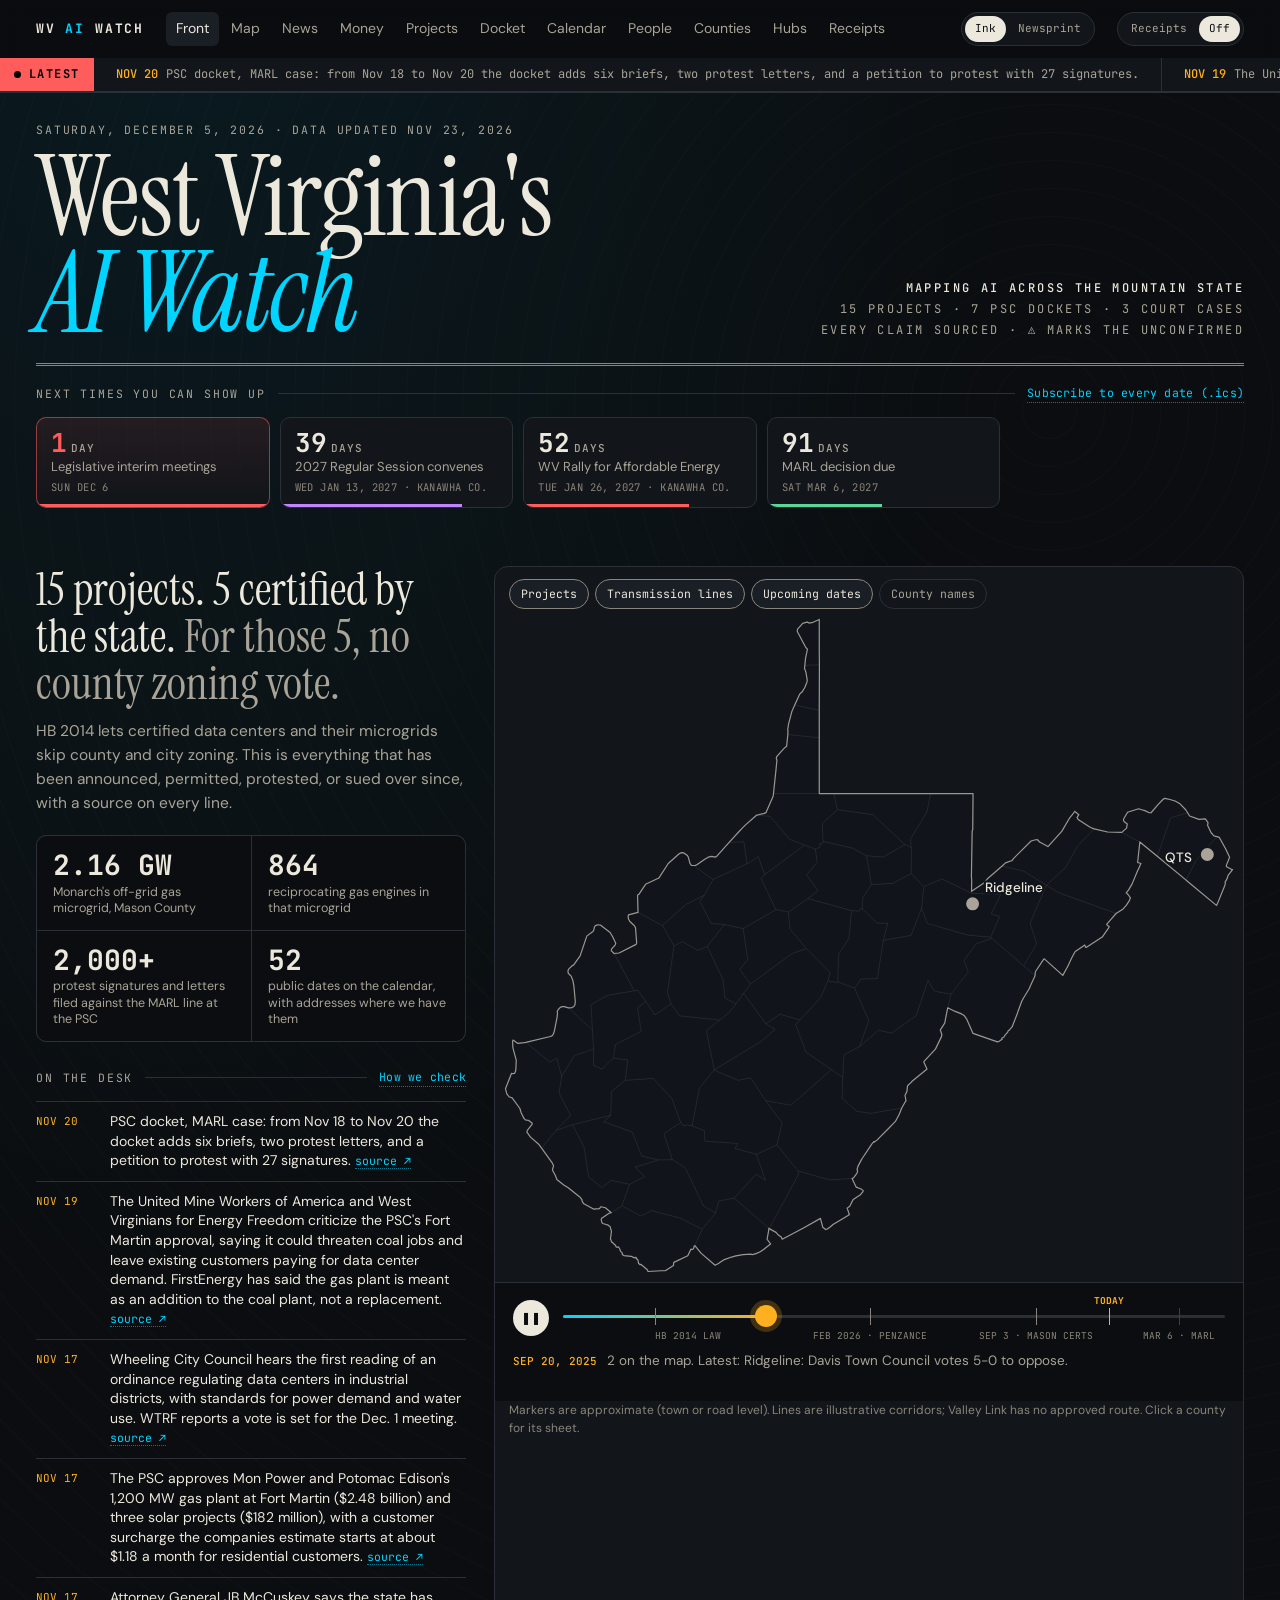
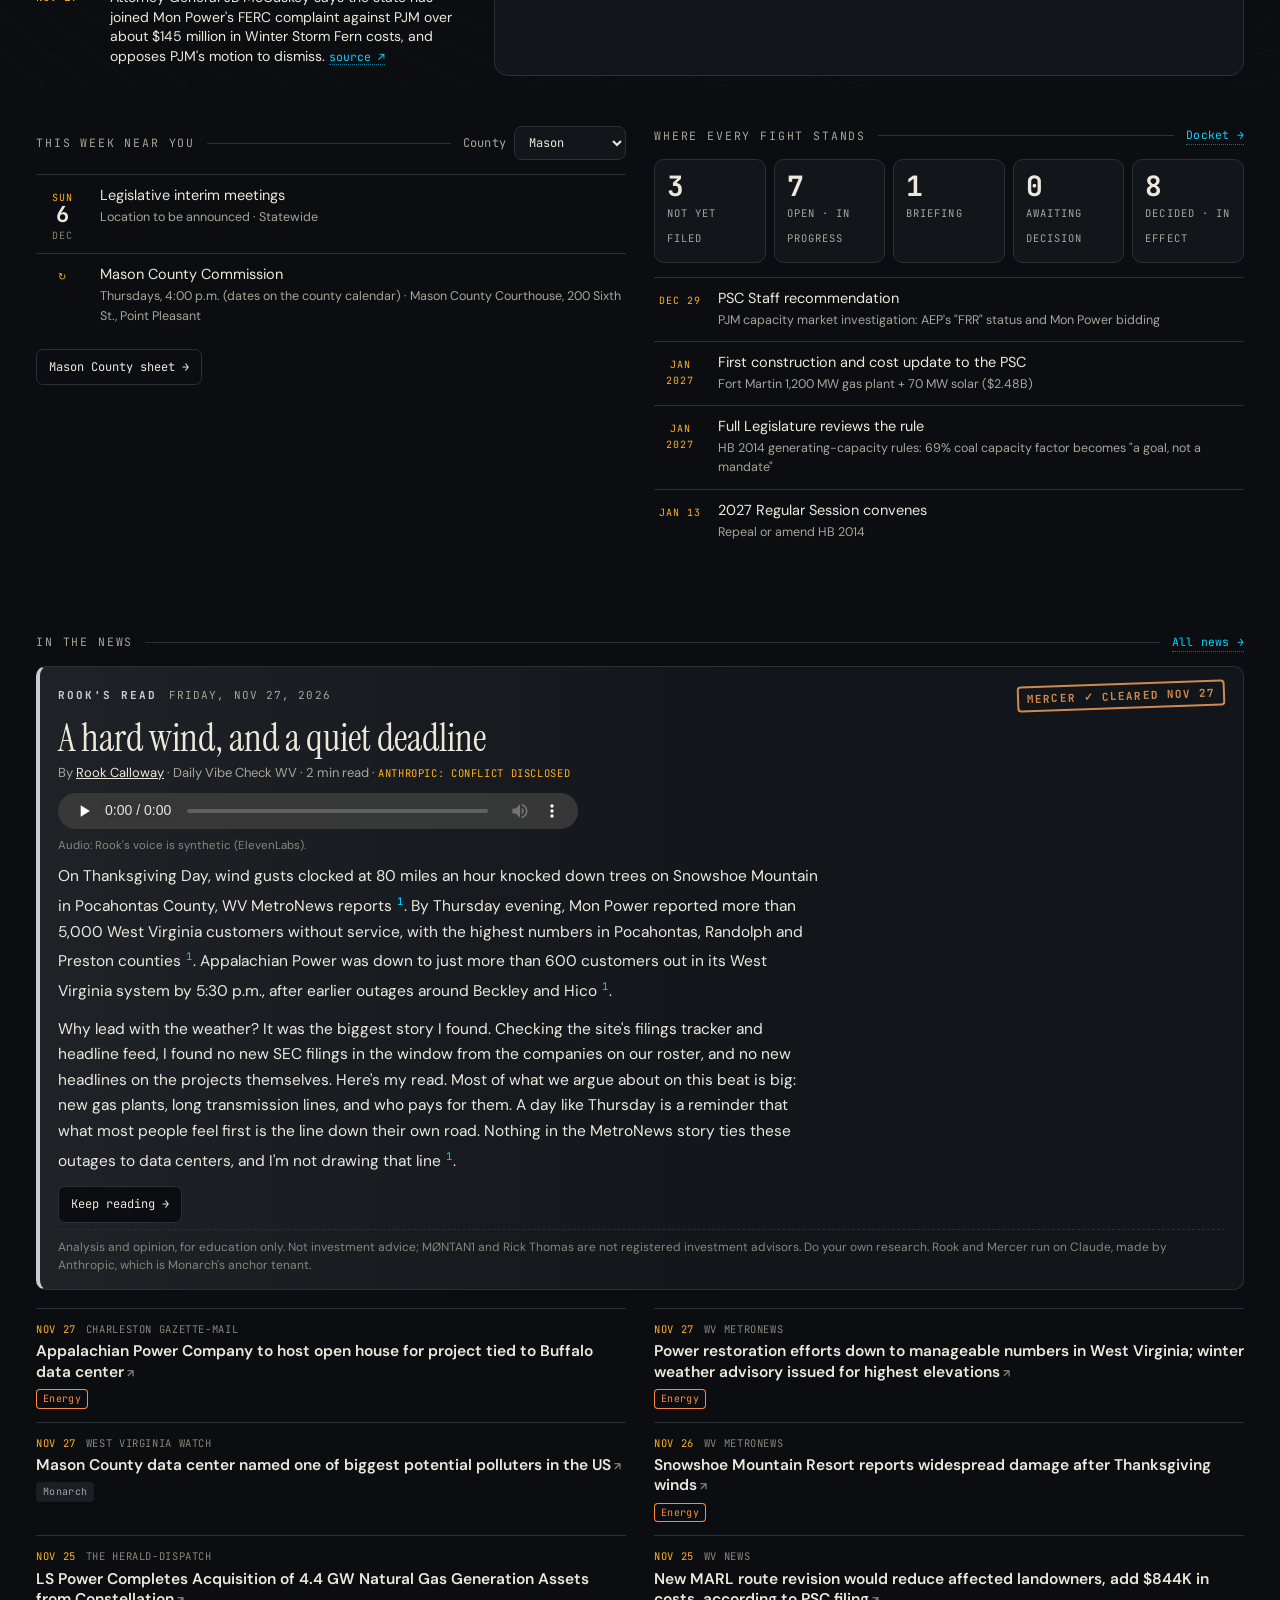
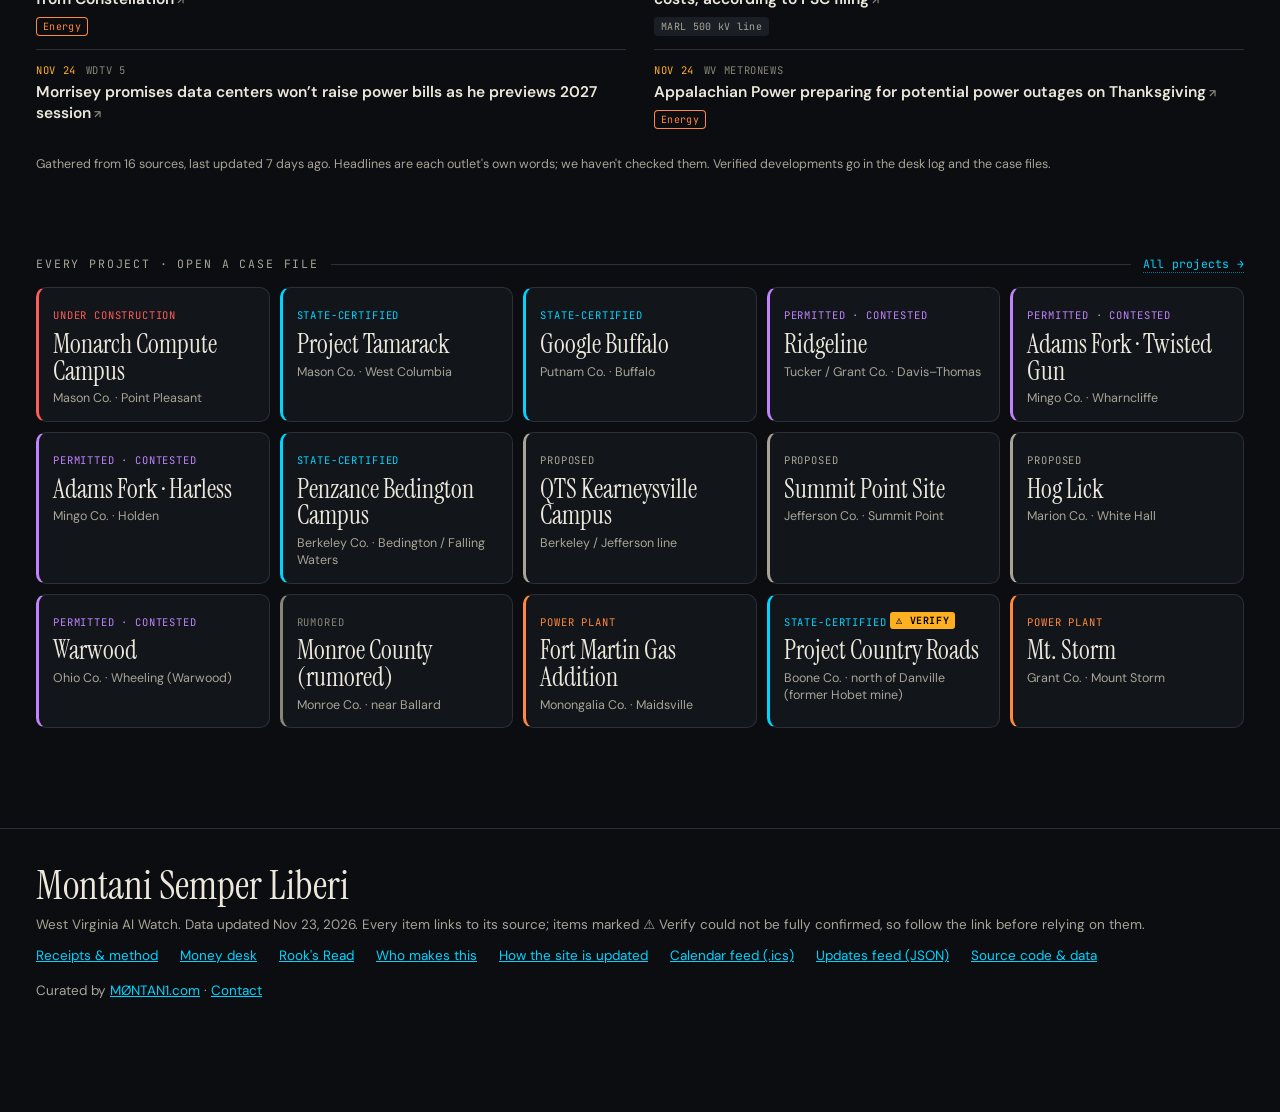
<file: index.html>
<!DOCTYPE html>
<html lang="en" data-theme="ink" data-v="20261103m">
<head>
<meta charset="UTF-8">
<meta name="viewport" content="width=device-width, initial-scale=1.0, viewport-fit=cover">
<title>West Virginia AI Watch: Data Centers, PSC Filings, Lawsuits, and Hearings Mapped</title>
<meta name="description" content="West Virginia AI Watch tracks every data center and AI power project in the state: Nscale Monarch, Google Buffalo, Starwood Tamarack, Fundamental Data Ridgeline, TransGas Adams Fork, Penzance and more. Case files, PSC and court dockets, a public-meetings calendar, county sheets to print, and a source on every claim.">
<meta name="keywords" content="West Virginia AI Watch, WV data centers map, HB 2014, PSC West Virginia data center, Monarch Compute Campus, Nscale, Fundamental Data Ridgeline, Tucker United, Google Buffalo WV, Project Tamarack, Adams Fork TransGas, Valley Link, MARL, Fort Martin, West Virginia public hearings, county commission meetings">
<meta name="author" content="MØNTAN1.com">
<meta name="robots" content="index, follow, max-image-preview:large">
<meta name="theme-color" content="#0B0D10">
<link rel="canonical" href="https://wvaihub.com/">

<link rel="icon" type="image/svg+xml" href="/assets/favicon.svg">
<link rel="icon" type="image/png" sizes="32x32" href="/assets/favicon-32x32.png">
<link rel="icon" type="image/png" sizes="16x16" href="/assets/favicon-16x16.png">
<link rel="apple-touch-icon" sizes="180x180" href="/assets/apple-touch-icon.png">
<link rel="manifest" href="/assets/site.webmanifest">
<link rel="alternate" type="text/calendar" title="WV AI Watch calendar" href="/calendar.ics">
<link rel="alternate" type="application/feed+json" title="WV AI Watch updates" href="/feed.json">

<meta property="og:type" content="website">
<meta property="og:site_name" content="WV AI Watch">
<meta property="og:locale" content="en_US">
<meta property="og:url" content="https://wvaihub.com/">
<meta property="og:title" content="West Virginia AI Watch: Mapping AI Across the Mountain State">
<meta property="og:description" content="13 data center and AI power projects, with case files, PSC and court dockets, every public hearing and meeting, printable county sheets, and a source on every claim.">
<meta property="og:image" content="https://wvaihub.com/assets/og-image.png">
<meta property="og:image:type" content="image/png">
<meta property="og:image:width" content="1200">
<meta property="og:image:height" content="630">
<meta property="og:image:alt" content="West Virginia's AI Watch: state outline map, 13 projects watched, 4 state-certified.">
<meta name="twitter:card" content="summary_large_image">
<meta name="twitter:title" content="West Virginia AI Watch">
<meta name="twitter:description" content="Mapping AI across the Mountain State: data centers, PSC filings, lawsuits, hearings, and the people involved.">
<meta name="twitter:image" content="https://wvaihub.com/assets/og-image.png">

<link rel="preconnect" href="https://fonts.googleapis.com">
<link rel="preconnect" href="https://fonts.gstatic.com" crossorigin>
<link href="https://fonts.googleapis.com/css2?family=DM+Sans:ital,opsz,wght@0,9..40,300..700;1,9..40,400&family=Instrument+Serif:ital@0;1&family=JetBrains+Mono:wght@400;500;700&display=swap" rel="stylesheet">
<link rel="stylesheet" href="assets/css/watch.css?v=20261103m">
<script>
  // Apply the saved theme before first paint (no flash).
  try { if (localStorage.getItem('wvaiwatch.theme') === 'news') document.documentElement.dataset.theme = 'news'; } catch (e) {}
</script>
<script type="application/ld+json">
{
  "@context": "https://schema.org",
  "@graph": [
    { "@type": "WebSite", "@id": "https://wvaihub.com/#website", "url": "https://wvaihub.com/", "name": "WV AI Watch",
      "description": "Tracking West Virginia's data center and AI power projects: case files, regulatory dockets, public meetings, and sources.",
      "inLanguage": "en-US", "publisher": { "@id": "https://wvaihub.com/#publisher" } },
    { "@type": "Organization", "@id": "https://wvaihub.com/#publisher", "name": "MØNTAN1",
      "alternateName": ["MØNTAN1.com", "MØNTAN1 Consulting", "Mountain State Freedom Tech", "MSFT-WV", "HODL in the Holler"],
      "url": "https://montaniai.com", "contactPoint": { "@type": "ContactPoint", "contactType": "general", "url": "https://wvaihub.com/#/contact" },
      "sameAs": ["https://montanibitcoin.com", "https://www.meetup.com/msft-wv/"],
      "areaServed": { "@type": "AdministrativeArea", "name": "West Virginia" },
      "logo": { "@type": "ImageObject", "url": "https://wvaihub.com/assets/icon-512.png", "width": 512, "height": 512 } },
    { "@type": "Dataset", "@id": "https://wvaihub.com/#data", "name": "WV AI Watch data",
      "description": "Projects, docket items, public events, standing meetings, people, and sourced connections for West Virginia data center and AI power projects.",
      "url": "https://wvaihub.com/", "creator": { "@id": "https://wvaihub.com/#publisher" }, "dateModified": "2026-11-03",
      "spatialCoverage": { "@type": "Place", "name": "West Virginia" },
      "distribution": [ { "@type": "DataDownload", "encodingFormat": "application/json", "contentUrl": "https://wvaihub.com/data/projects.json" },
                        { "@type": "DataDownload", "encodingFormat": "application/json", "contentUrl": "https://wvaihub.com/data/companies.json" },
                        { "@type": "DataDownload", "encodingFormat": "text/calendar", "contentUrl": "https://wvaihub.com/calendar.ics" } ] }
  ]
}
</script>
</head>
<body>
<a class="skip" href="#app">Skip to content</a>

<header class="hdr">
  <div class="wrap hdr-in">
    <a class="logo" href="#/">WV <b>AI</b> WATCH</a>
    <nav class="nav" id="nav" aria-label="Main"></nav>
    <span class="sp"></span>
    <div class="toggle" role="group" aria-label="Theme"><button type="button" data-theme-set="ink" aria-pressed="true">Ink</button><button type="button" data-theme-set="news" aria-pressed="false">Newsprint</button></div>
    <div class="toggle" role="group" aria-label="Receipts mode" title="Show sources and verification status inline"><button type="button" data-rx-set="1" aria-pressed="false">Receipts</button><button type="button" data-rx-set="0" aria-pressed="true">Off</button></div>
    <button type="button" class="menu-btn" id="menuBtn" aria-label="Menu" aria-expanded="false" aria-controls="drawer"><span></span></button>
  </div>
  <div class="rx-banner"><div class="wrap">RECEIPTS MODE · sources and verification status are shown inline. <a href="#/receipts">How we check →</a></div></div>
  <div class="ticker" id="ticker" aria-label="Latest updates"></div>
</header>

<div class="drawer" id="drawer">
  <nav id="drawerLinks" aria-label="Main (mobile)"></nav>
  <div class="toggles">
    <div class="toggle" role="group" aria-label="Theme"><button type="button" data-theme-set="ink">Ink</button><button type="button" data-theme-set="news">Newsprint</button></div>
    <div class="toggle" role="group" aria-label="Receipts mode"><button type="button" data-rx-set="1">Receipts</button><button type="button" data-rx-set="0">Off</button></div>
  </div>
</div>

<main id="app" tabindex="-1">
  <div class="wrap loading">
    <h1 style="font-family:var(--serif);font-weight:400;font-size:56px;line-height:1">West Virginia's AI Watch</h1>
    <p>Mapping AI across the Mountain State. Loading the desk…</p>
    <noscript>
      <p style="margin-top:16px">This site needs JavaScript for the map, case files, and calendar. Everything is also available as plain files:
        <a href="data/projects.json">projects</a>, <a href="data/docket.json">docket</a>, <a href="data/events.json">events</a>,
        <a href="calendar.ics">calendar (.ics)</a>, and the sourced dossier in
        <a href="https://github.com/m0ntan1/WV-AI-HUB/tree/main/research">/research</a>.</p>
    </noscript>
  </div>
</main>

<footer class="ftr">
  <div class="wrap">
    <p class="big">Montani Semper Liberi</p>
    <p>West Virginia AI Watch. Data updated <span id="updated">Nov 3, 2026</span>. Every item links to its source; items marked ⚠ Verify could not be fully confirmed, so follow the link before relying on them.</p>
    <div class="row">
      <a href="#/receipts">Receipts &amp; method</a>
      <a href="#/money">Money desk</a>
      <a href="#/rook">Rook's Read</a>
      <a href="#/desk">Who makes this</a>
      <a href="https://github.com/m0ntan1/WV-AI-HUB/blob/main/docs/update-plan.md" target="_blank" rel="noopener">How the site is updated</a>
      <a href="calendar.ics">Calendar feed (.ics)</a>
      <a href="feed.json">Updates feed (JSON)</a>
      <a href="https://github.com/m0ntan1/WV-AI-HUB" target="_blank" rel="noopener">Source code &amp; data</a>
    </div>
    <p style="margin-top:14px">Curated by <a href="https://montaniai.com" target="_blank" rel="noopener" class="brand-mark">M<span class="slash">Ø</span>NTAN1.com</a> · <a href="#/contact">Contact</a></p>
  </div>
</footer>

<!-- Hidden copy of the contact form so Netlify Forms registers it at deploy time.
     Field names must match assets/js/views/contact.js exactly. -->
<form name="contact" netlify netlify-honeypot="bot-field" hidden>
  <input type="hidden" name="form-name" value="contact">
  <input type="hidden" name="subject">
  <input name="bot-field">
  <input type="radio" name="topic" value="question"><input type="radio" name="topic" value="tip"><input type="radio" name="topic" value="correction">
  <textarea name="message"></textarea>
  <input type="email" name="email">
</form>

<nav class="tabbar" aria-label="Quick">
  <a href="#/" data-nav=""><svg viewBox="0 0 24 24" fill="none" stroke="currentColor" stroke-width="1.8"><path d="M4 10l8-6 8 6v10H4z"/></svg>Front</a>
  <a href="#/map" data-nav="map"><svg viewBox="0 0 24 24" fill="none" stroke="currentColor" stroke-width="1.8"><path d="M3 6l6-2 6 2 6-2v14l-6 2-6-2-6 2z M9 4v14 M15 6v14"/></svg>Map</a>
  <a href="#/calendar" data-nav="calendar"><svg viewBox="0 0 24 24" fill="none" stroke="currentColor" stroke-width="1.8"><rect x="4" y="5" width="16" height="15" rx="2"/><path d="M4 10h16 M9 3v4 M15 3v4"/></svg>Dates</a>
  <a href="#/docket" data-nav="docket"><svg viewBox="0 0 24 24" fill="none" stroke="currentColor" stroke-width="1.8"><path d="M5 4h10l4 4v12H5z M8 11h8 M8 15h8"/></svg>Docket</a>
  <a href="#/counties" data-nav="counties"><svg viewBox="0 0 24 24" fill="none" stroke="currentColor" stroke-width="1.8"><path d="M12 21s-7-6.2-7-11a7 7 0 0114 0c0 4.8-7 11-7 11z"/><circle cx="12" cy="10" r="2.5"/></svg>Counties</a>
</nav>

<script type="module" src="assets/js/main.js?v=20261103m"></script>
</body>
</html>
</file>
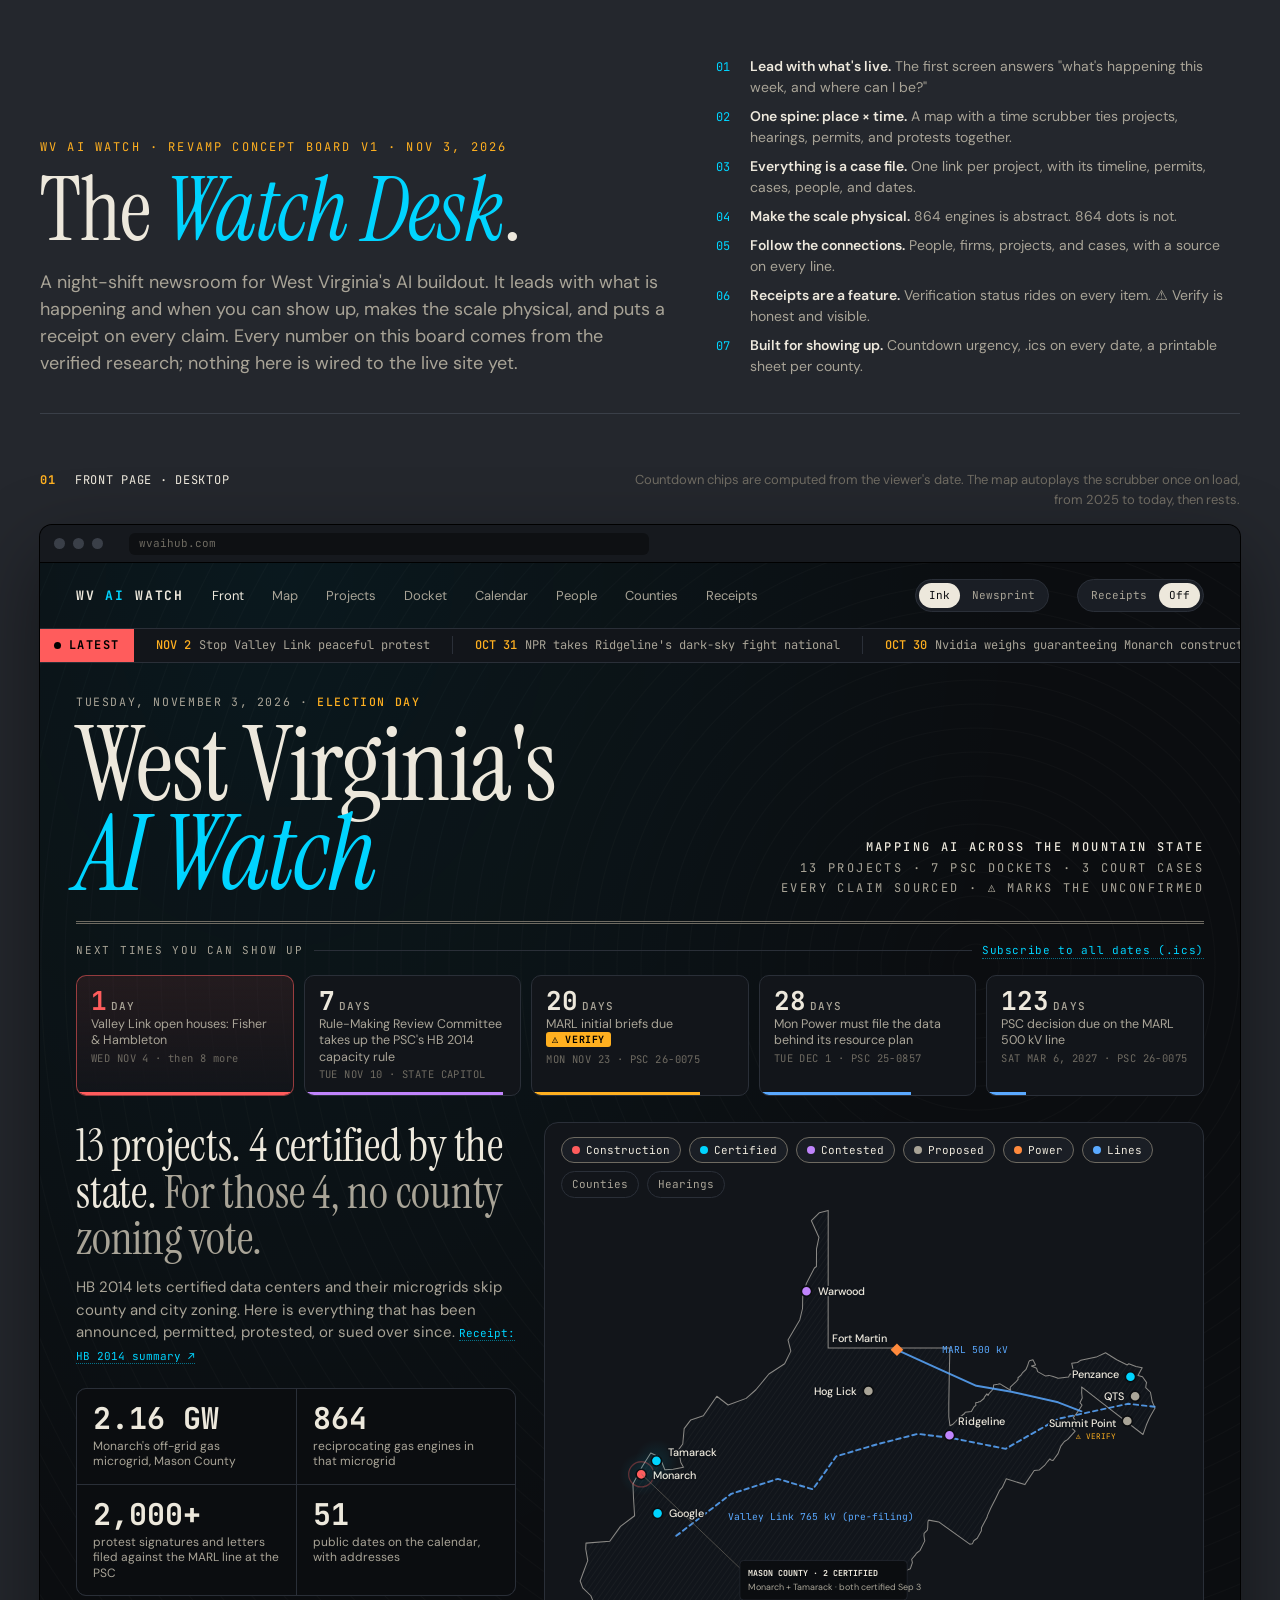
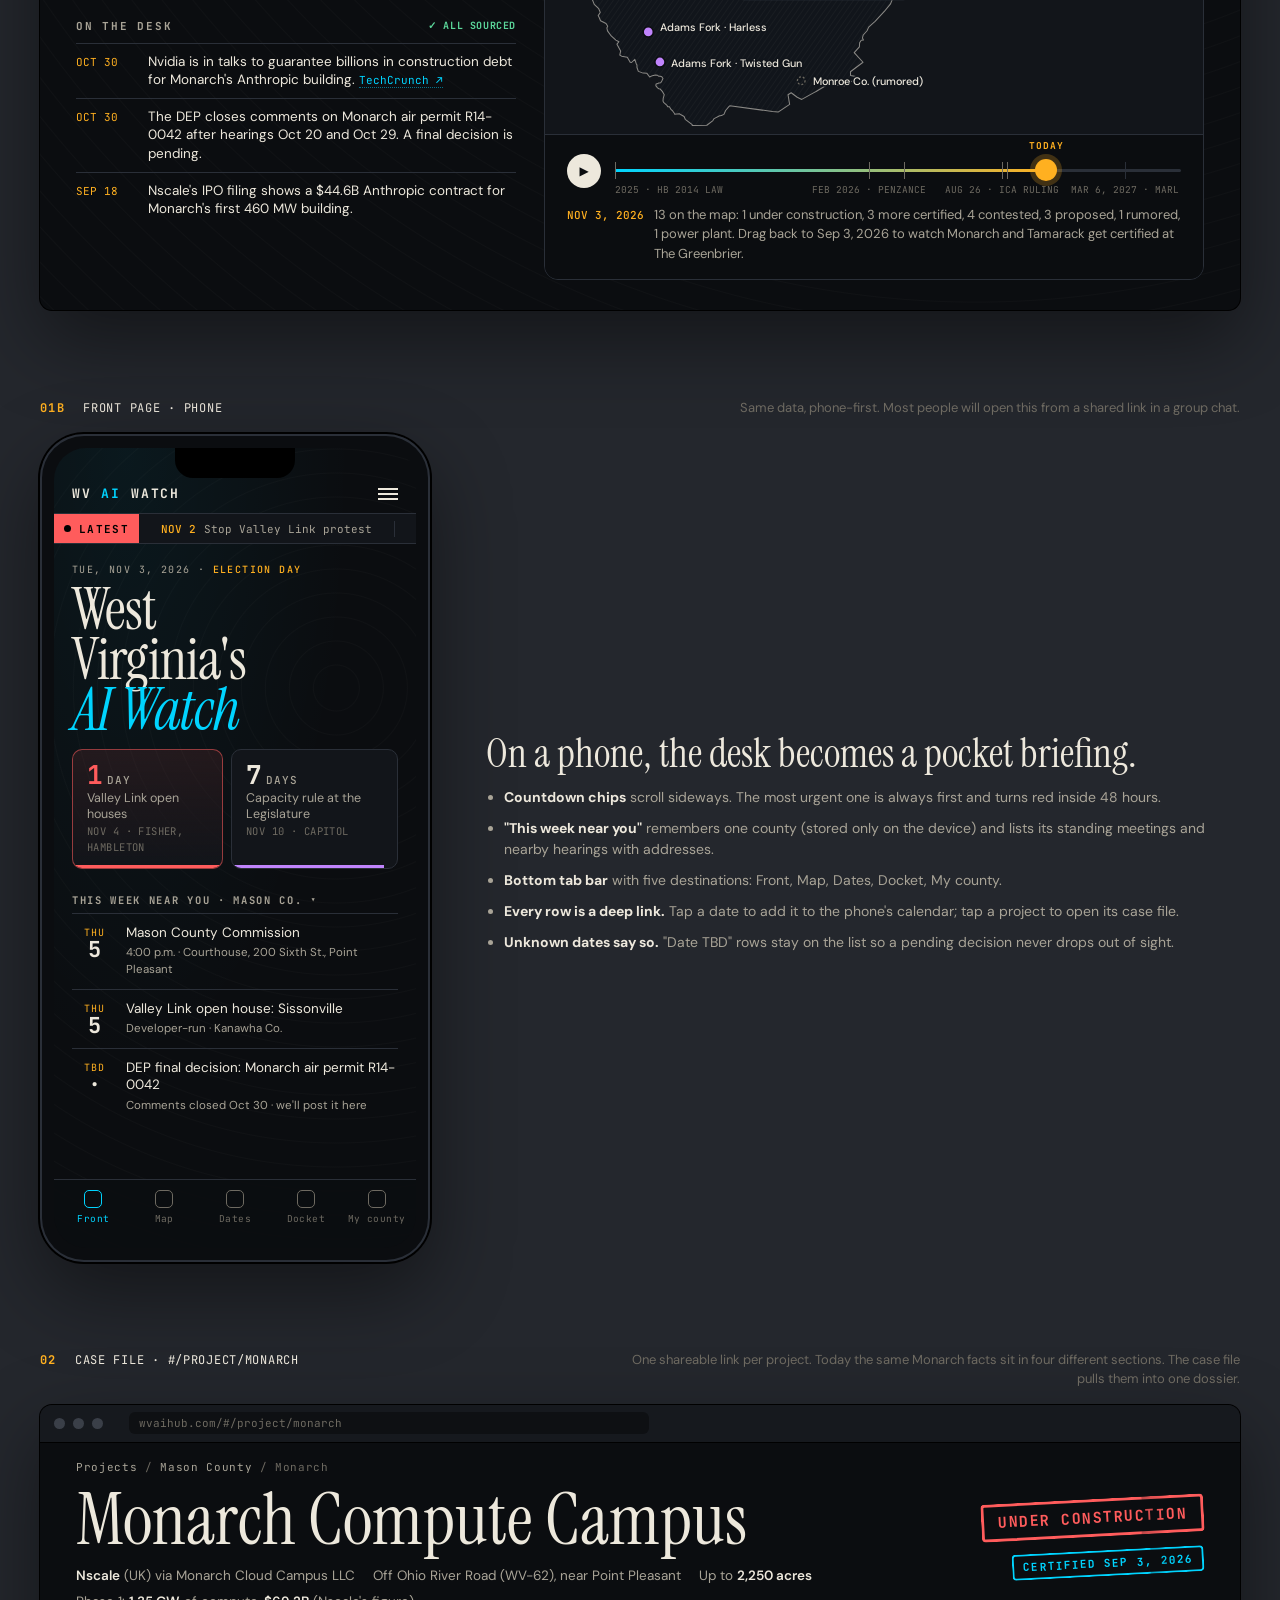
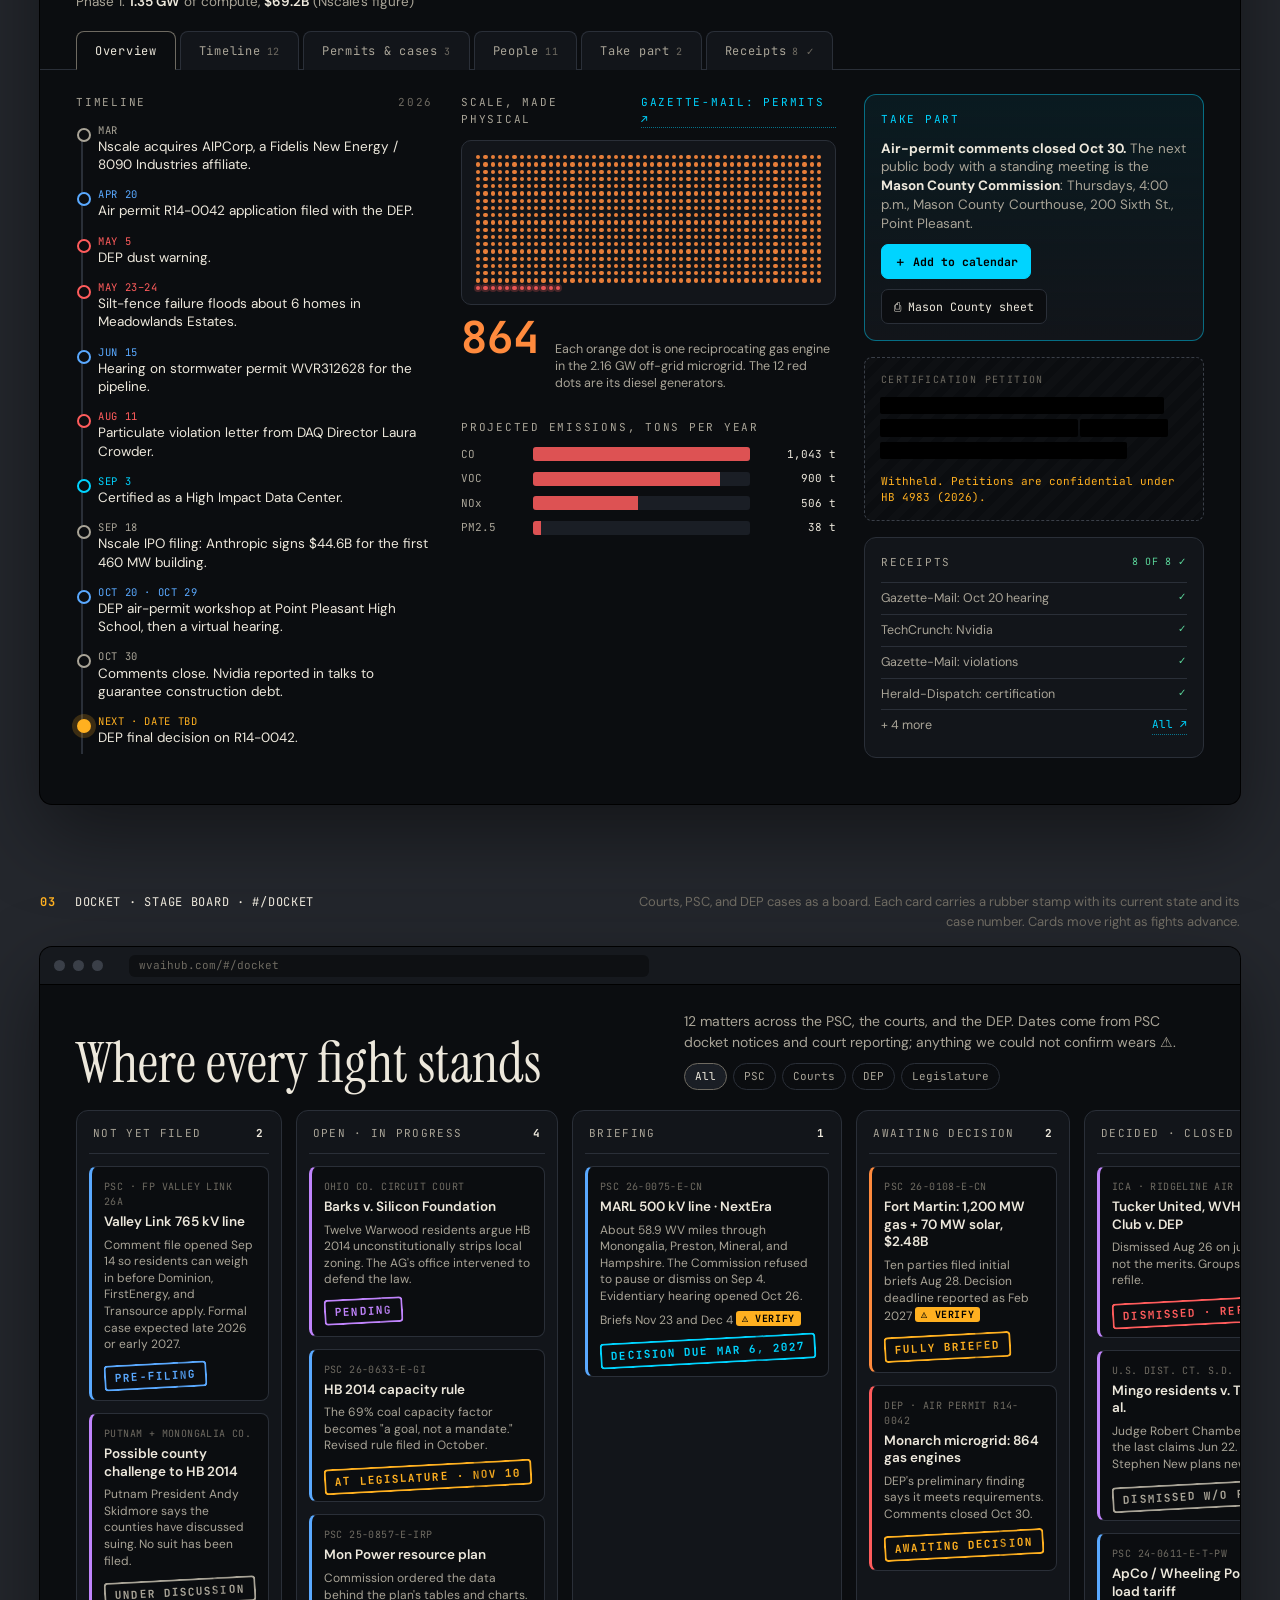
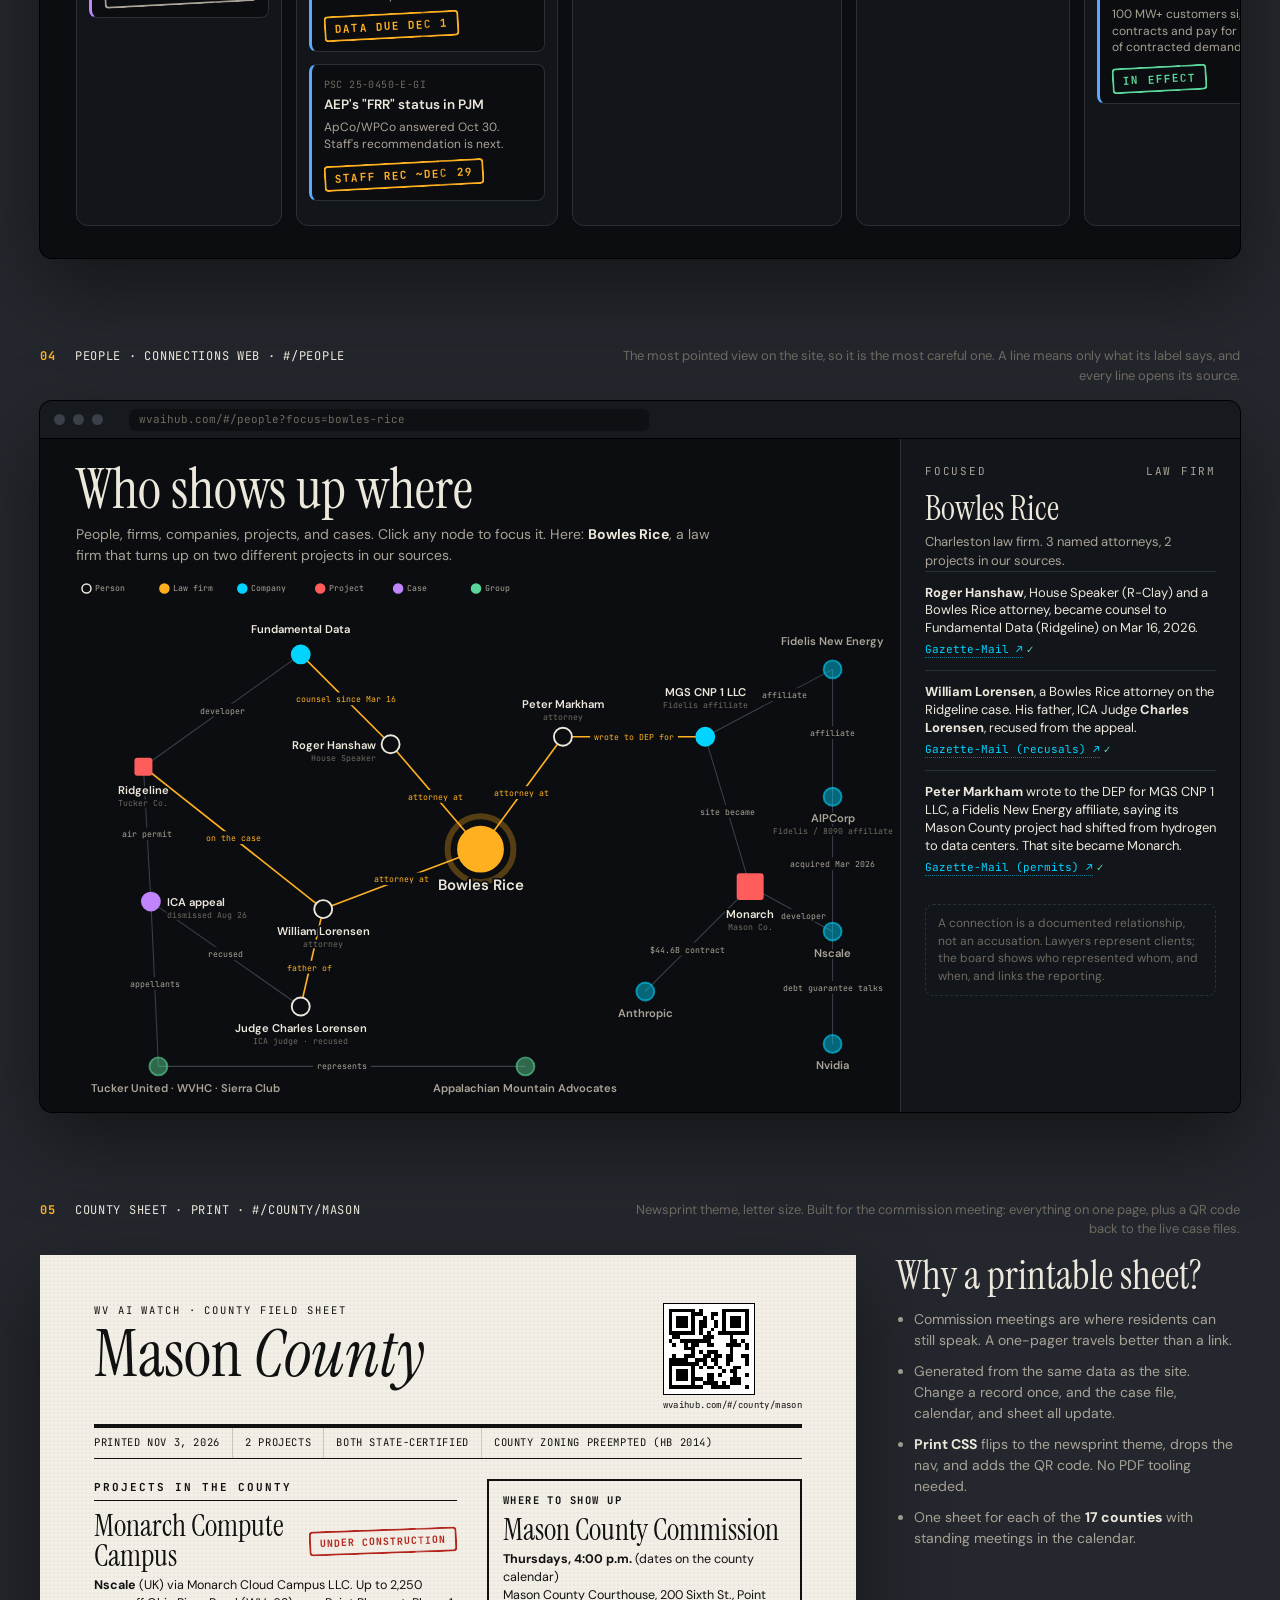
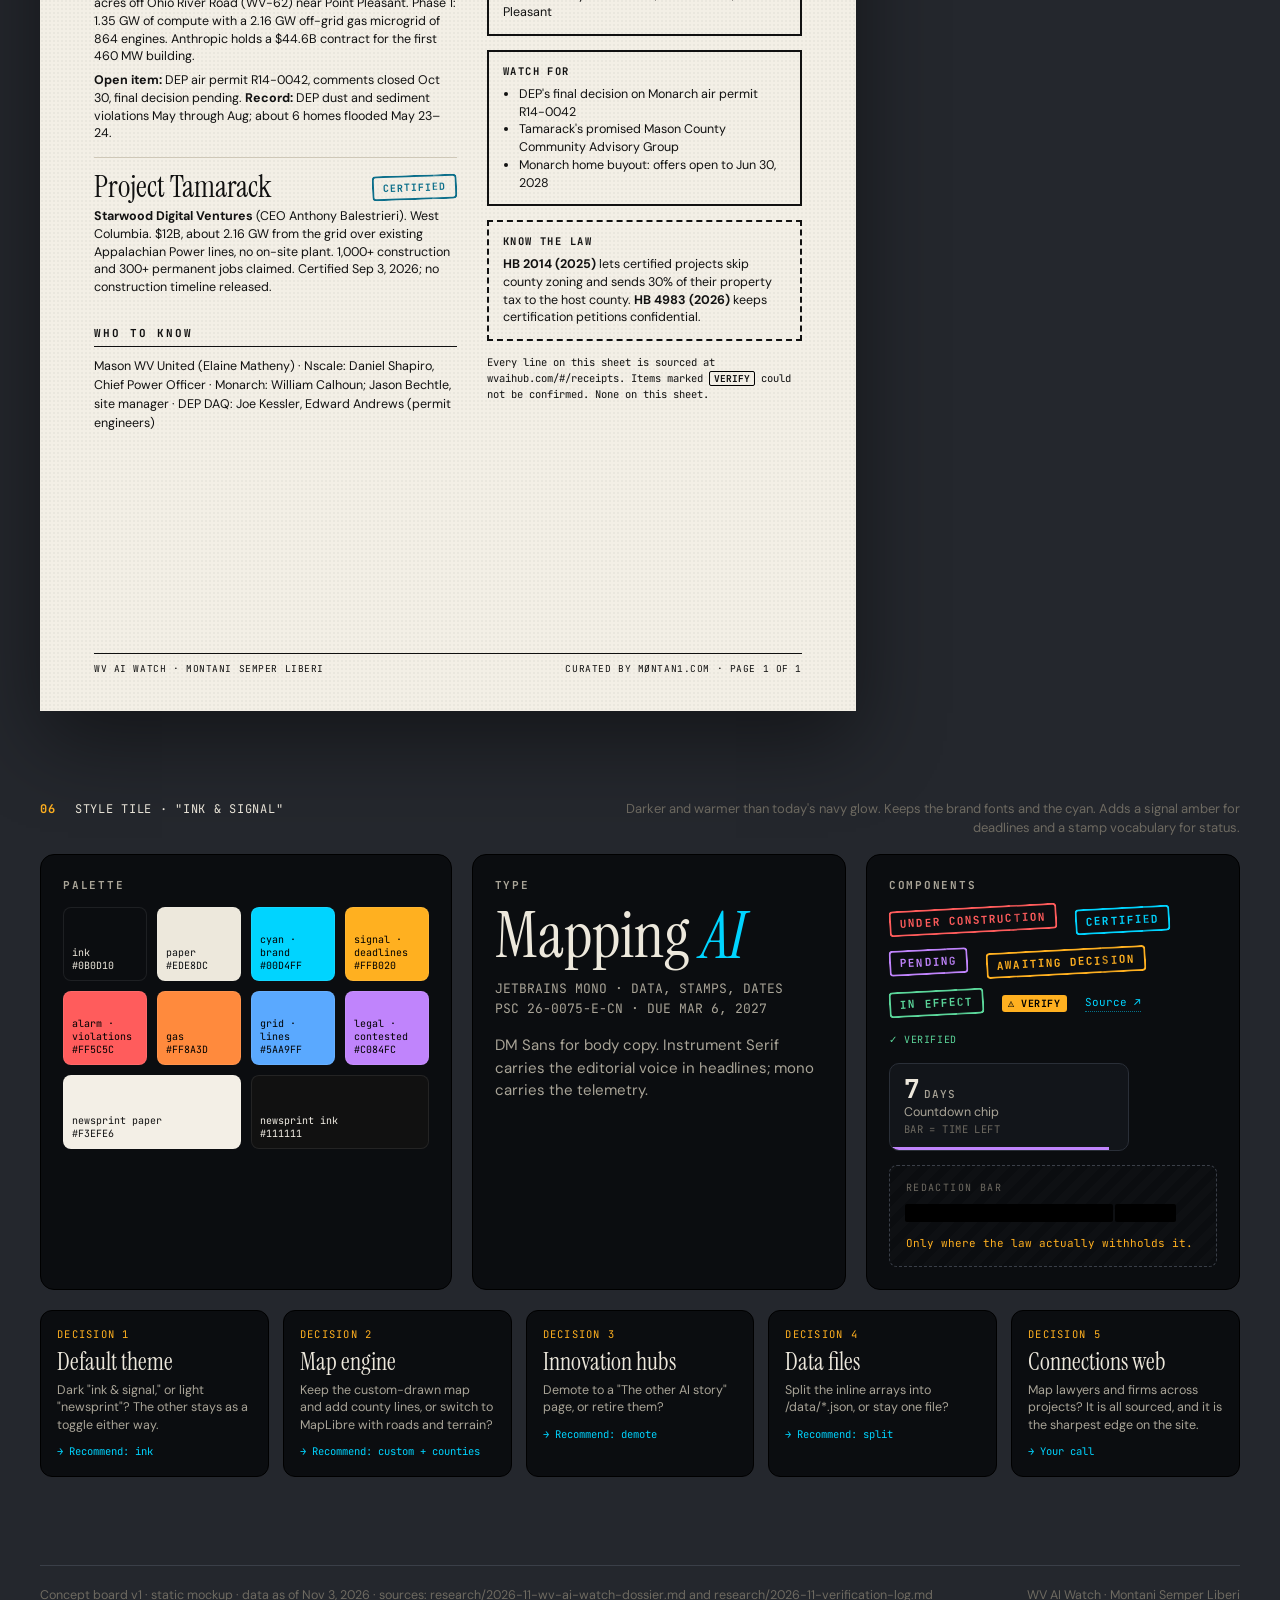
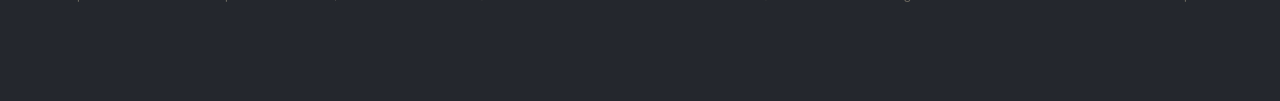
<file: design/concept-board.html>
<!doctype html>
<html lang="en">
<head>
<meta charset="utf-8">
<meta name="viewport" content="width=device-width, initial-scale=1">
<title>Watch Desk Concept Board</title>
<meta name="robots" content="noindex">
<link rel="preconnect" href="https://fonts.googleapis.com">
<link rel="preconnect" href="https://fonts.gstatic.com" crossorigin>
<link href="https://fonts.googleapis.com/css2?family=DM+Sans:ital,opsz,wght@0,9..40,300..700;1,9..40,400&family=Instrument+Serif:ital@0;1&family=JetBrains+Mono:wght@400;500;700&display=swap" rel="stylesheet">
<style>
/* =====================================================================
   WV AI WATCH · "THE WATCH DESK" · CONCEPT BOARD v1 (Nov 3, 2026)
   Static mockup. Every fact on this board comes from the verified site
   data (index.html, research/). Nothing here is wired to the live site.
   ===================================================================== */
:root{
  --ink:#0B0D10; --ink-2:#12151A; --ink-3:#1A1E25; --rule:#2A2F38;
  --paper:#EDE8DC; --paper-dim:#A9A497; --paper-faint:#6E6A61;
  --cyan:#00D4FF; --signal:#FFB020; --alarm:#FF5C5C; --gas:#FF8A3D;
  --grid:#5AA9FF; --legal:#C084FC; --ok:#5BD69A;
  --news:#F3EFE6; --news-ink:#111111; --news-rule:#CFC8B8;
  --serif:'Instrument Serif',Georgia,serif;
  --sans:'DM Sans',system-ui,sans-serif;
  --mono:'JetBrains Mono',ui-monospace,monospace;
  --board:#24272D;
}
*{box-sizing:border-box;margin:0;padding:0}
html{background:var(--board)}
body{background:var(--board);color:var(--paper);font-family:var(--sans);font-size:15px;line-height:1.5;-webkit-font-smoothing:antialiased}
a{color:inherit}
.mono{font-family:var(--mono)}
.serif{font-family:var(--serif)}

/* ---------- board chrome ---------- */
.board{max-width:1520px;margin:0 auto;padding:56px 40px 96px}
.board-head{display:grid;grid-template-columns:1.2fr 1fr;gap:48px;align-items:end;border-bottom:1px solid #3a3f48;padding-bottom:36px;margin-bottom:56px}
.board-kicker{font-family:var(--mono);font-size:12px;letter-spacing:.18em;text-transform:uppercase;color:var(--signal)}
.board-title{font-family:var(--serif);font-weight:400;font-size:88px;line-height:.92;letter-spacing:-.01em;margin:14px 0 18px}
.board-title em{color:var(--cyan)}
.board-dek{font-size:18px;color:var(--paper-dim);max-width:640px}
.principles{list-style:none;counter-reset:p;display:grid;gap:8px}
.principles li{counter-increment:p;display:grid;grid-template-columns:34px 1fr;font-size:14px;color:var(--paper-dim)}
.principles li::before{content:counter(p,decimal-leading-zero);font-family:var(--mono);font-size:12px;color:var(--cyan);padding-top:2px}
.principles b{color:var(--paper);font-weight:600}

.frame{margin:0 0 88px}
.frame-label{display:flex;gap:18px;align-items:baseline;margin-bottom:16px;font-family:var(--mono);font-size:12px;letter-spacing:.12em;text-transform:uppercase;color:var(--paper-dim)}
.frame-label .n{color:var(--signal);font-weight:700}
.frame-label .t{color:var(--paper);letter-spacing:.06em}
.frame-label .note{margin-left:auto;text-transform:none;letter-spacing:0;font-family:var(--sans);font-size:13px;color:var(--paper-faint);max-width:620px;text-align:right}
.frame-row{display:grid;grid-template-columns:390px 1fr;gap:56px;align-items:center}

/* browser + phone chrome */
.browser{background:var(--ink);border-radius:12px;overflow:hidden;box-shadow:0 30px 80px rgba(0,0,0,.45),0 0 0 1px #000}
.browser-bar{height:38px;background:#16191E;display:flex;align-items:center;gap:8px;padding:0 14px;border-bottom:1px solid #000}
.browser-bar i{width:11px;height:11px;border-radius:50%;background:#3A3F48;display:block}
.browser-bar .url{margin-left:18px;flex:1;max-width:520px;height:22px;border-radius:6px;background:#0E1013;font-family:var(--mono);font-size:11px;color:var(--paper-faint);display:flex;align-items:center;padding:0 10px}
.phone{width:390px;background:var(--ink);border-radius:44px;padding:14px;box-shadow:0 30px 80px rgba(0,0,0,.45),0 0 0 2px #000,inset 0 0 0 2px #2A2F38}
.phone-screen{border-radius:32px;overflow:hidden;background:var(--ink);height:800px;position:relative}
.notch{width:120px;height:30px;background:#000;border-radius:0 0 18px 18px;margin:0 auto;position:relative;z-index:3}

/* ---------- shared site components ---------- */
.topo{background-image:radial-gradient(ellipse at 20% 0%,rgba(0,212,255,.06),transparent 55%),repeating-radial-gradient(circle at 78% 30%,transparent 0 22px,rgba(237,232,220,.025) 23px,transparent 24px)}
.nav{display:flex;align-items:center;gap:28px;padding:16px 36px;border-bottom:1px solid var(--rule)}
.logo{font-family:var(--mono);font-size:13px;font-weight:700;letter-spacing:.14em;color:var(--paper)}
.logo b{color:var(--cyan)}
.nav a{font-size:13px;text-decoration:none;color:var(--paper-dim)}
.nav a.on{color:var(--paper)}
.nav .sp{flex:1}
.toggle{display:flex;gap:2px;background:var(--ink-3);border:1px solid var(--rule);border-radius:999px;padding:3px;font-family:var(--mono);font-size:11px}
.toggle span{padding:4px 10px;border-radius:999px;color:var(--paper-dim)}
.toggle span.on{background:var(--paper);color:var(--ink)}

.ticker{display:flex;align-items:center;gap:0;height:34px;background:var(--ink-2);border-bottom:1px solid var(--rule);font-family:var(--mono);font-size:12px;overflow:hidden;white-space:nowrap}
.ticker .live{background:var(--alarm);color:#000;font-weight:700;height:100%;display:flex;align-items:center;padding:0 14px;letter-spacing:.12em}
.ticker .live::before{content:'';width:7px;height:7px;border-radius:50%;background:#000;margin-right:8px;animation:blink 1.4s infinite}
@keyframes blink{50%{opacity:.2}}
.ticker .item{padding:0 22px;border-right:1px solid var(--rule);color:var(--paper-dim)}
.ticker .item b{color:var(--signal);font-weight:500;margin-right:8px}

.vfy{display:inline-flex;align-items:center;gap:4px;font-family:var(--mono);font-size:10px;font-weight:700;letter-spacing:.06em;color:#000;background:var(--signal);border-radius:3px;padding:1px 6px;vertical-align:2px;text-transform:uppercase}
.rcpt{font-family:var(--mono);font-size:11px;color:var(--cyan);text-decoration:none;border-bottom:1px dotted rgba(0,212,255,.5)}
.ok{font-family:var(--mono);font-size:10px;color:var(--ok);letter-spacing:.06em}

.stamp{display:inline-block;white-space:nowrap;font-family:var(--mono);font-weight:700;font-size:11px;letter-spacing:.1em;text-transform:uppercase;padding:5px 9px 4px;border:2px solid currentColor;border-radius:4px;transform:rotate(-3deg);position:relative;line-height:1.15;
  -webkit-mask-image:radial-gradient(circle at 30% 40%,#000 60%,rgba(0,0,0,.75) 61%,#000 75%);mask-image:radial-gradient(circle at 30% 40%,#000 60%,rgba(0,0,0,.75) 61%,#000 75%)}
.stamp.alarm{color:var(--alarm)} .stamp.cyan{color:var(--cyan)} .stamp.legal{color:var(--legal)}
.stamp.signal{color:var(--signal)} .stamp.dim{color:var(--paper-dim)} .stamp.ok{color:var(--ok);font-size:11px}
.stamp.big{font-size:15px;padding:8px 14px 7px;border-width:3px}

.redact{display:inline-block;background:#000;color:transparent;border-radius:1px;height:1.05em;vertical-align:-2px;box-shadow:0 0 0 1px #000;position:relative}
.redact-block{border:1px dashed #3a3f48;border-radius:8px;padding:14px 16px;background:repeating-linear-gradient(-45deg,transparent 0 8px,rgba(255,255,255,.015) 8px 16px)}
.redact-block .lbl{font-family:var(--mono);font-size:10px;letter-spacing:.14em;text-transform:uppercase;color:var(--paper-faint);margin-bottom:8px}
.redact-block .why{font-family:var(--mono);font-size:11px;color:var(--signal);margin-top:10px}

.chip{display:flex;flex-direction:column;gap:2px;min-width:0;padding:12px 14px 12px;border:1px solid var(--rule);border-radius:10px;background:var(--ink-2);position:relative;overflow:hidden}
.chip .cd{font-family:var(--mono);font-weight:700;font-size:26px;line-height:1;color:var(--paper)}
.chip .cd small{font-size:11px;font-weight:500;letter-spacing:.1em;color:var(--paper-dim);margin-left:4px}
.chip .what{font-size:12.5px;line-height:1.3;color:var(--paper-dim)}
.chip .when{font-family:var(--mono);font-size:10.5px;color:var(--paper-faint);letter-spacing:.04em}
.chip::after{content:'';position:absolute;left:0;bottom:0;height:3px;background:var(--c,var(--cyan));width:var(--w,100%)}
.chip.hot{border-color:rgba(255,92,92,.55);background:linear-gradient(180deg,rgba(255,92,92,.10),var(--ink-2))}
.chip.hot .cd{color:var(--alarm)}

/* ---------- FRAME 1: front page ---------- */
.fp-mast{padding:30px 36px 0;display:flex;align-items:flex-end;justify-content:space-between;gap:24px}
.fp-dateline{font-family:var(--mono);font-size:11.5px;letter-spacing:.14em;text-transform:uppercase;color:var(--paper-dim)}
.fp-dateline b{color:var(--signal);font-weight:500}
.fp-title{font-family:var(--serif);font-weight:400;font-size:104px;line-height:.86;letter-spacing:-.015em;margin-top:10px}
.fp-title em{font-style:italic;color:var(--cyan)}
.fp-sub{font-family:var(--mono);font-size:12px;letter-spacing:.2em;text-transform:uppercase;color:var(--paper-dim);text-align:right;line-height:1.7}
.fp-sub b{display:block;color:var(--paper);font-weight:500}
.fp-rule{height:0;border-top:3px double var(--paper-faint);margin:22px 36px 0}
.cd-strip{display:grid;grid-template-columns:repeat(5,1fr);gap:10px;padding:16px 36px}
.cd-head{display:flex;align-items:center;gap:10px;padding:18px 36px 0;font-family:var(--mono);font-size:11px;letter-spacing:.16em;text-transform:uppercase;color:var(--paper-dim)}
.cd-head::after{content:'';flex:1;border-top:1px solid var(--rule)}
.cd-head .ics{color:var(--cyan);letter-spacing:.06em;text-transform:none;order:3}
.fp-body{display:grid;grid-template-columns:440px 1fr;gap:28px;padding:10px 36px 30px}
.fp-hed{font-family:var(--serif);font-size:46px;line-height:1.02;font-weight:400;letter-spacing:-.005em}
.fp-hed span{color:var(--paper-dim)}
.fp-dek{margin-top:14px;color:var(--paper-dim);font-size:15px}
.fp-stats{display:grid;grid-template-columns:1fr 1fr;gap:1px;background:var(--rule);border:1px solid var(--rule);border-radius:10px;overflow:hidden;margin-top:22px}
.fp-stats div{background:var(--ink);padding:14px 16px}
.fp-stats b{display:block;font-family:var(--mono);font-size:30px;font-weight:700;line-height:1.05;color:var(--paper)}
.fp-stats span{font-size:12px;color:var(--paper-dim);line-height:1.3;display:block;margin-top:4px}
.fp-latest{margin-top:22px}
.fp-latest h4{font-family:var(--mono);font-size:11px;letter-spacing:.16em;text-transform:uppercase;color:var(--paper-dim);margin-bottom:8px;display:flex;justify-content:space-between}
.fp-latest li{list-style:none;display:grid;grid-template-columns:62px 1fr;gap:10px;padding:9px 0;border-top:1px solid var(--rule);font-size:13.5px;line-height:1.35}
.fp-latest li time{font-family:var(--mono);font-size:11px;color:var(--signal);padding-top:2px}

.mapcard{background:var(--ink-2);border:1px solid var(--rule);border-radius:14px;padding:14px 16px 0;position:relative;overflow:hidden}
.map-top{display:flex;gap:8px;align-items:center;flex-wrap:wrap;font-family:var(--mono);font-size:11px}
.layer{padding:4px 10px;border-radius:999px;border:1px solid var(--rule);color:var(--paper-dim)}
.layer.on{border-color:var(--paper-faint);color:var(--paper);background:var(--ink-3)}
.layer i{display:inline-block;width:8px;height:8px;border-radius:50%;margin-right:6px;vertical-align:0}
.map-top .sp{flex:1}
.mapsvg{display:block;width:100%;height:auto;margin-top:6px}
.scrub{border-top:1px solid var(--rule);margin:0 -16px;padding:14px 22px 16px;background:var(--ink)}
.scrub-row{display:flex;align-items:center;gap:14px}
.play{width:34px;height:34px;border-radius:50%;background:var(--paper);color:var(--ink);display:flex;align-items:center;justify-content:center;font-size:12px;flex:none}
.track{position:relative;flex:1;height:44px}
.track .base{position:absolute;left:0;right:0;top:20px;height:3px;background:var(--rule);border-radius:2px}
.track .fill{position:absolute;left:0;top:20px;height:3px;background:linear-gradient(90deg,var(--cyan),var(--signal));border-radius:2px}
.track .tick{position:absolute;top:13px;width:1px;height:17px;background:var(--paper-faint)}
.track .tick span{position:absolute;top:21px;left:0;transform:translateX(-50%);white-space:nowrap;font-family:var(--mono);font-size:9.5px;color:var(--paper-faint)}
.track .tick.future{background:var(--rule)}
.track .tick:first-of-type span,.track .tick.first span{transform:none}
.track .tick.last span{transform:translateX(-100%)}
.track .handle{position:absolute;top:10px;width:22px;height:22px;margin-left:-11px;border-radius:50%;background:var(--signal);box-shadow:0 0 0 5px rgba(255,176,32,.22)}
.track .handle::after{content:'TODAY';position:absolute;bottom:28px;left:50%;transform:translateX(-50%);font-family:var(--mono);font-size:9.5px;font-weight:700;color:var(--signal);letter-spacing:.1em}
.scrub-cap{margin-top:12px;font-size:13px;color:var(--paper-dim);display:flex;gap:10px}
.scrub-cap b{font-family:var(--mono);font-size:11px;color:var(--signal);font-weight:500;padding-top:2px;white-space:nowrap}

/* phone */
.m-nav{display:flex;justify-content:space-between;align-items:center;padding:6px 18px 10px;border-bottom:1px solid var(--rule)}
.m-nav .burger{width:20px;height:12px;border-top:2px solid var(--paper);border-bottom:2px solid var(--paper);position:relative}
.m-nav .burger::after{content:'';position:absolute;left:0;right:0;top:3px;border-top:2px solid var(--paper)}
.m-mast{padding:18px 18px 0}
.m-mast .fp-title{font-size:58px}
.m-cd{display:flex;gap:8px;overflow:hidden;padding:14px 18px}
.m-cd .chip{min-width:150px}
.m-week{padding:2px 18px}
.m-week h4{font-family:var(--mono);font-size:10.5px;letter-spacing:.16em;text-transform:uppercase;color:var(--paper-dim);margin:8px 0 4px}
.m-ev{display:grid;grid-template-columns:44px 1fr;gap:10px;padding:10px 0;border-top:1px solid var(--rule)}
.m-ev .d{font-family:var(--mono);text-align:center;line-height:1}
.m-ev .d b{display:block;font-size:22px;color:var(--paper)}
.m-ev .d span{font-size:10px;letter-spacing:.1em;color:var(--signal)}
.m-ev .t{font-size:13.5px;line-height:1.3}
.m-ev .w{font-size:11.5px;color:var(--paper-dim);margin-top:3px}
.m-tab{position:absolute;left:0;right:0;bottom:0;display:grid;grid-template-columns:repeat(5,1fr);border-top:1px solid var(--rule);background:rgba(11,13,16,.96);padding:10px 4px 22px;font-family:var(--mono);font-size:9.5px;text-align:center;color:var(--paper-faint);letter-spacing:.04em}
.m-tab span.on{color:var(--cyan)}
.m-tab i{display:block;width:18px;height:18px;margin:0 auto 4px;border:1.5px solid currentColor;border-radius:5px}

/* ---------- FRAME 2: case file ---------- */
.cf{padding:0 0 30px}
.cf-crumb{padding:16px 36px 0;font-family:var(--mono);font-size:11px;color:var(--paper-faint);letter-spacing:.06em}
.cf-crumb a{text-decoration:none;color:var(--paper-dim)}
.cf-head{display:grid;grid-template-columns:1fr auto;gap:30px;padding:12px 36px 18px;align-items:start}
.cf-title{font-family:var(--serif);font-weight:400;font-size:72px;line-height:.92}
.cf-meta{margin-top:12px;display:flex;flex-wrap:wrap;gap:6px 18px;font-size:13.5px;color:var(--paper-dim)}
.cf-meta b{color:var(--paper);font-weight:600}
.cf-stamps{display:flex;flex-direction:column;align-items:flex-end;gap:12px;padding-top:12px}
.tabs{display:flex;gap:4px;padding:0 36px;border-bottom:1px solid var(--rule)}
.tab{position:relative;padding:10px 18px 9px;font-family:var(--mono);font-size:12px;letter-spacing:.06em;color:var(--paper-dim);background:var(--ink-2);border:1px solid var(--rule);border-bottom:none;border-radius:8px 8px 0 0;top:1px}
.tab.on{background:var(--ink);color:var(--paper);border-color:var(--paper-faint);border-bottom:1px solid var(--ink)}
.tab .ct{font-size:10px;color:var(--paper-faint);margin-left:6px}
.cf-grid{display:grid;grid-template-columns:1fr 1.05fr 340px;gap:28px;padding:24px 36px 0}
.h5{font-family:var(--mono);font-size:11px;letter-spacing:.16em;text-transform:uppercase;color:var(--paper-dim);margin-bottom:12px;display:flex;justify-content:space-between;gap:10px}
.tl{list-style:none;position:relative;padding-left:22px}
.tl::before{content:'';position:absolute;left:5px;top:6px;bottom:6px;width:2px;background:var(--rule)}
.tl li{position:relative;padding:0 0 13px;font-size:13.5px;line-height:1.35}
.tl li::before{content:'';position:absolute;left:-21px;top:5px;width:10px;height:10px;border-radius:50%;background:var(--ink);border:2px solid var(--c,var(--paper-faint))}
.tl li time{display:block;font-family:var(--mono);font-size:10.5px;color:var(--c,var(--paper-faint));letter-spacing:.06em;margin-bottom:1px}
.tl li.next::before{background:var(--signal);border-color:var(--signal);box-shadow:0 0 0 5px rgba(255,176,32,.2)}
.tl li.next{color:var(--paper)}
.engines{display:grid;grid-template-columns:repeat(48,1fr);gap:3px;padding:14px;background:var(--ink-2);border:1px solid var(--rule);border-radius:10px}
.engines i{aspect-ratio:1;border-radius:50%;background:var(--gas);opacity:.9}
.engines i.d{background:var(--alarm);box-shadow:0 0 0 2px rgba(255,92,92,.25)}
.eng-cap{display:flex;justify-content:space-between;align-items:baseline;margin-top:10px;gap:16px}
.eng-cap b{font-family:var(--mono);font-size:44px;line-height:1;color:var(--gas)}
.eng-cap span{font-size:12.5px;color:var(--paper-dim);line-height:1.35}
.bars{margin-top:22px;display:grid;gap:8px}
.bar{display:grid;grid-template-columns:62px 1fr 76px;align-items:center;gap:10px;font-family:var(--mono);font-size:11px;color:var(--paper-dim)}
.bar .b{height:14px;background:var(--ink-3);border-radius:3px;overflow:hidden}
.bar .b i{display:block;height:100%;background:var(--alarm);opacity:.85}
.bar .v{text-align:right;color:var(--paper)}
.side-box{border:1px solid var(--rule);border-radius:12px;padding:16px;background:var(--ink-2);margin-bottom:16px}
.side-box.act{border-color:rgba(0,212,255,.45);background:linear-gradient(180deg,rgba(0,212,255,.07),var(--ink-2))}
.side-box p{font-size:13.5px;line-height:1.4;color:var(--paper-dim)}
.side-box p b{color:var(--paper)}
.btn{display:inline-flex;align-items:center;gap:6px;font-family:var(--mono);font-size:11.5px;padding:8px 12px;border-radius:7px;border:1px solid var(--rule);color:var(--paper);background:var(--ink);margin:10px 6px 0 0;text-decoration:none}
.btn.pri{background:var(--cyan);color:#000;border-color:var(--cyan);font-weight:700}
.src li{list-style:none;display:flex;justify-content:space-between;gap:10px;padding:6px 0;border-top:1px solid var(--rule);font-size:12.5px;color:var(--paper-dim)}

/* ---------- FRAME 3: docket board ---------- */
.dk{padding:26px 36px 32px}
.dk-hed{display:flex;justify-content:space-between;align-items:flex-end;gap:30px;margin-bottom:20px}
.dk-hed h2{font-family:var(--serif);font-weight:400;font-size:56px;line-height:.95}
.dk-hed p{color:var(--paper-dim);font-size:14px;max-width:520px}
.dk-filters{display:flex;gap:6px;font-family:var(--mono);font-size:11px}
.cols{display:grid;grid-template-columns:repeat(5,1fr);gap:14px}
.col{background:var(--ink-2);border:1px solid var(--rule);border-radius:12px;padding:12px;min-height:520px}
.col-h{display:flex;justify-content:space-between;font-family:var(--mono);font-size:11px;letter-spacing:.12em;text-transform:uppercase;color:var(--paper-dim);padding:2px 4px 12px;border-bottom:1px solid var(--rule);margin-bottom:12px}
.col-h b{color:var(--paper)}
.card{background:var(--ink);border:1px solid var(--rule);border-left:3px solid var(--c,var(--paper-faint));border-radius:8px;padding:12px 12px 12px;margin-bottom:12px;position:relative}
.card .no{font-family:var(--mono);font-size:10px;color:var(--paper-faint);letter-spacing:.04em}
.card h6{font-size:13.5px;font-weight:600;line-height:1.3;margin:4px 0 6px;color:var(--paper)}
.card p{font-size:12px;line-height:1.38;color:var(--paper-dim)}
.card .st{margin-top:10px}
.card .tag{display:inline-block;font-family:var(--mono);font-size:9.5px;padding:1px 6px;border-radius:3px;background:var(--ink-3);color:var(--paper-dim);margin-right:4px;letter-spacing:.04em}

/* ---------- FRAME 4: connections ---------- */
.cx{display:grid;grid-template-columns:1fr 340px;gap:0}
.cx-main{padding:24px 0 0 36px}
.cx-main h2{font-family:var(--serif);font-weight:400;font-size:56px;line-height:.95}
.cx-main .dek{color:var(--paper-dim);font-size:14px;max-width:640px;margin-top:8px}
.cxsvg{display:block;width:100%;height:auto;margin-top:6px}
.cx-side{border-left:1px solid var(--rule);padding:24px 24px;background:var(--ink-2)}
.cx-side .who{font-family:var(--serif);font-size:34px;line-height:1}
.cx-side .role{font-size:13px;color:var(--paper-dim);margin-top:6px}
.cx-side .edge{padding:12px 0;border-top:1px solid var(--rule);font-size:13px;line-height:1.38}
.cx-side .edge b{color:var(--paper)}
.cx-side .edge .rcpt{display:inline-block;margin-top:5px}
.cx-side .caveat{margin-top:16px;font-size:12px;color:var(--paper-faint);line-height:1.45;border:1px dashed var(--rule);border-radius:8px;padding:10px 12px}

/* ---------- FRAME 5: county sheet (newsprint) ---------- */
.print-wrap{display:grid;grid-template-columns:auto 1fr;gap:40px;align-items:start}
.sheet{width:816px;min-height:1056px;background:var(--news);color:var(--news-ink);padding:48px 54px;box-shadow:0 30px 80px rgba(0,0,0,.45);position:relative;
  background-image:radial-gradient(rgba(0,0,0,.035) 1px,transparent 1.2px);background-size:4px 4px}
.sh-top{display:flex;justify-content:space-between;align-items:flex-start;border-bottom:4px solid var(--news-ink);padding-bottom:12px}
.sh-k{font-family:var(--mono);font-size:10.5px;letter-spacing:.18em;text-transform:uppercase}
.sh-title{font-family:var(--serif);font-size:66px;line-height:.9;font-weight:400;margin-top:6px}
.sh-title em{font-style:italic}
.qr{width:92px;height:92px;display:grid;grid-template-columns:repeat(21,1fr);background:#fff;padding:5px;border:1px solid #000}
.qr i{background:#000}.qr i.w{background:transparent}
.qr-cap{font-family:var(--mono);font-size:9px;text-align:center;margin-top:4px;letter-spacing:.04em}
.sh-strip{display:flex;gap:0;border-bottom:1px solid var(--news-ink);font-family:var(--mono);font-size:10.5px;letter-spacing:.06em}
.sh-strip span{white-space:nowrap;padding:7px 12px 7px 0;margin-right:12px;border-right:1px solid var(--news-rule)}
.sh-cols{display:grid;grid-template-columns:1.15fr 1fr;gap:30px;margin-top:20px}
.sh h3{font-family:var(--mono);font-size:11px;letter-spacing:.18em;text-transform:uppercase;border-bottom:1px solid var(--news-ink);padding-bottom:5px;margin:0 0 10px}
.sh-proj{padding:0 0 14px;margin-bottom:14px;border-bottom:1px solid var(--news-rule)}
.sh-proj h4{font-family:var(--serif);font-size:30px;font-weight:400;line-height:1;display:flex;justify-content:space-between;align-items:center;gap:10px}
.sh-proj p{font-size:12.5px;line-height:1.42;margin-top:6px}
.sh-proj .stamp{font-size:10px;transform:rotate(-2deg)}
.sh-box{border:2px solid var(--news-ink);padding:12px 14px;margin-bottom:14px}
.sh-box h5{font-family:var(--mono);font-size:10.5px;letter-spacing:.14em;text-transform:uppercase;margin-bottom:6px}
.sh-box p,.sh-box li{font-size:12.5px;line-height:1.42}
.sh-box ul{padding-left:16px}
.sh-big{font-family:var(--serif);font-size:30px;line-height:1.02}
.sh-foot{position:absolute;left:54px;right:54px;bottom:34px;border-top:1px solid var(--news-ink);padding-top:8px;display:flex;justify-content:space-between;font-family:var(--mono);font-size:9.5px;letter-spacing:.06em}
.sh .vfyp{font-family:var(--mono);font-size:9.5px;font-weight:700;border:1.5px solid #000;padding:0 4px;border-radius:2px}
.print-notes{font-size:14px;color:var(--paper-dim);max-width:460px}
.print-notes h3{font-family:var(--serif);font-weight:400;font-size:40px;line-height:1;color:var(--paper);margin-bottom:14px}
.print-notes li{margin:0 0 10px 18px}
.print-notes b{color:var(--paper)}

/* ---------- FRAME 6: style tile ---------- */
.tile{display:grid;grid-template-columns:1.1fr 1fr 1fr;gap:20px}
.tbox{background:var(--ink);border-radius:14px;padding:22px;border:1px solid #000}
.tbox h4{font-family:var(--mono);font-size:11px;letter-spacing:.16em;text-transform:uppercase;color:var(--paper-dim);margin-bottom:14px}
.sw{display:grid;grid-template-columns:repeat(4,1fr);gap:10px}
.sw div{border-radius:8px;height:74px;padding:8px;display:flex;flex-direction:column;justify-content:flex-end;font-family:var(--mono);font-size:10px;line-height:1.3;border:1px solid rgba(255,255,255,.08)}
.type-a{font-family:var(--serif);font-size:64px;line-height:.9}
.type-a em{color:var(--cyan)}
.type-b{font-family:var(--mono);font-size:13px;color:var(--paper-dim);margin-top:14px;line-height:1.6}
.type-c{font-size:15px;margin-top:14px;color:var(--paper-dim)}
.comp{display:flex;flex-wrap:wrap;gap:16px 18px;align-items:center}
.decisions{display:grid;grid-template-columns:repeat(5,1fr);gap:14px;margin-top:20px}
.dec{background:var(--ink);border:1px solid #000;border-radius:12px;padding:16px}
.dec .q{font-family:var(--mono);font-size:10.5px;color:var(--signal);letter-spacing:.12em}
.dec h5{font-family:var(--serif);font-weight:400;font-size:24px;line-height:1.05;margin:6px 0 8px}
.dec p{font-size:12.5px;color:var(--paper-dim);line-height:1.4}
.dec .rec{margin-top:10px;font-family:var(--mono);font-size:10.5px;color:var(--cyan)}
.board-foot{border-top:1px solid #3a3f48;padding-top:20px;font-size:12.5px;color:var(--paper-faint);display:flex;justify-content:space-between;gap:30px}

@media (prefers-reduced-motion:reduce){*{animation:none!important}}
</style>
</head>
<body>
<div class="board">

<!-- ============================== HEADER ============================== -->
<header class="board-head">
  <div>
    <div class="board-kicker">WV AI Watch · Revamp concept board v1 · Nov 3, 2026</div>
    <h1 class="board-title">The <em>Watch Desk</em>.</h1>
    <p class="board-dek">A night-shift newsroom for West Virginia's AI buildout. It leads with what is happening and when you can show up, makes the scale physical, and puts a receipt on every claim. Every number on this board comes from the verified research; nothing here is wired to the live site yet.</p>
  </div>
  <ol class="principles">
    <li><span><b>Lead with what's live.</b> The first screen answers "what's happening this week, and where can I be?"</span></li>
    <li><span><b>One spine: place × time.</b> A map with a time scrubber ties projects, hearings, permits, and protests together.</span></li>
    <li><span><b>Everything is a case file.</b> One link per project, with its timeline, permits, cases, people, and dates.</span></li>
    <li><span><b>Make the scale physical.</b> 864 engines is abstract. 864 dots is not.</span></li>
    <li><span><b>Follow the connections.</b> People, firms, projects, and cases, with a source on every line.</span></li>
    <li><span><b>Receipts are a feature.</b> Verification status rides on every item. ⚠ Verify is honest and visible.</span></li>
    <li><span><b>Built for showing up.</b> Countdown urgency, .ics on every date, a printable sheet per county.</span></li>
  </ol>
</header>

<!-- ============================== FRAME 1 ============================== -->
<section class="frame">
  <div class="frame-label"><span class="n">01</span><span class="t">Front page · desktop</span><span class="note">Countdown chips are computed from the viewer's date. The map autoplays the scrubber once on load, from 2025 to today, then rests.</span></div>
  <div class="browser">
    <div class="browser-bar"><i></i><i></i><i></i><div class="url">wvaihub.com</div></div>
    <div class="topo">
      <nav class="nav">
        <span class="logo">WV <b>AI</b> WATCH</span>
        <a class="on" href="#">Front</a><a href="#">Map</a><a href="#">Projects</a><a href="#">Docket</a><a href="#">Calendar</a><a href="#">People</a><a href="#">Counties</a><a href="#">Receipts</a>
        <span class="sp"></span>
        <span class="toggle"><span class="on">Ink</span><span>Newsprint</span></span>
        <span class="toggle"><span>Receipts</span><span class="on">Off</span></span>
      </nav>
      <div class="ticker">
        <span class="live">LATEST</span>
        <span class="item"><b>NOV 2</b>Stop Valley Link peaceful protest</span>
        <span class="item"><b>OCT 31</b>NPR takes Ridgeline's dark-sky fight national</span>
        <span class="item"><b>OCT 30</b>Nvidia weighs guaranteeing Monarch construction debt</span>
        <span class="item"><b>OCT 30</b>Monarch air-permit comments close</span>
        <span class="item"><b>OCT 26</b>MARL evidentiary hearing opens</span>
      </div>
      <div class="fp-mast">
        <div>
          <div class="fp-dateline">Tuesday, November 3, 2026 · <b>Election Day</b></div>
          <h2 class="fp-title">West Virginia's<br><em>AI Watch</em></h2>
        </div>
        <div class="fp-sub"><b>Mapping AI Across the Mountain State</b>13 projects · 7 PSC dockets · 3 court cases<br>Every claim sourced · ⚠ marks the unconfirmed</div>
      </div>
      <div class="fp-rule"></div>
      <div class="cd-head">Next times you can show up <a class="ics rcpt" href="#">Subscribe to all dates (.ics)</a></div>
      <div class="cd-strip">
        <div class="chip hot" style="--c:var(--alarm)"><span class="cd">1<small>DAY</small></span><span class="what">Valley Link open houses: Fisher &amp; Hambleton</span><span class="when">WED NOV 4 · then 8 more</span></div>
        <div class="chip" style="--c:var(--legal);--w:92%"><span class="cd">7<small>DAYS</small></span><span class="what">Rule-Making Review Committee takes up the PSC's HB 2014 capacity rule</span><span class="when">TUE NOV 10 · STATE CAPITOL</span></div>
        <div class="chip" style="--c:var(--signal);--w:78%"><span class="cd">20<small>DAYS</small></span><span class="what">MARL initial briefs due <span class="vfy">⚠ Verify</span></span><span class="when">MON NOV 23 · PSC 26-0075</span></div>
        <div class="chip" style="--c:var(--grid);--w:70%"><span class="cd">28<small>DAYS</small></span><span class="what">Mon Power must file the data behind its resource plan</span><span class="when">TUE DEC 1 · PSC 25-0857</span></div>
        <div class="chip" style="--c:var(--grid);--w:18%"><span class="cd">123<small>DAYS</small></span><span class="what">PSC decision due on the MARL 500 kV line</span><span class="when">SAT MAR 6, 2027 · PSC 26-0075</span></div>
      </div>
      <div class="fp-body">
        <div>
          <h3 class="fp-hed">13 projects. 4 certified by the state. <span>For those 4, no county zoning vote.</span></h3>
          <p class="fp-dek">HB 2014 lets certified data centers and their microgrids skip county and city zoning. Here is everything that has been announced, permitted, protested, or sued over since. <a class="rcpt" href="#">Receipt: HB 2014 summary ↗</a></p>
          <div class="fp-stats">
            <div><b>2.16 GW</b><span>Monarch's off-grid gas microgrid, Mason County</span></div>
            <div><b>864</b><span>reciprocating gas engines in that microgrid</span></div>
            <div><b>2,000+</b><span>protest signatures and letters filed against the MARL line at the PSC</span></div>
            <div><b>51</b><span>public dates on the calendar, with addresses</span></div>
          </div>
          <div class="fp-latest">
            <h4><span>On the desk</span><span class="ok">✓ ALL SOURCED</span></h4>
            <ul>
              <li><time>OCT 30</time><span>Nvidia is in talks to guarantee billions in construction debt for Monarch's Anthropic building. <a class="rcpt" href="#">TechCrunch ↗</a></span></li>
              <li><time>OCT 30</time><span>The DEP closes comments on Monarch air permit R14-0042 after hearings Oct 20 and Oct 29. A final decision is pending.</span></li>
              <li><time>SEP 18</time><span>Nscale's IPO filing shows a $44.6B Anthropic contract for Monarch's first 460 MW building.</span></li>
            </ul>
          </div>
        </div>
        <div class="mapcard">
          <div class="map-top">
            <span class="layer on"><i style="background:var(--alarm)"></i>Construction</span>
            <span class="layer on"><i style="background:var(--cyan)"></i>Certified</span>
            <span class="layer on"><i style="background:var(--legal)"></i>Contested</span>
            <span class="layer on"><i style="background:var(--paper-dim)"></i>Proposed</span>
            <span class="layer on"><i style="background:var(--gas)"></i>Power</span>
            <span class="layer on"><i style="background:var(--grid)"></i>Lines</span>
            <span class="layer">Counties</span><span class="layer">Hearings</span>
          </div>
          <svg class="mapsvg" id="map1" viewBox="-30 -10 980 830" aria-label="Map of West Virginia with 13 projects"></svg>
          <div class="scrub">
            <div class="scrub-row">
              <span class="play">▶</span>
              <div class="track" id="track"></div>
            </div>
            <div class="scrub-cap"><b>NOV 3, 2026</b><span>13 on the map: 1 under construction, 3 more certified, 4 contested, 3 proposed, 1 rumored, 1 power plant. Drag back to Sep 3, 2026 to watch Monarch and Tamarack get certified at The Greenbrier.</span></div>
          </div>
        </div>
      </div>
    </div>
  </div>

</section>

<!-- ============================== FRAME 1b ============================== -->
<section class="frame">
  <div class="frame-label"><span class="n">01b</span><span class="t">Front page · phone</span><span class="note">Same data, phone-first. Most people will open this from a shared link in a group chat.</span></div>
  <div class="frame-row">
  <div class="phone">
    <div class="phone-screen topo">
      <div class="notch"></div>
      <div class="m-nav"><span class="logo">WV <b>AI</b> WATCH</span><span class="burger"></span></div>
      <div class="ticker" style="height:30px;font-size:11px"><span class="live" style="padding:0 10px">LATEST</span><span class="item"><b>NOV 2</b>Stop Valley Link protest</span></div>
      <div class="m-mast">
        <div class="fp-dateline" style="font-size:10px">Tue, Nov 3, 2026 · <b>Election Day</b></div>
        <h2 class="fp-title" style="margin-top:8px">West<br>Virginia's<br><em>AI Watch</em></h2>
      </div>
      <div class="m-cd">
        <div class="chip hot" style="--c:var(--alarm)"><span class="cd">1<small>DAY</small></span><span class="what">Valley Link open houses</span><span class="when">NOV 4 · FISHER, HAMBLETON</span></div>
        <div class="chip" style="--c:var(--legal);--w:92%"><span class="cd">7<small>DAYS</small></span><span class="what">Capacity rule at the Legislature</span><span class="when">NOV 10 · CAPITOL</span></div>
      </div>
      <div class="m-week">
        <h4>This week near you · Mason Co. ▾</h4>
        <div class="m-ev"><div class="d"><span>THU</span><b>5</b></div><div><div class="t">Mason County Commission</div><div class="w">4:00 p.m. · Courthouse, 200 Sixth St., Point Pleasant</div></div></div>
        <div class="m-ev"><div class="d"><span>THU</span><b>5</b></div><div><div class="t">Valley Link open house: Sissonville</div><div class="w">Developer-run · Kanawha Co.</div></div></div>
        <div class="m-ev"><div class="d"><span>TBD</span><b>·</b></div><div><div class="t">DEP final decision: Monarch air permit R14-0042</div><div class="w">Comments closed Oct 30 · we'll post it here</div></div></div>
      </div>
      <div class="m-tab"><span class="on"><i></i>Front</span><span><i></i>Map</span><span><i></i>Dates</span><span><i></i>Docket</span><span><i></i>My county</span></div>
    </div>
  </div>
  <div class="print-notes" style="max-width:none">
    <h3>On a phone, the desk becomes a pocket briefing.</h3>
    <ul>
      <li><b>Countdown chips</b> scroll sideways. The most urgent one is always first and turns red inside 48 hours.</li>
      <li><b>"This week near you"</b> remembers one county (stored only on the device) and lists its standing meetings and nearby hearings with addresses.</li>
      <li><b>Bottom tab bar</b> with five destinations: Front, Map, Dates, Docket, My county.</li>
      <li><b>Every row is a deep link.</b> Tap a date to add it to the phone's calendar; tap a project to open its case file.</li>
      <li><b>Unknown dates say so.</b> "Date TBD" rows stay on the list so a pending decision never drops out of sight.</li>
    </ul>
  </div>
  </div>
</section>

<!-- ============================== FRAME 2 ============================== -->
<section class="frame">
  <div class="frame-label"><span class="n">02</span><span class="t">Case file · #/project/monarch</span><span class="note">One shareable link per project. Today the same Monarch facts sit in four different sections. The case file pulls them into one dossier.</span></div>
  <div class="browser">
    <div class="browser-bar"><i></i><i></i><i></i><div class="url">wvaihub.com/#/project/monarch</div></div>
    <div class="cf">
      <div class="cf-crumb"><a href="#">Projects</a> / <a href="#">Mason County</a> / Monarch</div>
      <div class="cf-head">
        <div>
          <h2 class="cf-title">Monarch Compute Campus</h2>
          <div class="cf-meta">
            <span><b>Nscale</b> (UK) via Monarch Cloud Campus LLC</span>
            <span>Off Ohio River Road (WV-62), near Point Pleasant</span>
            <span>Up to <b>2,250 acres</b></span>
            <span>Phase 1: <b>1.35 GW</b> of compute, <b>$69.2B</b> (Nscale's figure)</span>
          </div>
        </div>
        <div class="cf-stamps">
          <span class="stamp alarm big">Under construction</span>
          <span class="stamp cyan">Certified Sep 3, 2026</span>
        </div>
      </div>
      <div class="tabs">
        <span class="tab on">Overview</span><span class="tab">Timeline<span class="ct">12</span></span><span class="tab">Permits &amp; cases<span class="ct">3</span></span><span class="tab">People<span class="ct">11</span></span><span class="tab">Take part<span class="ct">2</span></span><span class="tab">Receipts<span class="ct">8 ✓</span></span>
      </div>
      <div class="cf-grid">
        <div>
          <div class="h5"><span>Timeline</span><span style="color:var(--paper-faint)">2026</span></div>
          <ol class="tl">
            <li style="--c:var(--paper-dim)"><time>MAR</time>Nscale acquires AIPCorp, a Fidelis New Energy / 8090 Industries affiliate.</li>
            <li style="--c:var(--grid)"><time>APR 20</time>Air permit R14-0042 application filed with the DEP.</li>
            <li style="--c:var(--alarm)"><time>MAY 5</time>DEP dust warning.</li>
            <li style="--c:var(--alarm)"><time>MAY 23–24</time>Silt-fence failure floods about 6 homes in Meadowlands Estates.</li>
            <li style="--c:var(--grid)"><time>JUN 15</time>Hearing on stormwater permit WVR312628 for the pipeline.</li>
            <li style="--c:var(--alarm)"><time>AUG 11</time>Particulate violation letter from DAQ Director Laura Crowder.</li>
            <li style="--c:var(--cyan)"><time>SEP 3</time>Certified as a High Impact Data Center.</li>
            <li style="--c:var(--paper-dim)"><time>SEP 18</time>Nscale IPO filing: Anthropic signs $44.6B for the first 460 MW building.</li>
            <li style="--c:var(--grid)"><time>OCT 20 · OCT 29</time>DEP air-permit workshop at Point Pleasant High School, then a virtual hearing.</li>
            <li style="--c:var(--paper-dim)"><time>OCT 30</time>Comments close. Nvidia reported in talks to guarantee construction debt.</li>
            <li class="next"><time style="color:var(--signal)">NEXT · DATE TBD</time>DEP final decision on R14-0042.</li>
          </ol>
        </div>
        <div>
          <div class="h5"><span>Scale, made physical</span><a class="rcpt" href="#">Gazette-Mail: permits ↗</a></div>
          <div class="engines" id="engines"></div>
          <div class="eng-cap"><b>864</b><span>Each orange dot is one reciprocating gas engine in the 2.16 GW off-grid microgrid. The 12 red dots are its diesel generators.</span></div>
          <div class="bars">
            <div class="h5" style="margin:6px 0 2px"><span>Projected emissions, tons per year</span></div>
            <div class="bar"><span>CO</span><span class="b"><i style="width:100%"></i></span><span class="v">1,043 t</span></div>
            <div class="bar"><span>VOC</span><span class="b"><i style="width:86.3%"></i></span><span class="v">900 t</span></div>
            <div class="bar"><span>NOx</span><span class="b"><i style="width:48.5%"></i></span><span class="v">506 t</span></div>
            <div class="bar"><span>PM2.5</span><span class="b"><i style="width:3.6%"></i></span><span class="v">38 t</span></div>
          </div>
        </div>
        <div>
          <div class="side-box act">
            <div class="h5" style="color:var(--cyan)"><span>Take part</span></div>
            <p><b>Air-permit comments closed Oct 30.</b> The next public body with a standing meeting is the <b>Mason County Commission</b>: Thursdays, 4:00 p.m., Mason County Courthouse, 200 Sixth St., Point Pleasant.</p>
            <a class="btn pri" href="#">＋ Add to calendar</a><a class="btn" href="#">⎙ Mason County sheet</a>
          </div>
          <div class="redact-block">
            <div class="lbl">Certification petition</div>
            <div><span class="redact" style="width:92%"></span><br><span class="redact" style="width:64%"></span> <span class="redact" style="width:28%"></span><br><span class="redact" style="width:80%"></span></div>
            <div class="why">Withheld. Petitions are confidential under HB 4983 (2026).</div>
          </div>
          <div class="side-box" style="margin-top:16px">
            <div class="h5"><span>Receipts</span><span class="ok">8 OF 8 ✓</span></div>
            <ul class="src">
              <li><span>Gazette-Mail: Oct 20 hearing</span><span class="ok">✓</span></li>
              <li><span>TechCrunch: Nvidia</span><span class="ok">✓</span></li>
              <li><span>Gazette-Mail: violations</span><span class="ok">✓</span></li>
              <li><span>Herald-Dispatch: certification</span><span class="ok">✓</span></li>
              <li><span>+ 4 more</span><a class="rcpt" href="#">All ↗</a></li>
            </ul>
          </div>
        </div>
      </div>
    </div>
  </div>
</section>

<!-- ============================== FRAME 3 ============================== -->
<section class="frame">
  <div class="frame-label"><span class="n">03</span><span class="t">Docket · stage board · #/docket</span><span class="note">Courts, PSC, and DEP cases as a board. Each card carries a rubber stamp with its current state and its case number. Cards move right as fights advance.</span></div>
  <div class="browser">
    <div class="browser-bar"><i></i><i></i><i></i><div class="url">wvaihub.com/#/docket</div></div>
    <div class="dk">
      <div class="dk-hed">
        <h2>Where every fight stands</h2>
        <div>
          <p>12 matters across the PSC, the courts, and the DEP. Dates come from PSC docket notices and court reporting; anything we could not confirm wears ⚠.</p>
          <div class="dk-filters" style="margin-top:10px"><span class="layer on">All</span><span class="layer">PSC</span><span class="layer">Courts</span><span class="layer">DEP</span><span class="layer">Legislature</span></div>
        </div>
      </div>
      <div class="cols">
        <div class="col">
          <div class="col-h"><span>Not yet filed</span><b>2</b></div>
          <div class="card" style="--c:var(--grid)"><div class="no">PSC · FP VALLEY LINK 26A</div><h6>Valley Link 765 kV line</h6><p>Comment file opened Sep 14 so residents can weigh in before Dominion, FirstEnergy, and Transource apply. Formal case expected late 2026 or early 2027.</p><div class="st"><span class="stamp" style="color:var(--grid)">Pre-filing</span></div></div>
          <div class="card" style="--c:var(--legal)"><div class="no">PUTNAM + MONONGALIA CO.</div><h6>Possible county challenge to HB 2014</h6><p>Putnam President Andy Skidmore says the counties have discussed suing. No suit has been filed.</p><div class="st"><span class="stamp dim">Under discussion</span></div></div>
        </div>
        <div class="col">
          <div class="col-h"><span>Open · in progress</span><b>4</b></div>
          <div class="card" style="--c:var(--legal)"><div class="no">OHIO CO. CIRCUIT COURT</div><h6>Barks v. Silicon Foundation</h6><p>Twelve Warwood residents argue HB 2014 unconstitutionally strips local zoning. The AG's office intervened to defend the law.</p><div class="st"><span class="stamp legal">Pending</span></div></div>
          <div class="card" style="--c:var(--grid)"><div class="no">PSC 26-0633-E-GI</div><h6>HB 2014 capacity rule</h6><p>The 69% coal capacity factor becomes "a goal, not a mandate." Revised rule filed in October.</p><div class="st"><span class="stamp signal">At Legislature · Nov 10</span></div></div>
          <div class="card" style="--c:var(--grid)"><div class="no">PSC 25-0857-E-IRP</div><h6>Mon Power resource plan</h6><p>Commission ordered the data behind the plan's tables and charts.</p><div class="st"><span class="stamp signal">Data due Dec 1</span></div></div>
          <div class="card" style="--c:var(--grid)"><div class="no">PSC 25-0450-E-GI</div><h6>AEP's "FRR" status in PJM</h6><p>ApCo/WPCo answered Oct 30. Staff's recommendation is next.</p><div class="st"><span class="stamp signal">Staff rec ~Dec 29</span></div></div>
        </div>
        <div class="col">
          <div class="col-h"><span>Briefing</span><b>1</b></div>
          <div class="card" style="--c:var(--grid)"><div class="no">PSC 26-0075-E-CN</div><h6>MARL 500 kV line · NextEra</h6><p>About 58.9 WV miles through Monongalia, Preston, Mineral, and Hampshire. The Commission refused to pause or dismiss on Sep 4. Evidentiary hearing opened Oct 26.</p><p style="margin-top:6px">Briefs Nov 23 and Dec 4 <span class="vfy">⚠ Verify</span></p><div class="st"><span class="stamp cyan">Decision due Mar 6, 2027</span></div></div>
        </div>
        <div class="col">
          <div class="col-h"><span>Awaiting decision</span><b>2</b></div>
          <div class="card" style="--c:var(--gas)"><div class="no">PSC 26-0108-E-CN</div><h6>Fort Martin: 1,200 MW gas + 70 MW solar, $2.48B</h6><p>Ten parties filed initial briefs Aug 28. Decision deadline reported as Feb 2027 <span class="vfy">⚠ Verify</span></p><div class="st"><span class="stamp signal">Fully briefed</span></div></div>
          <div class="card" style="--c:var(--alarm)"><div class="no">DEP · AIR PERMIT R14-0042</div><h6>Monarch microgrid: 864 gas engines</h6><p>DEP's preliminary finding says it meets requirements. Comments closed Oct 30.</p><div class="st"><span class="stamp signal">Awaiting decision</span></div></div>
        </div>
        <div class="col">
          <div class="col-h"><span>Decided · closed</span><b>3</b></div>
          <div class="card" style="--c:var(--legal)"><div class="no">ICA · RIDGELINE AIR PERMIT</div><h6>Tucker United, WVHC &amp; Sierra Club v. DEP</h6><p>Dismissed Aug 26 on jurisdiction, not the merits. Groups say they will refile.</p><div class="st"><span class="stamp alarm">Dismissed · refiling</span></div></div>
          <div class="card" style="--c:var(--legal)"><div class="no">U.S. DIST. CT. S.D. W.VA.</div><h6>Mingo residents v. TransGas et al.</h6><p>Judge Robert Chambers dismissed the last claims Jun 22. Attorney Stephen New plans new EPCRA suits.</p><div class="st"><span class="stamp dim">Dismissed w/o prejudice</span></div></div>
          <div class="card" style="--c:var(--grid)"><div class="no">PSC 24-0611-E-T-PW</div><h6>ApCo / Wheeling Power large-load tariff</h6><p>100 MW+ customers sign 12-year contracts and pay for at least 80% of contracted demand.</p><div class="st"><span class="stamp ok">In effect</span></div></div>
        </div>
      </div>
    </div>
  </div>
</section>

<!-- ============================== FRAME 4 ============================== -->
<section class="frame">
  <div class="frame-label"><span class="n">04</span><span class="t">People · connections web · #/people</span><span class="note">The most pointed view on the site, so it is the most careful one. A line means only what its label says, and every line opens its source.</span></div>
  <div class="browser">
    <div class="browser-bar"><i></i><i></i><i></i><div class="url">wvaihub.com/#/people?focus=bowles-rice</div></div>
    <div class="cx">
      <div class="cx-main">
        <h2>Who shows up where</h2>
        <p class="dek">People, firms, companies, projects, and cases. Click any node to focus it. Here: <b style="color:var(--paper)">Bowles Rice</b>, a law firm that turns up on two different projects in our sources.</p>
        <svg class="cxsvg" id="cx" viewBox="0 0 1100 720"></svg>
      </div>
      <aside class="cx-side">
        <div class="h5"><span>Focused</span><span>Law firm</span></div>
        <div class="who">Bowles Rice</div>
        <div class="role">Charleston law firm. 3 named attorneys, 2 projects in our sources.</div>
        <div class="edge"><b>Roger Hanshaw</b>, House Speaker (R-Clay) and a Bowles Rice attorney, became counsel to Fundamental Data (Ridgeline) on Mar 16, 2026.<br><a class="rcpt" href="#">Gazette-Mail ↗</a> <span class="ok">✓</span></div>
        <div class="edge"><b>William Lorensen</b>, a Bowles Rice attorney on the Ridgeline case. His father, ICA Judge <b>Charles Lorensen</b>, recused from the appeal.<br><a class="rcpt" href="#">Gazette-Mail (recusals) ↗</a> <span class="ok">✓</span></div>
        <div class="edge"><b>Peter Markham</b> wrote to the DEP for MGS CNP 1 LLC, a Fidelis New Energy affiliate, saying its Mason County project had shifted from hydrogen to data centers. That site became Monarch.<br><a class="rcpt" href="#">Gazette-Mail (permits) ↗</a> <span class="ok">✓</span></div>
        <div class="caveat">A connection is a documented relationship, not an accusation. Lawyers represent clients; the board shows who represented whom, and when, and links the reporting.</div>
      </aside>
    </div>
  </div>
</section>

<!-- ============================== FRAME 5 ============================== -->
<section class="frame">
  <div class="frame-label"><span class="n">05</span><span class="t">County sheet · print · #/county/mason</span><span class="note">Newsprint theme, letter size. Built for the commission meeting: everything on one page, plus a QR code back to the live case files.</span></div>
  <div class="print-wrap">
    <div class="sheet sh">
      <div class="sh-top">
        <div>
          <div class="sh-k">WV AI Watch · County field sheet</div>
          <div class="sh-title">Mason <em>County</em></div>
        </div>
        <div><div class="qr" id="qr"></div><div class="qr-cap">wvaihub.com/#/county/mason</div></div>
      </div>
      <div class="sh-strip"><span>PRINTED NOV 3, 2026</span><span>2 PROJECTS</span><span>BOTH STATE-CERTIFIED</span><span style="border:none">COUNTY ZONING PREEMPTED (HB 2014)</span></div>
      <div class="sh-cols">
        <div>
          <h3>Projects in the county</h3>
          <div class="sh-proj">
            <h4>Monarch Compute Campus <span class="stamp" style="color:#B3261E">Under construction</span></h4>
            <p><b>Nscale</b> (UK) via Monarch Cloud Campus LLC. Up to 2,250 acres off Ohio River Road (WV-62) near Point Pleasant. Phase 1: 1.35 GW of compute with a 2.16 GW off-grid gas microgrid of 864 engines. Anthropic holds a $44.6B contract for the first 460 MW building.</p>
            <p><b>Open item:</b> DEP air permit R14-0042, comments closed Oct 30, final decision pending. <b>Record:</b> DEP dust and sediment violations May through Aug; about 6 homes flooded May 23–24.</p>
          </div>
          <div class="sh-proj" style="border:none">
            <h4>Project Tamarack <span class="stamp" style="color:#0B6E8A">Certified</span></h4>
            <p><b>Starwood Digital Ventures</b> (CEO Anthony Balestrieri). West Columbia. $12B, about 2.16 GW from the grid over existing Appalachian Power lines, no on-site plant. 1,000+ construction and 300+ permanent jobs claimed. Certified Sep 3, 2026; no construction timeline released.</p>
          </div>
          <h3 style="margin-top:6px">Who to know</h3>
          <p style="font-size:12.5px;line-height:1.5">Mason WV United (Elaine Matheny) · Nscale: Daniel Shapiro, Chief Power Officer · Monarch: William Calhoun; Jason Bechtle, site manager · DEP DAQ: Joe Kessler, Edward Andrews (permit engineers)</p>
        </div>
        <div>
          <div class="sh-box">
            <h5>Where to show up</h5>
            <div class="sh-big">Mason County Commission</div>
            <p style="margin-top:6px"><b>Thursdays, 4:00 p.m.</b> (dates on the county calendar)<br>Mason County Courthouse, 200 Sixth St., Point Pleasant</p>
          </div>
          <div class="sh-box">
            <h5>Watch for</h5>
            <ul>
              <li>DEP's final decision on Monarch air permit R14-0042</li>
              <li>Tamarack's promised Mason County Community Advisory Group</li>
              <li>Monarch home buyout: offers open to Jun 30, 2028</li>
            </ul>
          </div>
          <div class="sh-box" style="border-style:dashed">
            <h5>Know the law</h5>
            <p><b>HB 2014 (2025)</b> lets certified projects skip county zoning and sends 30% of their property tax to the host county. <b>HB 4983 (2026)</b> keeps certification petitions confidential.</p>
          </div>
          <p style="font-size:10.5px;font-family:var(--mono);line-height:1.5">Every line on this sheet is sourced at wvaihub.com/#/receipts. Items marked <span class="vfyp">VERIFY</span> could not be confirmed. None on this sheet.</p>
        </div>
      </div>
      <div class="sh-foot"><span>WV AI WATCH · MONTANI SEMPER LIBERI</span><span>CURATED BY MØNTAN1.COM · PAGE 1 OF 1</span></div>
    </div>
    <div class="print-notes">
      <h3>Why a printable sheet?</h3>
      <ul>
        <li>Commission meetings are where residents can still speak. A one-pager travels better than a link.</li>
        <li>Generated from the same data as the site. Change a record once, and the case file, calendar, and sheet all update.</li>
        <li><b>Print CSS</b> flips to the newsprint theme, drops the nav, and adds the QR code. No PDF tooling needed.</li>
        <li>One sheet for each of the <b>17 counties</b> with standing meetings in the calendar.</li>
      </ul>
    </div>
  </div>
</section>

<!-- ============================== FRAME 6 ============================== -->
<section class="frame">
  <div class="frame-label"><span class="n">06</span><span class="t">Style tile · "ink &amp; signal"</span><span class="note">Darker and warmer than today's navy glow. Keeps the brand fonts and the cyan. Adds a signal amber for deadlines and a stamp vocabulary for status.</span></div>
  <div class="tile">
    <div class="tbox">
      <h4>Palette</h4>
      <div class="sw">
        <div style="background:#0B0D10;color:#EDE8DC">ink<br>#0B0D10</div>
        <div style="background:#EDE8DC;color:#0B0D10">paper<br>#EDE8DC</div>
        <div style="background:#00D4FF;color:#000">cyan · brand<br>#00D4FF</div>
        <div style="background:#FFB020;color:#000">signal · deadlines<br>#FFB020</div>
        <div style="background:#FF5C5C;color:#000">alarm · violations<br>#FF5C5C</div>
        <div style="background:#FF8A3D;color:#000">gas<br>#FF8A3D</div>
        <div style="background:#5AA9FF;color:#000">grid · lines<br>#5AA9FF</div>
        <div style="background:#C084FC;color:#000">legal · contested<br>#C084FC</div>
      </div>
      <div class="sw" style="margin-top:10px;grid-template-columns:1fr 1fr">
        <div style="background:#F3EFE6;color:#111">newsprint paper<br>#F3EFE6</div>
        <div style="background:#111;color:#F3EFE6">newsprint ink<br>#111111</div>
      </div>
    </div>
    <div class="tbox">
      <h4>Type</h4>
      <div class="type-a">Mapping <em>AI</em></div>
      <div class="type-b">JETBRAINS MONO · DATA, STAMPS, DATES<br>PSC 26-0075-E-CN · DUE MAR 6, 2027</div>
      <div class="type-c">DM Sans for body copy. Instrument Serif carries the editorial voice in headlines; mono carries the telemetry.</div>
    </div>
    <div class="tbox">
      <h4>Components</h4>
      <div class="comp">
        <span class="stamp alarm">Under construction</span>
        <span class="stamp cyan">Certified</span>
        <span class="stamp legal">Pending</span>
        <span class="stamp signal">Awaiting decision</span>
        <span class="stamp ok">In effect</span>
        <span class="vfy">⚠ Verify</span>
        <a class="rcpt" href="#">Source ↗</a>
        <span class="ok">✓ VERIFIED</span>
      </div>
      <div class="chip" style="--c:var(--legal);--w:92%;margin-top:16px;max-width:240px"><span class="cd">7<small>DAYS</small></span><span class="what">Countdown chip</span><span class="when">BAR = TIME LEFT</span></div>
      <div class="redact-block" style="margin-top:14px"><div class="lbl">Redaction bar</div><span class="redact" style="width:70%"></span> <span class="redact" style="width:20%"></span><div class="why">Only where the law actually withholds it.</div></div>
    </div>
  </div>

  <div class="decisions">
    <div class="dec"><div class="q">DECISION 1</div><h5>Default theme</h5><p>Dark "ink &amp; signal," or light "newsprint"? The other stays as a toggle either way.</p><div class="rec">→ Recommend: ink</div></div>
    <div class="dec"><div class="q">DECISION 2</div><h5>Map engine</h5><p>Keep the custom-drawn map and add county lines, or switch to MapLibre with roads and terrain?</p><div class="rec">→ Recommend: custom + counties</div></div>
    <div class="dec"><div class="q">DECISION 3</div><h5>Innovation hubs</h5><p>Demote to a "The other AI story" page, or retire them?</p><div class="rec">→ Recommend: demote</div></div>
    <div class="dec"><div class="q">DECISION 4</div><h5>Data files</h5><p>Split the inline arrays into /data/*.json, or stay one file?</p><div class="rec">→ Recommend: split</div></div>
    <div class="dec"><div class="q">DECISION 5</div><h5>Connections web</h5><p>Map lawyers and firms across projects? It is all sourced, and it is the sharpest edge on the site.</p><div class="rec">→ Your call</div></div>
  </div>
</section>

<footer class="board-foot">
  <span>Concept board v1 · static mockup · data as of Nov 3, 2026 · sources: research/2026-11-wv-ai-watch-dossier.md and research/2026-11-verification-log.md</span>
  <span>WV AI Watch · Montani Semper Liberi</span>
</footer>
</div>

<script>
const GEO = {"d":"M0.0,580.2 L6.6,562.2 L11.9,548.2 L8.7,530.0 L9.1,520.9 L46.3,517.9 L63.1,494.7 L85.2,478.1 L83.5,450.2 L82.6,428.5 L97.2,400.9 L110.5,379.7 L124.7,386.4 L132.6,406.0 L145.7,405.4 L161.7,402.0 L157.6,394.7 L154.1,374.5 L160.6,365.8 L162.8,341.6 L173.2,328.0 L192.8,321.6 L213.9,291.0 L231.6,304.7 L259.9,294.3 L275.1,280.8 L295.5,256.1 L320.1,240.1 L329.8,220.3 L325.4,202.9 L338.7,180.1 L343.8,171.5 L348.1,153.6 L348.4,134.8 L354.1,114.5 L366.7,90.2 L369.9,87.8 L370.0,60.4 L373.8,42.4 L362.0,16.1 L374.6,3.6 L388.3,0.0 L388.2,215.5 L578.8,215.6 L577.8,260.1 L577.1,304.1 L577.1,322.8 L578.9,337.2 L583.6,334.7 L588.2,330.1 L589.1,328.9 L593.1,325.6 L594.1,323.5 L595.1,322.2 L596.1,322.3 L601.8,318.0 L602.7,316.0 L612.4,314.8 L616.7,307.3 L619.5,305.4 L619.1,301.1 L623.4,300.5 L624.0,299.6 L625.7,299.7 L632.1,294.5 L632.8,292.3 L636.7,287.2 L638.6,289.7 L639.9,287.1 L643.3,283.2 L644.6,282.1 L647.3,277.6 L647.0,276.2 L647.1,273.2 L653.8,272.3 L657.3,271.5 L673.8,281.6 L673.3,278.9 L673.4,276.5 L681.7,269.0 L685.5,264.6 L685.4,262.0 L689.6,258.4 L693.1,253.5 L697.7,249.4 L700.8,242.2 L702.3,237.3 L703.4,235.4 L708.8,233.7 L713.0,241.9 L706.5,243.7 L714.6,247.2 L716.2,252.5 L728.8,259.4 L733.8,258.3 L740.5,260.1 L748.2,262.7 L764.5,260.7 L766.9,256.2 L772.4,256.5 L771.4,247.8 L769.5,239.2 L778.6,238.2 L783.8,234.5 L807.9,229.7 L822.5,222.8 L840.0,233.9 L856.5,242.0 L858.9,240.1 L870.1,244.3 L879.9,246.2 L873.3,258.5 L880.3,260.4 L886.8,269.7 L886.1,271.8 L885.4,277.3 L892.8,284.7 L895.5,299.2 L900.0,309.5 L892.8,322.0 L890.6,326.3 L886.5,335.7 L881.1,350.9 L814.5,299.5 L784.9,276.4 L785.3,279.1 L785.1,285.3 L786.0,293.7 L782.5,301.0 L785.2,304.3 L785.6,304.9 L780.8,312.7 L776.0,319.1 L775.3,320.0 L772.1,324.5 L774.8,328.4 L770.0,338.9 L770.4,339.8 L771.2,339.9 L770.8,342.1 L774.9,345.7 L762.9,358.9 L758.1,361.8 L752.5,369.0 L748.1,380.8 L740.3,391.6 L737.0,390.6 L735.3,389.1 L732.0,392.8 L726.9,399.3 L718.5,406.5 L710.8,407.2 L696.1,429.3 L667.0,420.2 L666.1,422.4 L660.6,434.1 L656.5,438.4 L650.1,451.7 L642.9,466.0 L637.7,477.5 L637.0,480.4 L628.3,496.7 L628.1,501.7 L621.6,513.3 L616.2,517.2 L614.2,521.7 L609.9,522.5 L561.4,487.7 L545.7,484.9 L544.8,486.0 L544.4,488.2 L544.1,496.8 L543.4,500.7 L538.4,505.5 L538.2,509.6 L539.5,517.4 L532.2,532.2 L527.5,536.0 L525.9,537.3 L525.5,538.6 L519.0,546.2 L520.1,551.3 L517.0,560.9 L511.9,563.2 L498.4,576.2 L498.4,578.1 L498.5,580.4 L498.0,582.4 L498.0,582.8 L496.2,585.9 L496.6,594.8 L487.9,610.9 L485.9,616.1 L476.5,627.5 L461.7,643.3 L459.0,645.9 L451.7,652.4 L449.1,658.1 L443.2,664.7 L441.8,669.7 L442.4,670.2 L442.6,671.2 L443.5,672.6 L440.1,673.0 L439.0,674.5 L437.5,677.0 L437.1,683.4 L429.0,692.4 L442.8,707.4 L423.1,722.3 L423.3,728.0 L431.5,729.6 L426.6,736.8 L416.1,741.0 L414.0,744.2 L389.7,741.7 L385.5,743.4 L369.3,753.1 L366.7,754.5 L346.9,765.6 L339.8,762.2 L330.3,755.2 L325.4,758.2 L327.9,773.4 L309.9,785.4 L301.1,784.5 L234.2,775.6 L232.8,776.9 L227.7,782.9 L225.1,789.0 L221.2,790.8 L220.9,790.7 L219.2,791.1 L218.4,791.1 L209.7,795.6 L207.8,798.7 L198.3,806.0 L175.5,806.6 L175.4,805.2 L164.5,796.7 L162.7,792.3 L157.9,789.7 L155.3,788.0 L147.8,788.7 L148.0,788.1 L144.2,782.9 L142.5,781.6 L139.7,777.0 L136.8,776.9 L135.9,774.8 L130.6,770.2 L129.7,768.1 L129.7,767.3 L130.0,763.9 L131.6,758.3 L128.9,753.4 L125.4,749.4 L123.3,748.8 L121.2,747.5 L118.9,744.8 L118.4,743.9 L118.9,741.4 L122.5,740.3 L122.9,739.8 L126.1,739.4 L127.8,736.7 L129.6,732.9 L127.8,730.2 L125.4,729.2 L123.2,729.4 L120.8,727.6 L118.1,727.4 L113.0,728.4 L108.8,730.6 L104.2,724.5 L98.5,724.4 L91.1,721.7 L88.9,715.6 L88.9,711.8 L87.6,709.2 L85.6,702.8 L80.4,707.8 L78.3,707.5 L73.8,699.5 L64.9,697.9 L62.0,696.1 L63.3,689.9 L57.6,679.1 L60.6,675.3 L55.9,672.7 L48.6,666.2 L42.8,658.3 L41.8,653.7 L43.1,651.1 L40.5,646.8 L31.9,642.5 L29.8,637.4 L28.2,634.4 L31.4,629.4 L29.1,623.6 L22.0,616.9 L16.8,603.3 L4.0,591.0 L0.0,580.2 Z","pts":{"monarch":{"short":"Monarch","st":"construction","x":95.6,"y":413.2},"tamarack":{"short":"Tamarack","st":"certified","x":119.4,"y":392.1},"google":{"short":"Google","st":"certified","x":121.2,"y":474.3},"ridgeline":{"short":"Ridgeline","st":"contested","x":578.2,"y":352.1},"adams-tg":{"short":"Adams Fork \u00b7 Twisted Gun","st":"contested","x":124.9,"y":706.9},"adams-h":{"short":"Adams Fork \u00b7 Harless","st":"contested","x":106.6,"y":659.9},"penzance":{"short":"Penzance","st":"certified","x":861.5,"y":260.5},"qts":{"short":"QTS","st":"proposed","x":868.8,"y":291.0},"summit":{"short":"Summit Point","st":"proposed","x":856.6,"y":329.8},"hoglick":{"short":"Hog Lick","st":"proposed","x":451.2,"y":282.8},"warwood":{"short":"Warwood","st":"contested","x":354.3,"y":126.6},"monroe":{"short":"Monroe Co.","st":"rumored","x":346.1,"y":736.3},"fortmartin":{"short":"Fort Martin","st":"grid","x":495.9,"y":218.2}},"lines":{"marl":"495.9,218.2 552.6,244.1 620.2,274.6 675.1,284.0 748.2,300.4 784.8,314.5","valleylink":"150.5,509.5 236.4,443.8 309.5,420.3 364.3,436.7 400.9,385.0 464.9,366.2 528.8,349.8 583.7,356.8 665.9,373.3 748.2,326.3 857.9,302.8 899.9,307.5"}};
const NS = 'http://www.w3.org/2000/svg';
const el = (t, a = {}, p) => { const e = document.createElementNS(NS, t); for (const k in a) e.setAttribute(k, a[k]); if (p) p.appendChild(e); return e; };
const css = v => getComputedStyle(document.documentElement).getPropertyValue(v).trim();
const ST = { construction:'--alarm', certified:'--cyan', contested:'--legal', proposed:'--paper-dim', rumored:'--paper-faint', grid:'--gas' };

/* ---- map ---- */
(function map(){
  const s = document.getElementById('map1');
  const defs = el('defs', {}, s);
  const g = el('radialGradient', { id:'glow' }, defs);
  el('stop', { offset:'0%', 'stop-color':css('--cyan'), 'stop-opacity':.10 }, g);
  el('stop', { offset:'100%', 'stop-color':css('--cyan'), 'stop-opacity':0 }, g);
  const pat = el('pattern', { id:'hatch', width:7, height:7, patternUnits:'userSpaceOnUse', patternTransform:'rotate(35)' }, defs);
  el('line', { x1:0, y1:0, x2:0, y2:7, stroke:'rgba(237,232,220,.05)', 'stroke-width':2 }, pat);
  el('path', { d:GEO.d, fill:'#11151B', stroke:'rgba(237,232,220,.55)', 'stroke-width':1.6, 'stroke-linejoin':'round' }, s);
  el('path', { d:GEO.d, fill:'url(#hatch)' }, s);
  // lines
  const L = { marl:{ c:'--grid', lbl:'MARL 500 kV', x:566, y:224, dash:'' }, valleylink:{ c:'--grid', lbl:'Valley Link 765 kV (pre-filing)', x:232, y:484, dash:'7 6' } };
  for (const k in GEO.lines) {
    const pts = GEO.lines[k];
    el('polyline', { points:pts, fill:'none', stroke:css(L[k].c), 'stroke-width':3, 'stroke-opacity':.85, 'stroke-dasharray':L[k].dash, 'stroke-linecap':'round', 'stroke-linejoin':'round' }, s);
    const t = el('text', { x:L[k].x, y:L[k].y, fill:css(L[k].c), 'font-family':'JetBrains Mono', 'font-size':15 }, s); t.textContent = L[k].lbl;
  }
  // points
  const OFF = { monarch:[18,8,'start'], tamarack:[18,-8,'start'], google:[18,6,'start'], 'adams-h':[18,-2,'start'], 'adams-tg':[18,8,'start'],
    penzance:[-18,2,'end'], qts:[-18,6,'end'], summit:[-18,10,'end'], hoglick:[-18,6,'end'], ridgeline:[14,-16,'start'], warwood:[18,6,'start'], monroe:[18,6,'start'], fortmartin:[-16,-12,'end'] };
  const NAMES = { 'adams-tg':'Adams Fork · Twisted Gun', 'adams-h':'Adams Fork · Harless', monroe:'Monroe Co. (rumored)' };
  for (const id in GEO.pts) {
    const p = GEO.pts[id], c = css(ST[p.st]);
    if (id === 'monarch' || id === 'tamarack') { el('circle', { cx:p.x, cy:p.y, r:34, fill:'url(#glow)' }, s); }
    if (p.st === 'construction') {
      const r = el('circle', { cx:p.x, cy:p.y, r:10, fill:'none', stroke:c, 'stroke-width':2 }, s);
      r.innerHTML = '<animate attributeName="r" values="9;26" dur="2.2s" repeatCount="indefinite"/><animate attributeName="opacity" values=".9;0" dur="2.2s" repeatCount="indefinite"/>';
    }
    if (p.st === 'grid') el('rect', { x:p.x-7, y:p.y-7, width:14, height:14, fill:c, transform:`rotate(45 ${p.x} ${p.y})` }, s);
    else el('circle', { cx:p.x, cy:p.y, r: p.st === 'rumored' ? 6 : 8, fill: p.st === 'rumored' ? 'none' : c, stroke: p.st === 'rumored' ? c : '#0B0D10', 'stroke-width': p.st === 'rumored' ? 2 : 2.5, 'stroke-dasharray': p.st === 'rumored' ? '3 3' : '' }, s);
    const o = OFF[id] || [16,6,'start'];
    const t = el('text', { x:p.x+o[0], y:p.y+o[1], stroke:'#11151B', 'stroke-width':5, 'paint-order':'stroke', 'stroke-linejoin':'round', fill:css('--paper'), 'font-family':'DM Sans', 'font-size':17, 'font-weight':500, 'text-anchor':o[2] }, s);
    t.textContent = NAMES[id] || p.short;
    if (id === 'summit') { const v = el('text', { x:p.x+o[0], y:p.y+o[1]+18, fill:css('--signal'), 'font-family':'JetBrains Mono', 'font-size':12, 'text-anchor':'end' }, s); v.textContent = '⚠ VERIFY'; }
  }
  // county callout
  const cx = el('g', {}, s);
  el('line', { x1:96, y1:413, x2:250, y2:560, stroke:css('--paper-faint'), 'stroke-width':1 }, cx);
  el('rect', { x:250, y:548, width:262, height:62, rx:6, fill:'#0B0D10', stroke:css('--rule') }, cx);
  const a = el('text', { x:262, y:572, fill:css('--paper'), 'font-family':'JetBrains Mono', 'font-size':13, 'font-weight':700 }, cx); a.textContent = 'MASON COUNTY · 2 CERTIFIED';
  const b = el('text', { x:262, y:594, fill:css('--paper-dim'), 'font-family':'DM Sans', 'font-size':14 }, cx); b.textContent = 'Monarch + Tamarack · both certified Sep 3';
})();

/* ---- scrubber ---- */
(function scrub(){
  const t = document.getElementById('track');
  const start = Date.UTC(2025,0,1), end = Date.UTC(2027,5,1), pct = d => ((d - start) / (end - start) * 100);
  t.innerHTML = '<div class="base"></div>';
  const today = Date.UTC(2026,10,3);
  const fill = document.createElement('div'); fill.className = 'fill'; fill.style.width = pct(today) + '%'; t.appendChild(fill);
  [[Date.UTC(2025,0,1),'2025 · HB 2014 LAW'],[Date.UTC(2026,1,1),'FEB 2026 · PENZANCE'],[Date.UTC(2026,2,27),''],[Date.UTC(2026,7,26),'AUG 26 · ICA RULING'],[Date.UTC(2026,8,3),''],[Date.UTC(2027,2,6),'MAR 6, 2027 · MARL']]
    .forEach(([d, l]) => { const k = document.createElement('div'); k.className = 'tick' + (d > today ? ' future' : '') + (d === start ? ' first' : ''); k.style.left = pct(d) + '%'; if (l) k.innerHTML = `<span>${l}</span>`; t.appendChild(k); });
  const h = document.createElement('div'); h.className = 'handle'; h.style.left = pct(today) + '%'; t.appendChild(h);
})();

/* ---- engines ---- */
(function eng(){
  const e = document.getElementById('engines'); let h = '';
  for (let i = 0; i < 864; i++) h += '<i></i>';
  for (let i = 0; i < 12; i++) h += '<i class="d"></i>';
  e.innerHTML = h;
})();

/* ---- connections web (hand-placed; each label position set to avoid collisions) ---- */
(function web(){
  const s = document.getElementById('cx');
  const C = { person:'--paper', firm:'--signal', company:'--cyan', project:'--alarm', case:'--legal', group:'--ok' };
  // id: x, y, title, subtitle, kind, radius, label [x, y, anchor] (subtitle sits 16px under the title)
  const N = {
    br:{ x:540, y:370, t:'Bowles Rice', k:'firm', r:30, l:[540,424,'middle'] },
    hanshaw:{ x:420, y:230, t:'Roger Hanshaw', s:'House Speaker', k:'person', l:[400,236,'end'] },
    wlor:{ x:330, y:450, t:'William Lorensen', s:'attorney', k:'person', l:[330,484,'middle'] },
    markham:{ x:650, y:220, t:'Peter Markham', s:'attorney', k:'person', l:[650,182,'middle'] },
    clor:{ x:300, y:580, t:'Judge Charles Lorensen', s:'ICA judge · recused', k:'person', l:[300,614,'middle'] },
    fd:{ x:300, y:110, t:'Fundamental Data', k:'company', l:[300,82,'middle'] },
    ridge:{ x:90, y:260, t:'Ridgeline', s:'Tucker Co.', k:'project', l:[90,296,'middle'] },
    ica:{ x:100, y:440, t:'ICA appeal', s:'dismissed Aug 26', k:'case', l:[122,446,'start'] },
    groups:{ x:110, y:660, t:'Tucker United · WVHC · Sierra Club', k:'group', l:[20,694,'start'] },
    ama:{ x:600, y:660, t:'Appalachian Mountain Advocates', k:'group', l:[600,694,'middle'] },
    mgs:{ x:840, y:220, t:'MGS CNP 1 LLC', s:'Fidelis affiliate', k:'company', l:[840,166,'middle'] },
    fidelis:{ x:1010, y:130, t:'Fidelis New Energy', k:'company', l:[1010,98,'middle'] },
    aip:{ x:1010, y:300, t:'AIPCorp', s:'Fidelis / 8090 affiliate', k:'company', l:[1010,334,'middle'] },
    monarch:{ x:900, y:420, t:'Monarch', s:'Mason Co.', k:'project', r:18, l:[900,462,'middle'] },
    nscale:{ x:1010, y:480, t:'Nscale', k:'company', l:[1010,514,'middle'] },
    anth:{ x:760, y:560, t:'Anthropic', k:'company', l:[760,594,'middle'] },
    nvda:{ x:1010, y:630, t:'Nvidia', k:'company', l:[1010,664,'middle'] },
  };
  const E = [ // [from, to, label, t = where the label sits along the line]
    ['hanshaw','br','attorney at',.5],['wlor','br','attorney at',.5],['markham','br','attorney at',.5],
    ['hanshaw','fd','counsel since Mar 16',.5],['fd','ridge','developer',.5],['wlor','ridge','on the case',.5],
    ['clor','wlor','father of',.4],['clor','ica','recused',.5],['ica','ridge','air permit',.5],
    ['groups','ica','appellants',.5],['ama','groups','represents',.5],
    ['markham','mgs','wrote to DEP for',.5],['mgs','fidelis','affiliate',.62],['aip','fidelis','affiliate',.5],
    ['mgs','monarch','site became',.5],['nscale','aip','acquired Mar 2026',.5],['nscale','monarch','developer',.35],
    ['anth','monarch','$44.6B contract',.4],['nvda','nscale','debt guarantee talks',.5],
  ];
  const focus = new Set(['br','hanshaw','wlor','markham']);
  const near = new Set(['fd','ridge','mgs','clor','ica','monarch']);
  for (const [a, b, l, f] of E) {
    const A = N[a], B = N[b], hot = focus.has(a) || focus.has(b);
    el('line', { x1:A.x, y1:A.y, x2:B.x, y2:B.y, stroke: hot ? css('--signal') : '#3A404A', 'stroke-width': hot ? 2.2 : 1.4 }, s);
    const mx = A.x + (B.x - A.x) * f, my = A.y + (B.y - A.y) * f, tw = l.length * 6.7 + 10;
    el('rect', { x:mx - tw/2, y:my - 9, width:tw, height:17, rx:3, fill:'#0B0D10' }, s);
    const t = el('text', { x:mx, y:my + 4, 'text-anchor':'middle', fill: hot ? css('--signal') : css('--paper-dim'), 'font-family':'JetBrains Mono', 'font-size':11 }, s); t.textContent = l;
  }
  for (const id in N) {
    const n = N[id], c = css(C[n.k]), r = n.r || 12, dim = !focus.has(id) && !near.has(id);
    if (n.k === 'firm') el('circle', { cx:n.x, cy:n.y, r:r + 14, fill:'none', stroke:c, 'stroke-opacity':.3, 'stroke-width':8 }, s);
    if (n.k === 'project') el('rect', { x:n.x - r, y:n.y - r, width:r*2, height:r*2, rx:4, fill:c, 'fill-opacity': dim ? .45 : 1 }, s);
    else el('circle', { cx:n.x, cy:n.y, r, fill: n.k === 'person' ? '#0B0D10' : c, stroke:c, 'stroke-width':2.5, 'fill-opacity': dim ? .45 : 1, 'stroke-opacity': dim ? .6 : 1 }, s);
    const [lx, ly, an] = n.l;
    const t = el('text', { x:lx, y:ly, stroke:'#0B0D10', 'stroke-width':5, 'paint-order':'stroke', 'stroke-linejoin':'round', 'text-anchor':an, fill: dim ? css('--paper-dim') : css('--paper'), 'font-family':'DM Sans', 'font-size': n.k === 'firm' ? 20 : 15, 'font-weight':600 }, s); t.textContent = n.t;
    if (n.s) { const u = el('text', { x:lx, y:ly + 16, stroke:'#0B0D10', 'stroke-width':5, 'paint-order':'stroke', 'stroke-linejoin':'round', 'text-anchor':an, fill:css('--paper-faint'), 'font-family':'JetBrains Mono', 'font-size':11 }, s); u.textContent = n.s; }
  }
  [['person','Person'],['firm','Law firm'],['company','Company'],['project','Project'],['case','Case'],['group','Group']].forEach(([k, l], i) => {
    const x = 14 + i * 104; el('circle', { cx:x, cy:22, r:6, fill: k === 'person' ? '#0B0D10' : css(C[k]), stroke:css(C[k]), 'stroke-width':2 }, s);
    const t = el('text', { x:x + 12, y:26, fill:css('--paper-dim'), 'font-family':'JetBrains Mono', 'font-size':11 }, s); t.textContent = l;
  });
})();

/* ---- decorative QR (placeholder pattern, not a real code) ---- */
(function qr(){
  const q = document.getElementById('qr'); let h = ''; let seed = 7;
  const rnd = () => (seed = (seed * 9301 + 49297) % 233280) / 233280;
  for (let y = 0; y < 21; y++) for (let x = 0; x < 21; x++) {
    const inF = (fx, fy) => x >= fx && x < fx + 7 && y >= fy && y < fy + 7;
    let on;
    if (inF(0,0) || inF(14,0) || inF(0,14)) { const fx = x < 7 ? 0 : 14, fy = y < 7 ? 0 : 14, lx = x - (x >= 14 ? 14 : 0), ly = y - (y >= 14 ? 14 : 0); on = lx === 0 || lx === 6 || ly === 0 || ly === 6 || (lx >= 2 && lx <= 4 && ly >= 2 && ly <= 4); }
    else on = rnd() > .52;
    h += on ? '<i></i>' : '<i class="w"></i>';
  }
  q.innerHTML = h;
})();
</script>
</body>
</html>
</file>
<file: assets/css/watch.css>
/* =====================================================================
   WV AI WATCH · "The Watch Desk" · v2 (Nov 2026)
   Themes: ink (default, dark) and news (light newsprint, also used for print).
   ===================================================================== */
:root, [data-theme="ink"] {
  --bg: #0B0D10; --bg-2: #12151A; --bg-3: #1A1E25; --rule: #2A2F38; --rule-2: #3A404A;
  --fg: #EDE8DC; --fg-2: #A9A497; --fg-3: #8A857A;
  --cyan: #00D4FF; --signal: #FFB020; --alarm: #FF5C5C; --gas: #FF8A3D;
  --grid: #5AA9FF; --legal: #C084FC; --ok: #5BD69A;
  --map-land: #11151B; --map-county: rgba(237,232,220,.10); --map-border: rgba(237,232,220,.6);
  --halo: #0B0D10; --chip-hot: rgba(255,92,92,.10); --shadow: 0 24px 60px rgba(0,0,0,.45);
  --link: var(--cyan);
  /* Money Desk: chart series (validated for this surface), Rook's silver, Mercer's copper */
  --s1: #3987e5; --s2: #d95926; --s3: #199e70; --s4: #c98500;
  --rook: #C9CED6; --copper: #D08A4E;
  color-scheme: dark;
}
[data-theme="news"] {
  --bg: #F3EFE6; --bg-2: #EAE4D7; --bg-3: #DFD8C8; --rule: #CFC8B8; --rule-2: #B9B1A0;
  --fg: #111111; --fg-2: #4A463F; --fg-3: #6B665C;
  --cyan: #00799A; --signal: #A86300; --alarm: #C0262D; --gas: #B4511A;
  --grid: #1F5FAF; --legal: #7C3AAD; --ok: #1E7A4C;
  --map-land: #E6E0D2; --map-county: rgba(17,17,17,.18); --map-border: rgba(17,17,17,.75);
  --halo: #F3EFE6; --chip-hot: rgba(192,38,45,.08); --shadow: 0 10px 30px rgba(0,0,0,.12);
  --link: #00799A;
  --s1: #2a78d6; --s2: #eb6834; --s3: #1baf7a; --s4: #eda100;
  --rook: #5F6670; --copper: #9A5424;
  color-scheme: light;
}
:root {
  --serif: 'Instrument Serif', Georgia, serif;
  --sans: 'DM Sans', system-ui, -apple-system, sans-serif;
  --mono: 'JetBrains Mono', ui-monospace, SFMono-Regular, Menlo, monospace;
  --max: 1320px; --gutter: clamp(16px, 3vw, 36px); --radius: 12px;
}
*, *::before, *::after { box-sizing: border-box; }
* { margin: 0; padding: 0; }
html { background: var(--bg); scroll-padding-top: 120px; }
body { background: var(--bg); color: var(--fg); font-family: var(--sans); font-size: 16px; line-height: 1.55; -webkit-font-smoothing: antialiased; min-height: 100vh; overflow-x: hidden; }
a { color: inherit; }
img, svg { max-width: 100%; }
button { font: inherit; color: inherit; background: none; border: 0; cursor: pointer; }
select { font: inherit; color: var(--fg); background: var(--bg-2); border: 1px solid var(--rule); border-radius: 8px; padding: 7px 10px; }
:focus-visible { outline: 2px solid var(--cyan); outline-offset: 2px; border-radius: 4px; }
#app:focus { outline: none; }
.sr-only { position: absolute; width: 1px; height: 1px; overflow: hidden; clip: rect(0 0 0 0); white-space: nowrap; }
.skip { position: absolute; left: -999px; top: 8px; z-index: 100; background: var(--fg); color: var(--bg); padding: 8px 12px; border-radius: 6px; }
.skip:focus { left: 8px; }
.wrap { max-width: var(--max); margin: 0 auto; padding: 0 var(--gutter); }
.mono { font-family: var(--mono); }
.dim { color: var(--fg-2); }
.topo { background-image: radial-gradient(ellipse at 15% -10%, rgba(0,212,255,.07), transparent 55%), repeating-radial-gradient(circle at 82% 20%, transparent 0 26px, rgba(127,127,127,.035) 27px, transparent 28px); }

/* ---------- header / nav ---------- */
.hdr { position: sticky; top: 0; z-index: 40; background: color-mix(in srgb, var(--bg) 92%, transparent); backdrop-filter: blur(10px); border-bottom: 1px solid var(--rule); }
.hdr-in { display: flex; align-items: center; gap: 22px; height: 58px; }
.logo { font-family: var(--mono); font-size: 13px; font-weight: 700; letter-spacing: .14em; text-decoration: none; white-space: nowrap; }
.logo b { color: var(--cyan); font-weight: 700; }
.nav { display: flex; gap: 2px; flex-wrap: nowrap; overflow: hidden; }
.nav a { font-size: 14px; text-decoration: none; color: var(--fg-2); padding: 6px 10px; border-radius: 6px; white-space: nowrap; }
.nav a:hover { color: var(--fg); background: var(--bg-2); }
.nav a[aria-current="page"] { color: var(--fg); background: var(--bg-3); }
.hdr .sp { flex: 1; }
.toggle { display: inline-flex; gap: 2px; background: var(--bg-2); border: 1px solid var(--rule); border-radius: 999px; padding: 3px; font-family: var(--mono); font-size: 11px; }
.toggle button { padding: 4px 10px; border-radius: 999px; color: var(--fg-2); }
.toggle button[aria-pressed="true"] { background: var(--fg); color: var(--bg); }
.menu-btn { display: none; width: 40px; height: 40px; border-radius: 8px; align-items: center; justify-content: center; }
.menu-btn span, .menu-btn span::before, .menu-btn span::after { display: block; width: 20px; height: 2px; background: var(--fg); position: relative; }
.menu-btn span::before, .menu-btn span::after { content: ''; position: absolute; left: 0; }
.menu-btn span::before { top: -6px; } .menu-btn span::after { top: 6px; }
.drawer { display: none; }
.rx-banner { display: none; background: var(--signal); color: #000; font-family: var(--mono); font-size: 12px; padding: 7px 0; }
.rx-banner a { color: #000; font-weight: 700; }
body.receipts .rx-banner { display: block; }

/* ticker */
.ticker { display: flex; align-items: stretch; height: 34px; background: var(--bg-2); border-bottom: 1px solid var(--rule); font-family: var(--mono); font-size: 12px; overflow: hidden; white-space: nowrap; }
.ticker .live { background: var(--alarm); color: #000; font-weight: 700; display: flex; align-items: center; padding: 0 14px; letter-spacing: .12em; flex: none; }
.ticker .live::before { content: ''; width: 7px; height: 7px; border-radius: 50%; background: #000; margin-right: 8px; animation: blink 1.4s infinite; }
@keyframes blink { 50% { opacity: .2; } }
.ticker .lane { flex: 1; overflow: hidden; display: flex; }
.ticker .run { display: flex; animation: tick 70s linear infinite; }
.ticker:hover .run { animation-play-state: paused; }
@keyframes tick { from { transform: translateX(0); } to { transform: translateX(-50%); } }
.ticker .item { padding: 0 22px; border-right: 1px solid var(--rule); color: var(--fg-2); display: flex; align-items: center; text-decoration: none; }
.ticker .item:hover { color: var(--fg); }
.ticker .item b { color: var(--signal); font-weight: 500; margin-right: 8px; }

/* ---------- shared components ---------- */
.kicker { font-family: var(--mono); font-size: 11.5px; letter-spacing: .16em; text-transform: uppercase; color: var(--fg-2); }
.kicker b { color: var(--signal); font-weight: 500; }
.h-serif { font-family: var(--serif); font-weight: 400; letter-spacing: -.005em; line-height: .98; }
.page-h { font-family: var(--serif); font-weight: 400; font-size: clamp(44px, 6vw, 76px); line-height: .95; letter-spacing: -.01em; margin: 10px 0 12px; }
.page-h em { color: var(--cyan); }
.lede { color: var(--fg-2); font-size: 17px; max-width: 760px; }
.sec { padding: 40px 0; }
.sec-h { display: flex; align-items: center; gap: 12px; font-family: var(--mono); font-size: 11.5px; letter-spacing: .16em; text-transform: uppercase; color: var(--fg-2); margin-bottom: 14px; }
.sec-h::after { content: ''; flex: 1; border-top: 1px solid var(--rule); }
.sec-h .act { order: 3; text-transform: none; letter-spacing: .02em; }
.sec-h select { max-width: 44vw; }
.vfy { display: inline-flex; align-items: center; gap: 4px; font-family: var(--mono); font-size: 10px; font-weight: 700; letter-spacing: .06em; color: #000; background: var(--signal); border-radius: 3px; padding: 1px 6px; vertical-align: 2px; text-transform: uppercase; white-space: nowrap; cursor: help; }
[data-theme="news"] .vfy { color: #fff; }
.ok { font-family: var(--mono); font-size: 10.5px; color: var(--ok); letter-spacing: .06em; }
.src { font-family: var(--mono); font-size: 11.5px; color: var(--link); text-decoration: none; border-bottom: 1px dotted color-mix(in srgb, var(--link) 55%, transparent); }
.src:hover { border-bottom-style: solid; }
.srcs { display: flex; flex-wrap: wrap; gap: 4px 14px; margin-top: 8px; }
.rx { display: none; margin-top: 8px; padding: 8px 10px; border-left: 2px solid var(--signal); background: color-mix(in srgb, var(--signal) 7%, transparent); font-size: 12.5px; color: var(--fg-2); }
.rx .srcs { margin-top: 4px; }
body.receipts .rx { display: block; }
.btn { display: inline-flex; align-items: center; gap: 6px; font-family: var(--mono); font-size: 12px; padding: 8px 12px; border-radius: 7px; border: 1px solid var(--rule); color: var(--fg); background: var(--bg); text-decoration: none; white-space: nowrap; }
.btn:hover { border-color: var(--fg-3); }
.btn.pri { background: var(--cyan); color: #000; border-color: var(--cyan); font-weight: 700; }
[data-theme="news"] .btn.pri { color: #fff; }
.pill { display: inline-flex; align-items: center; gap: 6px; padding: 5px 11px; border-radius: 999px; border: 1px solid var(--rule); color: var(--fg-2); font-family: var(--mono); font-size: 11.5px; white-space: nowrap; }
.pill[aria-pressed="true"] { border-color: var(--fg-3); color: var(--fg); background: var(--bg-3); }
.pill i { width: 8px; height: 8px; border-radius: 50%; display: inline-block; }
.pills { display: flex; flex-wrap: wrap; gap: 6px; }
.stamp { display: inline-block; white-space: nowrap; font-family: var(--mono); font-weight: 700; font-size: 11px; letter-spacing: .1em; text-transform: uppercase; padding: 5px 9px 4px; border: 2px solid currentColor; border-radius: 4px; transform: rotate(-2.5deg); line-height: 1.15;
  -webkit-mask-image: radial-gradient(circle at 30% 40%, #000 60%, rgba(0,0,0,.78) 61%, #000 75%); mask-image: radial-gradient(circle at 30% 40%, #000 60%, rgba(0,0,0,.78) 61%, #000 75%); }
.stamp.big { font-size: 14px; padding: 8px 14px 7px; border-width: 3px; }
.t-alarm { color: var(--alarm); } .t-cyan { color: var(--cyan); } .t-legal { color: var(--legal); } .t-signal { color: var(--signal); }
.t-dim { color: var(--fg-2); } .t-ok { color: var(--ok); } .t-grid { color: var(--grid); } .t-gas { color: var(--gas); }
.card { background: var(--bg-2); border: 1px solid var(--rule); border-radius: var(--radius); padding: 16px; }
.grid-auto { display: grid; grid-template-columns: repeat(auto-fill, minmax(280px, 1fr)); gap: 14px; }
.empty { color: var(--fg-3); font-style: italic; padding: 12px 0; }
.redact { display: inline-block; background: #000; height: 1.05em; vertical-align: -2px; border-radius: 1px; }
[data-theme="news"] .redact { background: #111; }
.redact-block { border: 1px dashed var(--rule-2); border-radius: 10px; padding: 14px 16px; background: repeating-linear-gradient(-45deg, transparent 0 8px, rgba(127,127,127,.04) 8px 16px); margin-bottom: 12px; }
.redact-block .lbl { font-family: var(--mono); font-size: 10.5px; letter-spacing: .14em; text-transform: uppercase; color: var(--fg-3); margin-bottom: 8px; }
.redact-block .why { font-family: var(--mono); font-size: 11.5px; color: var(--signal); margin-top: 10px; }

/* countdown chips */
.chips { display: grid; grid-template-columns: repeat(5, minmax(0, 1fr)); gap: 10px; }
.chip { display: flex; flex-direction: column; gap: 3px; min-width: 0; padding: 12px 14px; border: 1px solid var(--rule); border-radius: 10px; background: var(--bg-2); position: relative; overflow: hidden; text-decoration: none; }
.chip:hover { border-color: var(--fg-3); }
.chip .cd { font-family: var(--mono); font-weight: 700; font-size: 26px; line-height: 1; }
.chip .cd small { font-size: 11px; font-weight: 500; letter-spacing: .1em; color: var(--fg-2); margin-left: 4px; }
.chip .what { font-size: 13px; line-height: 1.3; color: var(--fg-2); }
.chip .when { font-family: var(--mono); font-size: 10.5px; color: var(--fg-3); letter-spacing: .04em; text-transform: uppercase; }
.chip::after { content: ''; position: absolute; left: 0; bottom: 0; height: 3px; background: var(--c, var(--cyan)); width: var(--w, 100%); }
.chip.hot { border-color: color-mix(in srgb, var(--alarm) 55%, transparent); background: linear-gradient(180deg, var(--chip-hot), var(--bg-2)); }
.chip.hot .cd { color: var(--alarm); }

/* ---------- front page ---------- */
.mast { padding: 28px 0 0; display: flex; align-items: flex-end; justify-content: space-between; gap: 24px; }
.mast h1 { font-family: var(--serif); font-weight: 400; font-size: clamp(56px, 9vw, 112px); line-height: .86; letter-spacing: -.015em; margin-top: 10px; }
.mast h1 em { color: var(--cyan); }
.mast .sub { font-family: var(--mono); font-size: 12px; letter-spacing: .2em; text-transform: uppercase; color: var(--fg-2); text-align: right; line-height: 1.75; }
.mast .sub b { display: block; color: var(--fg); font-weight: 500; }
.rule2 { border-top: 3px double var(--fg-3); margin: 22px 0 0; }
.fp-body { display: grid; grid-template-columns: minmax(0, 430px) minmax(0, 1fr); gap: 28px; padding: 18px 0 10px; }
.fp-hed { font-family: var(--serif); font-size: clamp(34px, 3.6vw, 46px); line-height: 1.02; font-weight: 400; }
.fp-hed span { color: var(--fg-2); }
.stats { display: grid; grid-template-columns: 1fr 1fr; gap: 1px; background: var(--rule); border: 1px solid var(--rule); border-radius: 10px; overflow: hidden; margin-top: 20px; }
.stats > div { background: var(--bg); padding: 14px 16px; }
.stats b { display: block; font-family: var(--mono); font-size: 28px; font-weight: 700; line-height: 1.05; }
.stats span { font-size: 12.5px; color: var(--fg-2); line-height: 1.3; display: block; margin-top: 4px; }
.desk li { list-style: none; display: grid; grid-template-columns: 64px 1fr; gap: 10px; padding: 10px 0; border-top: 1px solid var(--rule); font-size: 14px; line-height: 1.4; }
.desk time { font-family: var(--mono); font-size: 11px; color: var(--signal); padding-top: 2px; text-transform: uppercase; }
.near { display: grid; grid-template-columns: minmax(0, 1fr) minmax(0, 1fr); gap: 28px; }
.ev-row { display: grid; grid-template-columns: 52px 1fr; gap: 12px; padding: 11px 0; border-top: 1px solid var(--rule); text-decoration: none; }
.ev-row .d { font-family: var(--mono); text-align: center; line-height: 1; padding-top: 2px; }
.ev-row .d b { display: block; font-size: 22px; }
.ev-row .d span { font-size: 10px; letter-spacing: .1em; color: var(--signal); }
.ev-row .t { font-size: 14.5px; line-height: 1.3; }
.ev-row .w { font-size: 12.5px; color: var(--fg-2); margin-top: 3px; }
.stage-strip { display: grid; grid-template-columns: repeat(5, 1fr); gap: 8px; }
.stage-strip a { text-decoration: none; padding: 12px; border: 1px solid var(--rule); border-radius: 10px; background: var(--bg-2); }
.stage-strip b { font-family: var(--mono); font-size: 28px; display: block; line-height: 1; }
.stage-strip span { font-family: var(--mono); font-size: 10.5px; letter-spacing: .1em; text-transform: uppercase; color: var(--fg-2); }
.pcards { display: grid; grid-template-columns: repeat(auto-fill, minmax(230px, 1fr)); gap: 10px; }
.pcard { display: block; text-decoration: none; padding: 14px; border: 1px solid var(--rule); border-left: 3px solid var(--c); border-radius: 10px; background: var(--bg-2); }
.pcard:hover { border-color: var(--fg-3); border-left-color: var(--c); }
.pcard .st { font-family: var(--mono); font-size: 10.5px; letter-spacing: .08em; text-transform: uppercase; color: var(--c); }
.pcard h3 { font-family: var(--serif); font-weight: 400; font-size: 26px; line-height: 1.02; margin: 4px 0 6px; }
.pcard p { font-size: 12.5px; color: var(--fg-2); line-height: 1.35; }

/* ---------- map ---------- */
.mapcard { background: var(--bg-2); border: 1px solid var(--rule); border-radius: 14px; position: relative; overflow: hidden; }
.map-top { display: flex; gap: 6px; align-items: center; flex-wrap: wrap; padding: 12px 14px 0; }
.map-svg { display: block; width: 100%; height: auto; touch-action: manipulation; }
.map-svg .county { fill: var(--map-land); stroke: var(--map-county); stroke-width: .8; transition: fill .15s; }
.map-svg .county.hot { fill: color-mix(in srgb, var(--cyan) 9%, var(--map-land)); }
.map-svg .county.sel { fill: color-mix(in srgb, var(--signal) 18%, var(--map-land)); }
.map-svg .county.link { cursor: pointer; }
.map-svg .county.link:hover { fill: color-mix(in srgb, var(--fg) 10%, var(--map-land)); }
.map-svg .border { fill: none; stroke: var(--map-border); stroke-width: 1.6; stroke-linejoin: round; stroke-linecap: round; pointer-events: none; }
.map-svg .lbl { font-family: var(--sans); font-weight: 500; fill: var(--fg); paint-order: stroke; stroke: var(--map-land); stroke-linejoin: round; pointer-events: none; }
.map-svg .clbl { font-family: var(--mono); fill: var(--fg-3); pointer-events: none; text-anchor: middle; }
.map-svg .pt { cursor: pointer; }
.map-svg .pt .lbl { pointer-events: auto; }
.map-svg .g-lines { pointer-events: none; }
.map-svg .g-dates g { cursor: pointer; }
.map-svg .pt:hover .mk, .map-svg .pt:focus .mk { stroke: var(--fg); stroke-width: 3; }
.map-svg .pulse { animation: pulse 2.2s ease-out infinite; transform-box: fill-box; transform-origin: center; }
@keyframes pulse { from { transform: scale(1); opacity: .9; } to { transform: scale(3); opacity: 0; } }
.map-svg .evdot { fill: var(--signal); }
.map-svg .ev-ring { fill: none; stroke: var(--signal); stroke-width: 2; animation: pulse 1.8s ease-out infinite; transform-box: fill-box; transform-origin: center; }
.map-tip { position: absolute; pointer-events: none; background: var(--bg); border: 1px solid var(--rule-2); border-radius: 8px; padding: 8px 10px; font-size: 13px; max-width: 260px; box-shadow: var(--shadow); z-index: 5; }
.map-tip b { display: block; font-size: 14px; }
.map-tip span { font-family: var(--mono); font-size: 10.5px; color: var(--fg-2); text-transform: uppercase; letter-spacing: .06em; }
.scrub { border-top: 1px solid var(--rule); padding: 12px 18px 14px; background: var(--bg); }
.scrub-row { display: flex; align-items: center; gap: 14px; }
.play { width: 36px; height: 36px; border-radius: 50%; background: var(--fg); color: var(--bg); display: flex; align-items: center; justify-content: center; font-size: 12px; flex: none; }
.track { position: relative; flex: 1; height: 46px; }
.track input[type=range] { position: absolute; inset: 0; width: 100%; opacity: 0; cursor: pointer; z-index: 3; margin: 0; }
.track .base { position: absolute; left: 0; right: 0; top: 20px; height: 3px; background: var(--rule); border-radius: 2px; }
.track .fill { position: absolute; left: 0; top: 20px; height: 3px; background: linear-gradient(90deg, var(--cyan), var(--signal)); border-radius: 2px; }
.track .tick { position: absolute; top: 13px; width: 1px; height: 17px; background: var(--fg-3); }
.track .tick.future { background: var(--rule-2); }
.track .tick span { position: absolute; top: 21px; left: 0; transform: translateX(-50%); white-space: nowrap; font-family: var(--mono); font-size: 9.5px; color: var(--fg-3); }
.track .tick.first span { transform: none; }
.track .tick.today { background: var(--signal); }
.track .tick.today span { top: -14px; color: var(--signal); font-weight: 700; }
.track .handle { position: absolute; top: 10px; width: 22px; height: 22px; margin-left: -11px; border-radius: 50%; background: var(--signal); box-shadow: 0 0 0 5px color-mix(in srgb, var(--signal) 22%, transparent); pointer-events: none; }
.track input:focus-visible ~ .handle { outline: 2px solid var(--cyan); outline-offset: 3px; }
.scrub-cap { margin-top: 10px; font-size: 13.5px; color: var(--fg-2); display: flex; gap: 10px; min-height: 2.6em; }
.scrub-cap b { font-family: var(--mono); font-size: 11px; color: var(--signal); font-weight: 500; padding-top: 2px; white-space: nowrap; text-transform: uppercase; }
.map-note { font-size: 12px; color: var(--fg-3); padding: 0 14px 12px; }
.legend { display: flex; flex-wrap: wrap; gap: 6px 14px; font-family: var(--mono); font-size: 11px; color: var(--fg-2); }
.legend i { display: inline-block; width: 9px; height: 9px; border-radius: 50%; margin-right: 6px; vertical-align: 0; }

/* ---------- case file ---------- */
.crumb { font-family: var(--mono); font-size: 11.5px; color: var(--fg-3); letter-spacing: .04em; padding-top: 18px; }
.crumb a { text-decoration: none; color: var(--fg-2); }
.cf-head { display: grid; grid-template-columns: minmax(0, 1fr) auto; gap: 24px; padding: 10px 0 18px; align-items: start; }
.cf-head h1 { font-family: var(--serif); font-weight: 400; font-size: clamp(44px, 6vw, 76px); line-height: .92; }
.cf-meta { margin-top: 12px; display: flex; flex-wrap: wrap; gap: 6px 18px; font-size: 14px; color: var(--fg-2); }
.cf-meta b { color: var(--fg); font-weight: 600; }
.cf-stamps { display: flex; flex-direction: column; align-items: flex-end; gap: 12px; padding-top: 10px; }
.tabs { position: sticky; top: 58px; z-index: 30; background: var(--bg); display: flex; gap: 4px; border-bottom: 1px solid var(--rule); overflow-x: auto; scrollbar-width: none; }
.tabs::-webkit-scrollbar { display: none; }
.tab { padding: 10px 16px 9px; font-family: var(--mono); font-size: 12px; letter-spacing: .04em; color: var(--fg-2); background: var(--bg-2); border: 1px solid var(--rule); border-bottom: none; border-radius: 8px 8px 0 0; position: relative; top: 1px; white-space: nowrap; }
.tab.on { background: var(--bg); color: var(--fg); border-color: var(--fg-3); border-bottom: 1px solid var(--bg); }
.tab .ct { font-size: 10px; color: var(--fg-3); margin-left: 6px; }
.cf-grid { display: grid; grid-template-columns: minmax(0, 1fr) 340px; gap: 32px; padding-top: 24px; }
.cf-sec { padding: 6px 0 30px; }
.facts { display: grid; gap: 0; }
.facts > div { display: grid; grid-template-columns: 110px 1fr; gap: 14px; padding: 11px 0; border-top: 1px solid var(--rule); font-size: 15px; }
.facts dt { font-family: var(--mono); font-size: 11px; letter-spacing: .1em; text-transform: uppercase; color: var(--fg-2); padding-top: 3px; }
.latest { border: 1px solid var(--rule); border-left: 3px solid var(--signal); border-radius: 8px; padding: 12px 14px; margin: 18px 0; background: var(--bg-2); font-size: 15px; }
.latest time { display: block; font-family: var(--mono); font-size: 11px; color: var(--signal); text-transform: uppercase; letter-spacing: .08em; margin-bottom: 4px; }
.tl { list-style: none; position: relative; padding-left: 24px; }
.tl::before { content: ''; position: absolute; left: 5px; top: 6px; bottom: 6px; width: 2px; background: var(--rule); }
.tl li { position: relative; padding: 0 0 15px; font-size: 14.5px; line-height: 1.4; }
.tl li::before { content: ''; position: absolute; left: -23px; top: 5px; width: 10px; height: 10px; border-radius: 50%; background: var(--bg); border: 2px solid var(--c, var(--fg-3)); }
.tl li time { display: block; font-family: var(--mono); font-size: 10.5px; color: var(--c, var(--fg-3)); letter-spacing: .06em; text-transform: uppercase; margin-bottom: 1px; }
.tl li.next::before { background: var(--signal); border-color: var(--signal); box-shadow: 0 0 0 5px color-mix(in srgb, var(--signal) 20%, transparent); }
.tl li .src { margin-left: 6px; font-size: 10.5px; }
.dots { display: grid; gap: 3px; padding: 14px; background: var(--bg-2); border: 1px solid var(--rule); border-radius: 10px; }
.dots i { aspect-ratio: 1; border-radius: 50%; display: block; }
.dots.big i { border-radius: 3px; }
.scale-cap { display: flex; align-items: baseline; gap: 16px; margin-top: 10px; }
.scale-cap b { font-family: var(--mono); font-size: 44px; line-height: 1; }
.scale-cap span { font-size: 13px; color: var(--fg-2); line-height: 1.4; }
.bars { margin-top: 18px; display: grid; gap: 8px; }
.bar { display: grid; grid-template-columns: 62px 1fr 76px; align-items: center; gap: 10px; font-family: var(--mono); font-size: 11.5px; color: var(--fg-2); }
.bar .b { height: 14px; background: var(--bg-3); border-radius: 3px; overflow: hidden; }
.bar .b i { display: block; height: 100%; background: var(--alarm); opacity: .85; }
.bar .v { text-align: right; color: var(--fg); }
.side-box { border: 1px solid var(--rule); border-radius: 12px; padding: 16px; background: var(--bg-2); margin-bottom: 16px; }
.side-box.act { border-color: color-mix(in srgb, var(--cyan) 50%, transparent); background: linear-gradient(180deg, color-mix(in srgb, var(--cyan) 7%, transparent), var(--bg-2)); }
.side-box h4 { font-family: var(--mono); font-size: 11px; letter-spacing: .14em; text-transform: uppercase; color: var(--fg-2); margin-bottom: 10px; }
.side-box.act h4 { color: var(--cyan); }
.side-box p { font-size: 14px; line-height: 1.45; color: var(--fg-2); }
.side-box p b { color: var(--fg); }
.locator { display: block; width: 100%; height: auto; }
.src-list li { list-style: none; display: flex; justify-content: space-between; gap: 10px; padding: 8px 0; border-top: 1px solid var(--rule); font-size: 13.5px; }
.src-list li a { color: var(--fg); text-decoration: none; }
.src-list li a:hover { text-decoration: underline; }
.pager { display: flex; justify-content: space-between; gap: 12px; padding: 26px 0 10px; border-top: 1px solid var(--rule); margin-top: 20px; }
.pager a { text-decoration: none; font-family: var(--serif); font-size: 26px; }
.pager span { display: block; font-family: var(--mono); font-size: 10.5px; color: var(--fg-3); letter-spacing: .1em; text-transform: uppercase; }

/* ---------- docket ---------- */
.cols { display: grid; grid-template-columns: repeat(5, minmax(0, 1fr)); gap: 12px; align-items: start; }
.col { background: var(--bg-2); border: 1px solid var(--rule); border-radius: 12px; padding: 12px; }
.col-h { display: flex; justify-content: space-between; font-family: var(--mono); font-size: 11px; letter-spacing: .12em; text-transform: uppercase; color: var(--fg-2); padding: 2px 4px 12px; border-bottom: 1px solid var(--rule); margin-bottom: 12px; }
.col-h b { color: var(--fg); }
.dk { background: var(--bg); border: 1px solid var(--rule); border-left: 3px solid var(--c, var(--fg-3)); border-radius: 8px; padding: 12px; margin-bottom: 12px; }
.dk .no { font-family: var(--mono); font-size: 10px; color: var(--fg-3); letter-spacing: .04em; text-transform: uppercase; }
.dk h3 { font-size: 14px; font-weight: 600; line-height: 1.3; margin: 4px 0 6px; }
.dk .sum { font-size: 12.5px; line-height: 1.42; color: var(--fg-2); }
.dk .sum strong { color: var(--fg); font-weight: 600; }
.dk .st { margin: 10px 0 2px; }
.dk .stamp { font-size: 10px; letter-spacing: .06em; white-space: normal; max-width: 100%; }
.dk .nx { font-family: var(--mono); font-size: 11px; color: var(--signal); margin-top: 8px; }
.dk .rel { display: flex; flex-wrap: wrap; gap: 4px; margin-top: 8px; }
.tag { display: inline-block; font-family: var(--mono); font-size: 10px; padding: 2px 7px; border-radius: 4px; background: var(--bg-3); color: var(--fg-2); text-decoration: none; letter-spacing: .03em; }
a.tag:hover { color: var(--fg); }
.tag-energy { color: var(--gas); box-shadow: inset 0 0 0 1px var(--gas); background: transparent; }

/* ---------- calendar ---------- */
.cx-toolbar { display: flex; flex-wrap: wrap; gap: 12px 18px; align-items: center; margin: 18px 0 10px; }
.cx-toolbar label { font-size: 13px; color: var(--fg-2); display: flex; align-items: center; gap: 8px; }
.cx-group { margin-top: 22px; }
.cx-group-h { display: flex; justify-content: space-between; font-family: var(--mono); font-size: 12px; letter-spacing: .14em; text-transform: uppercase; color: var(--fg); padding-bottom: 8px; border-bottom: 2px solid var(--fg-3); }
.cx-group-h span { color: var(--fg-3); }
.cx-ev { display: grid; grid-template-columns: 66px 1fr; gap: 16px; padding: 16px 0; border-bottom: 1px solid var(--rule); }
.cx-ev.past { opacity: .6; }
.cx-date { text-align: center; border-left: 3px solid var(--ev); padding: 2px 0 2px 6px; }
.cx-date .d { display: block; font-family: var(--mono); font-size: 26px; font-weight: 700; line-height: 1.05; }
.cx-date .d.sm { font-size: 13px; line-height: 1.3; }
.cx-date .w { display: block; font-family: var(--mono); font-size: 10.5px; color: var(--fg-2); letter-spacing: .1em; text-transform: uppercase; }
.cx-meta { display: flex; flex-wrap: wrap; gap: 4px 12px; font-family: var(--mono); font-size: 11px; color: var(--fg-2); text-transform: uppercase; letter-spacing: .05em; }
.cx-type { color: var(--ev); font-weight: 700; }
.cx-title { font-size: 17px; font-weight: 600; line-height: 1.3; margin: 4px 0; }
.cx-desc { font-size: 14px; color: var(--fg-2); margin: 4px 0; }
.cx-line { font-size: 13.5px; color: var(--fg-2); margin-top: 3px; }
.cx-line b { color: var(--fg); font-weight: 600; margin-right: 6px; font-family: var(--mono); font-size: 10.5px; letter-spacing: .1em; text-transform: uppercase; }
.cx-links { display: flex; flex-wrap: wrap; gap: 6px 14px; margin-top: 8px; align-items: center; }
.cx-links a { font-family: var(--mono); font-size: 11.5px; color: var(--link); text-decoration: none; }
.cx-ics { font-family: var(--mono); font-size: 11.5px; padding: 4px 9px; border-radius: 6px; border: 1px solid var(--rule); }
.cx-mhead { display: flex; align-items: center; justify-content: space-between; margin: 18px 0 10px; }
.cx-mhead h3 { font-family: var(--serif); font-weight: 400; font-size: 34px; }
.cx-nav { width: 38px; height: 38px; border: 1px solid var(--rule); border-radius: 8px; }
.cx-grid { display: grid; grid-template-columns: repeat(7, minmax(0, 1fr)); gap: 4px; }
.cx-dow { font-family: var(--mono); font-size: 10.5px; color: var(--fg-3); text-align: center; text-transform: uppercase; letter-spacing: .1em; padding: 4px 0; }
.cx-day { min-height: 92px; border: 1px solid var(--rule); border-radius: 8px; padding: 6px; text-align: left; display: flex; flex-direction: column; gap: 4px; background: var(--bg); }
.cx-day.out { opacity: .4; }
.cx-day.has { background: var(--bg-2); }
.cx-day.today { border-color: var(--signal); }
.cx-day.sel { outline: 2px solid var(--cyan); }
.cx-day .n { font-family: var(--mono); font-size: 12px; color: var(--fg-2); }
.cx-dots { display: none; gap: 3px; }
.cx-dots i { width: 7px; height: 7px; border-radius: 50%; }
.cx-chip { display: block; font-size: 11px; line-height: 1.25; padding: 2px 5px; border-left: 2px solid var(--ev); background: var(--bg-3); border-radius: 3px; overflow: hidden; white-space: nowrap; text-overflow: ellipsis; }
.cx-st-grid { display: grid; grid-template-columns: repeat(auto-fill, minmax(280px, 1fr)); gap: 12px; margin-top: 14px; }
.cx-st h4 { font-size: 16px; font-weight: 600; }
.cx-st .c { font-family: var(--mono); font-size: 11px; color: var(--fg-3); text-transform: uppercase; letter-spacing: .06em; margin: 2px 0 8px; }
.cx-st p { font-size: 13.5px; color: var(--fg-2); margin-top: 4px; }
.cx-st p b { color: var(--fg); font-family: var(--mono); font-size: 10.5px; letter-spacing: .1em; text-transform: uppercase; margin-right: 6px; }

/* ---------- people ---------- */
.web-wrap { display: grid; grid-template-columns: minmax(0, 1fr) 340px; border: 1px solid var(--rule); border-radius: 14px; overflow: hidden; background: var(--bg); }
.web-canvas { overflow: auto; position: relative; }
.web-svg { display: block; width: 100%; min-width: 760px; height: auto; }
.web-svg .e { stroke: var(--rule-2); stroke-width: 1.3; }
.web-svg .e.hot { stroke: var(--signal); stroke-width: 2.2; }
.web-svg .e.dim { opacity: .15; }
.web-svg .elbl { font-family: var(--mono); font-size: 10.5px; fill: var(--signal); paint-order: stroke; stroke: var(--halo); stroke-width: 4px; stroke-linejoin: round; }
.web-svg .n { cursor: pointer; }
.web-svg .n text { font-family: var(--sans); font-size: 13px; font-weight: 600; fill: var(--fg); paint-order: stroke; stroke: var(--halo); stroke-width: 4px; stroke-linejoin: round; }
.web-svg .n .sub { font-family: var(--mono); font-size: 10px; font-weight: 400; fill: var(--fg-3); }
.web-svg .n.dim { opacity: .22; }
.web-svg .n:hover text { fill: var(--cyan); }
.web-side { border-left: 1px solid var(--rule); padding: 20px; background: var(--bg-2); max-height: 760px; overflow: auto; }
.web-side .who { font-family: var(--serif); font-size: 34px; line-height: 1; }
.web-side .role { font-size: 13.5px; color: var(--fg-2); margin-top: 6px; }
.web-side .edge { padding: 11px 0; border-top: 1px solid var(--rule); font-size: 13.5px; line-height: 1.4; }
.web-side .edge b { color: var(--fg); }
.web-side .caveat { margin-top: 16px; font-size: 12.5px; color: var(--fg-3); line-height: 1.45; border: 1px dashed var(--rule-2); border-radius: 8px; padding: 10px 12px; }
.ppl-cols { display: grid; grid-template-columns: repeat(auto-fill, minmax(320px, 1fr)); gap: 24px; }
.ppl-cols h3 { font-family: var(--mono); font-size: 11.5px; letter-spacing: .14em; text-transform: uppercase; color: var(--fg-2); padding-bottom: 8px; border-bottom: 1px solid var(--rule); }
.ppl-cols li { list-style: none; padding: 10px 0; border-bottom: 1px solid var(--rule); font-size: 14px; color: var(--fg-2); }
.ppl-cols li strong { color: var(--fg); font-weight: 600; margin-right: 6px; }
.ppl-cols li a:not(.src):not(.tag) { color: var(--link); }

/* ---------- county sheet ---------- */
.sheet-tools { display: flex; gap: 10px; flex-wrap: wrap; align-items: center; margin: 14px 0; }
.print-hint { margin: 0 0 14px; padding: 10px 14px; border: 1px solid var(--rule); border-left: 3px solid var(--signal); border-radius: 8px; background: var(--bg-2); font-size: 13.5px; line-height: 1.5; color: var(--fg-2); }
.print-hint[hidden] { display: none; }
.print-hint p { margin: 0; }
.print-hint .btn { margin-top: 8px; }
@media (hover: none) { .sheet-tools .btn { min-height: 44px; } }
.sheet { background: var(--bg); border: 1px solid var(--rule); border-radius: 12px; padding: clamp(18px, 4vw, 48px); }
.sh-top { display: flex; justify-content: space-between; align-items: flex-start; gap: 20px; border-bottom: 4px solid var(--fg); padding-bottom: 12px; }
.sh-title { font-family: var(--serif); font-size: clamp(48px, 7vw, 76px); line-height: .9; font-weight: 400; margin-top: 6px; }
.sh-title em { font-style: italic; }
.qr { width: 104px; height: 104px; background: #fff; padding: 4px; border: 1px solid #000; }
.qr svg, .qr img { width: 100%; height: 100%; display: block; }
.qr-cap { font-family: var(--mono); font-size: 9px; text-align: right; margin-top: 4px; letter-spacing: .02em; color: var(--fg-2); white-space: nowrap; }
.sh-top > div:last-child { display: flex; flex-direction: column; align-items: flex-end; }
.sh-strip { display: flex; flex-wrap: wrap; border-bottom: 1px solid var(--fg); font-family: var(--mono); font-size: 10.5px; letter-spacing: .06em; text-transform: uppercase; }
.sh-strip span { white-space: nowrap; padding: 7px 12px 7px 0; margin-right: 12px; border-right: 1px solid var(--rule); }
.sh-strip span:last-child { border: 0; }
.sh-cols { display: grid; grid-template-columns: 1.15fr 1fr; gap: 30px; margin-top: 20px; }
.sh h3 { font-family: var(--mono); font-size: 11px; letter-spacing: .18em; text-transform: uppercase; border-bottom: 1px solid var(--fg); padding-bottom: 5px; margin: 0 0 10px; }
.sh-proj { padding: 0 0 14px; margin-bottom: 14px; border-bottom: 1px solid var(--rule); }
.sh-proj h4 { font-family: var(--serif); font-size: 30px; font-weight: 400; line-height: 1; display: flex; justify-content: space-between; align-items: center; gap: 10px; flex-wrap: wrap; }
.sh-proj h4 a { text-decoration: none; }
.sh-proj p { font-size: 13.5px; line-height: 1.45; margin-top: 6px; color: var(--fg-2); }
.sh-proj p b { color: var(--fg); }
.sh-box { border: 2px solid var(--fg); padding: 12px 14px; margin-bottom: 14px; }
.sh-box.dash { border-style: dashed; }
.sh-box h5 { font-family: var(--mono); font-size: 10.5px; letter-spacing: .14em; text-transform: uppercase; margin-bottom: 6px; }
.sh-box p, .sh-box li { font-size: 13.5px; line-height: 1.45; }
.sh-box ul { padding-left: 16px; }
.sh-box + .sh-box { margin-top: 0; }
.sh-big { font-family: var(--serif); font-size: 28px; line-height: 1.02; margin-top: 8px; }
.sh-meet { padding: 8px 0; border-top: 1px solid var(--rule); }
.sh-meet:first-of-type { border-top: 0; }
.sh-foot { border-top: 1px solid var(--fg); padding-top: 8px; margin-top: 26px; display: flex; justify-content: space-between; gap: 12px; flex-wrap: wrap; font-family: var(--mono); font-size: 9.5px; letter-spacing: .06em; text-transform: uppercase; }
.cty-grid { display: grid; grid-template-columns: repeat(auto-fill, minmax(240px, 1fr)); gap: 10px; }
.cty { display: block; text-decoration: none; padding: 14px; border: 1px solid var(--rule); border-radius: 10px; background: var(--bg-2); }
.cty:hover { border-color: var(--fg-3); }
.cty h3 { font-family: var(--serif); font-weight: 400; font-size: 28px; line-height: 1; }
.cty p { font-size: 12.5px; color: var(--fg-2); margin-top: 6px; }
.cty .n { font-family: var(--mono); font-size: 10.5px; color: var(--signal); letter-spacing: .08em; text-transform: uppercase; }

/* ---------- hubs feed ---------- */
.hf-how { max-width: 760px; margin-top: 10px; font-size: 14px; color: var(--fg-2); }
.hf-how summary { cursor: pointer; font-family: var(--mono); font-size: 11.5px; color: var(--link); list-style: none; }
.hf-how summary::-webkit-details-marker { display: none; }
.hf-how p { margin: 8px 0 0; line-height: 1.55; }
.hf-topics { margin: 4px 0 12px; }
.hf-topics .pill { font-family: var(--sans, inherit); font-size: 12.5px; cursor: pointer; }
.hf-n { font-family: var(--mono); font-size: 10.5px; color: var(--fg-3); margin-left: 2px; }
.hf-status { display: flex; flex-wrap: wrap; gap: 8px 16px; align-items: center; margin: 4px 0 6px; min-height: 24px; }
.hf-clear, .hf-more { font: inherit; font-family: var(--mono); font-size: 11.5px; color: var(--link); background: none; border: 0; padding: 2px 0; cursor: pointer; }
.hf-clear:hover, .hf-more:hover { text-decoration: underline; }
.hf-list { max-width: 860px; }
.hf-item { padding: 15px 0 14px; border-top: 1px solid var(--rule); min-width: 0; }
.hf-item h3 { font-size: 17px; font-weight: 600; line-height: 1.3; margin: 5px 0 6px; }
.hf-body { font-size: 14.5px; line-height: 1.5; color: var(--fg-2); display: -webkit-box; -webkit-line-clamp: 3; -webkit-box-orient: vertical; overflow: hidden; }
.hf-item.open .hf-body { display: block; overflow: visible; }
.hf-body a:not(.src) { color: var(--link); }
.hf-tags { margin-top: 9px; }
.hf-tag { font: inherit; font-family: var(--mono); font-size: 10.5px; border: 0; cursor: pointer; min-height: 24px; }
.hf-tag:hover, .hf-tag:focus-visible { color: var(--fg); outline: 1px solid var(--fg-3); }
.hf-place { background: color-mix(in srgb, var(--cyan) 18%, var(--bg-3)); color: var(--fg); }
.hf-topic { background: transparent; border: 1px solid var(--rule); }

/* ---------- receipts ---------- */
.rc-stats { display: grid; grid-template-columns: repeat(4, 1fr); gap: 10px; margin: 20px 0; }
.rc-stats div { border: 1px solid var(--rule); border-radius: 10px; padding: 14px; background: var(--bg-2); }
.rc-stats b { font-family: var(--mono); font-size: 32px; display: block; line-height: 1; }
.rc-stats span { font-size: 12.5px; color: var(--fg-2); }
.rc-table { width: 100%; border-collapse: collapse; font-size: 13.5px; }
.rc-table th { text-align: left; font-family: var(--mono); font-size: 10.5px; letter-spacing: .1em; text-transform: uppercase; color: var(--fg-2); padding: 8px 10px; border-bottom: 2px solid var(--rule-2); position: sticky; top: 58px; background: var(--bg); }
.rc-table td { padding: 9px 10px; border-bottom: 1px solid var(--rule); vertical-align: top; }
.rc-table td.s { white-space: nowrap; font-family: var(--mono); font-size: 11px; }
.rc-table td a { color: var(--link); font-family: var(--mono); font-size: 11px; word-break: break-all; }
.rc-search { width: 100%; max-width: 360px; font: inherit; color: var(--fg); background: var(--bg-2); border: 1px solid var(--rule); border-radius: 8px; padding: 8px 12px; }

/* ---------- news ---------- */
.news-grid { display: grid; grid-template-columns: repeat(2, minmax(0, 1fr)); gap: 0 28px; }
.news-item { padding: 12px 0 13px; border-top: 1px solid var(--rule); min-width: 0; }
.news-meta { display: flex; gap: 10px; font-family: var(--mono); font-size: 10.5px; letter-spacing: .06em; text-transform: uppercase; color: var(--fg-3); }
.news-meta time { color: var(--signal); }
.news-item h3 { font-size: 15.5px; font-weight: 600; line-height: 1.32; margin: 4px 0 0; }
.news-item h3 a { text-decoration: none; }
.news-item h3 a:hover { text-decoration: underline; text-decoration-color: var(--cyan); }
.news-item h3 a::after { content: ' ↗'; font-size: 11px; color: var(--fg-3); }
.news-sum { font-size: 13.5px; color: var(--fg-2); margin-top: 5px; line-height: 1.45; }
.news-foot { display: flex; flex-wrap: wrap; gap: 6px; align-items: center; margin-top: 7px; }
.news-also { font-size: 12.5px; color: var(--fg-2); }
.news-also summary { cursor: pointer; font-family: var(--mono); font-size: 11px; color: var(--link); list-style: none; display: inline-block; }
.news-also summary::-webkit-details-marker { display: none; }
.news-also[open] summary { margin-bottom: 4px; }
.news-also a { display: block; padding: 3px 0 3px 10px; border-left: 2px solid var(--rule); color: var(--fg-2); text-decoration: none; overflow-wrap: anywhere; }
.news-also a:hover { color: var(--fg); }
.news-list .news-item { max-width: 860px; }

/* ---------- contact form ---------- */
.cform { max-width: 640px; display: grid; gap: 18px; }
.cform fieldset { border: 1px solid var(--rule); border-radius: 10px; padding: 12px 16px 14px; display: grid; gap: 8px; }
.cform legend { font-family: var(--mono); font-size: 11px; letter-spacing: .14em; text-transform: uppercase; color: var(--fg-2); padding: 0 6px; }
.cform .radio { display: flex; gap: 10px; align-items: center; font-size: 15px; cursor: pointer; }
.cform .radio input { accent-color: var(--cyan); width: 16px; height: 16px; }
.cform .fld { display: grid; gap: 6px; font-family: var(--mono); font-size: 11.5px; letter-spacing: .1em; text-transform: uppercase; color: var(--fg-2); }
.cform .fld .dim { text-transform: none; letter-spacing: 0; font-family: var(--sans); font-size: 13px; }
.cform textarea, .cform input[type=email] { font: inherit; font-family: var(--sans); font-size: 15px; letter-spacing: 0; text-transform: none; color: var(--fg); background: var(--bg-2); border: 1px solid var(--rule); border-radius: 8px; padding: 10px 12px; width: 100%; }
.cform textarea { resize: vertical; min-height: 150px; line-height: 1.5; }
.cform textarea:focus, .cform input:focus { outline: 2px solid var(--cyan); outline-offset: 1px; border-color: transparent; }
.cform-actions { display: flex; align-items: center; gap: 14px; flex-wrap: wrap; }
.cform button[disabled] { opacity: .6; cursor: progress; }
.cform-status { font-size: 14px; color: var(--signal); }
.cform .hp { position: absolute; left: -10000px; width: 1px; height: 1px; overflow: hidden; }

/* ---------- Money Desk ---------- */
.money-note { border: 1px solid var(--rule); border-left: 3px solid var(--copper); border-radius: 8px; background: var(--bg-2); padding: 12px 14px; font-size: 13.5px; color: var(--fg-2); max-width: 900px; display: grid; gap: 6px; }
.money-note b { color: var(--fg); }
.money-note a { color: var(--link); }
.money-note.conflict-strong { border-left-color: var(--signal); margin: 6px 0 4px; max-width: none; }
.tr-blurb { color: var(--fg-2); max-width: 820px; margin: -4px 0 14px; font-size: 15px; }
.co-grid { display: grid; grid-template-columns: repeat(auto-fill, minmax(260px, 1fr)); gap: 12px; }
.co-card { display: flex; flex-direction: column; gap: 6px; padding: 14px 15px; border: 1px solid var(--rule); border-radius: 10px; background: var(--bg-2); text-decoration: none; min-width: 0; }
.co-card:hover { border-color: var(--fg-3); }
.co-card h3 { font-family: var(--serif); font-weight: 400; font-size: 25px; line-height: 1.05; }
.co-card p { font-size: 13.5px; color: var(--fg-2); line-height: 1.4; }
.co-top { display: flex; justify-content: space-between; align-items: center; gap: 8px; }
.co-tk { font-family: var(--mono); font-size: 11.5px; letter-spacing: .08em; color: var(--fg-2); text-transform: uppercase; }
.co-num { font-size: 13px; color: var(--fg-2); }
.co-num b { color: var(--fg); font-family: var(--mono); font-weight: 500; }
.up { color: var(--ok); font-family: var(--mono); font-size: .92em; } .down { color: var(--alarm); font-family: var(--mono); font-size: .92em; }
.co-foot { display: flex; flex-wrap: wrap; gap: 6px; align-items: center; margin-top: auto; padding-top: 4px; }
.co-f { font-family: var(--mono); font-size: 10.5px; color: var(--fg-3); letter-spacing: .03em; }
.co-sig { display: flex; flex-wrap: wrap; gap: 6px; align-items: center; }
.tchip, .cchip { display: inline-flex; align-items: center; gap: 4px; font-family: var(--mono); font-size: 10.5px; letter-spacing: .03em; border: 1px solid var(--rule-2); border-radius: 4px; padding: 1px 6px; color: var(--fg-2); white-space: nowrap; }
.cchip { border-color: color-mix(in srgb, var(--copper) 60%, transparent); color: var(--copper); }
.cat-list { list-style: none; display: grid; max-width: 860px; }
.cat { display: grid; grid-template-columns: 130px minmax(0, 1fr); gap: 12px; padding: 9px 0; border-top: 1px solid var(--rule); font-size: 14.5px; }
.cat-d { font-family: var(--mono); font-size: 11.5px; color: var(--copper); text-transform: uppercase; letter-spacing: .04em; padding-top: 2px; }
.cat-d small { display: block; color: var(--fg-3); font-size: 10.5px; text-transform: none; }
.cat-d.none { color: var(--fg-3); }
.cat-d.past { color: var(--fg-3); text-decoration: line-through; }
.hchip { display: inline-flex; align-items: center; gap: 6px; font-family: var(--mono); font-size: 10.5px; letter-spacing: .06em; text-transform: uppercase; border: 1px solid currentColor; border-radius: 999px; padding: 2px 8px; white-space: nowrap; }
.hchip b { font-weight: 700; } .hchip small { font-size: 9.5px; opacity: .8; text-transform: lowercase; letter-spacing: .02em; }
.hchip.t-dim { border-style: dashed; }
.co-tie { font-size: 16.5px; max-width: 760px; }
.bul { padding-left: 20px; display: grid; gap: 6px; font-size: 15px; max-width: 760px; }
.bul li::marker { color: var(--fg-3); }
.lagnote { border-left: 3px solid var(--signal); padding: 8px 12px; background: color-mix(in srgb, var(--signal) 7%, transparent); font-size: 13.5px; color: var(--fg-2); margin-bottom: 10px; }
.lagnote a { color: var(--link); }
.co-charts { display: grid; grid-template-columns: repeat(2, minmax(0, 1fr)); gap: 18px; margin-top: 18px; }
.side-health p { font-size: 14px; }
.side-search .grid-auto { grid-template-columns: minmax(0, 1fr); }
.side-search > .cx-group-h { margin-top: 18px !important; }
.money-strip { display: flex; flex-wrap: wrap; gap: 6px 8px; align-items: center; margin: -6px 0 18px; }
.money-strip .kicker { margin-right: 4px; color: var(--copper); }
.sig-grid { display: grid; grid-template-columns: repeat(3, minmax(0, 1fr)); gap: 14px; }
.sig { display: flex; flex-direction: column; gap: 6px; min-width: 0; }
.sig h3 { font-family: var(--serif); font-weight: 400; font-size: 25px; line-height: 1.05; }
.sig > p.dim { font-size: 13.5px; }
.sig-wide { grid-column: 1 / -1; }
.sig-big { display: flex; align-items: baseline; gap: 6px; flex-wrap: wrap; }
.sig-big b { font-family: var(--mono); font-size: 30px; font-weight: 500; }
.sig-big small { font-family: var(--mono); font-size: 12px; color: var(--fg-2); }
.sig-big span { font-size: 12.5px; color: var(--fg-3); }
.sig-ch { font-size: 13px; color: var(--fg-2); }
.sig-why { font-size: 13px; }
.sig-hero { display: flex; gap: 28px; flex-wrap: wrap; margin: 6px 0 2px; }
.sig-hero b { display: block; font-family: var(--mono); font-size: 32px; font-weight: 500; line-height: 1.05; }
.sig-hero span { font-size: 12.5px; color: var(--fg-2); }
.fil-list { list-style: none; display: grid; gap: 0; max-width: 900px; }
.fil { display: grid; grid-template-columns: 62px minmax(0, 1fr); gap: 10px; padding: 8px 0; border-top: 1px solid var(--rule); font-size: 14px; }
.fil time { font-family: var(--mono); font-size: 11px; color: var(--signal); text-transform: uppercase; padding-top: 2px; }
.fil a { color: var(--link); }
.fil a b { color: var(--fg); font-weight: 600; }
.fil-list.sm .fil { font-size: 13px; padding: 6px 0; grid-template-columns: 50px minmax(0, 1fr); }
.fil-items { display: inline-flex; flex-wrap: wrap; gap: 4px; margin-left: 4px; }
.fil-items span { font-family: var(--mono); font-size: 10px; border: 1px solid var(--rule-2); color: var(--fg-2); border-radius: 3px; padding: 0 5px; }
.fil-items span.loud { border-color: var(--signal); color: var(--signal); }
.srch .kicker { text-transform: none; letter-spacing: .02em; color: var(--fg); font-size: 12.5px; }
.how-grid { display: grid; grid-template-columns: repeat(3, minmax(0, 1fr)); gap: 22px; }
.how-grid h4 { font-family: var(--mono); font-size: 11.5px; letter-spacing: .14em; text-transform: uppercase; color: var(--fg-2); margin-bottom: 8px; font-weight: 500; }
.how-grid p { font-size: 14px; color: var(--fg-2); line-height: 1.6; }
.how-grid .hchip { margin: 4px 0; }

/* charts (assets/js/charts.js) */
.viz-fig { margin: 8px 0 0; min-width: 0; }
.viz-title { font-family: var(--mono); font-size: 11px; letter-spacing: .1em; text-transform: uppercase; color: var(--fg-2); margin-bottom: 6px; }
.viz { position: relative; width: 100%; min-height: 60px; touch-action: pan-y; }
.viz svg { display: block; overflow: visible; }
.viz-grid { stroke: var(--rule); stroke-width: 1; }
.viz-zero { stroke: var(--rule-2); stroke-width: 1; }
.viz-axis { fill: var(--fg-3); font-family: var(--mono); font-size: 10.5px; }
.viz-label { fill: var(--fg-2); font-family: var(--sans); font-size: 12px; }
.viz-ring { stroke: var(--bg-2); stroke-width: 2; }
.viz-cross { stroke: var(--fg-3); stroke-width: 1; stroke-dasharray: 3 3; }
.viz-bar { transition: opacity .12s; } .viz-bar.dim { opacity: .45; }
.viz-tip { position: absolute; z-index: 5; pointer-events: none; background: var(--bg); border: 1px solid var(--rule-2); border-radius: 8px; padding: 7px 9px; font-size: 12.5px; box-shadow: var(--shadow); min-width: 120px; color: var(--fg); }
.viz-tip-h { font-family: var(--mono); font-size: 10.5px; color: var(--fg-2); margin-bottom: 3px; letter-spacing: .04em; }
.viz-tip div { display: flex; align-items: center; gap: 6px; white-space: nowrap; }
.viz-tip i, .viz-legend i { width: 10px; height: 10px; border-radius: 2px; display: inline-block; flex: none; }
.viz-tip b { font-family: var(--mono); font-weight: 500; margin-left: auto; padding-left: 8px; }
.viz-legend { display: flex; flex-wrap: wrap; gap: 4px 14px; font-size: 12.5px; color: var(--fg-2); margin-bottom: 6px; }
.viz-legend span { display: inline-flex; align-items: center; gap: 6px; }
.viz-note { font-size: 12px; color: var(--fg-3); margin-top: 6px; max-width: 900px; }
.viz-table { margin-top: 6px; font-size: 12.5px; }
.viz-table summary { cursor: pointer; font-family: var(--mono); font-size: 11px; color: var(--link); }
.viz-table table { border-collapse: collapse; margin-top: 6px; font-family: var(--mono); font-size: 11.5px; }
.viz-table th, .viz-table td { text-align: right; padding: 4px 10px 4px 0; border-bottom: 1px solid var(--rule); white-space: nowrap; }
.viz-table th:first-child, .viz-table td:first-child { text-align: left; }
.viz-table th { color: var(--fg-2); font-weight: 500; }

/* ---------- Rook's Read ---------- */
.rook-read { position: relative; border: 1px solid var(--rule); border-left: 4px solid var(--rook); border-radius: 10px; background: linear-gradient(90deg, color-mix(in srgb, var(--rook) 7%, var(--bg-2)), var(--bg-2) 60%); padding: 16px 18px 14px; margin-bottom: 18px; }
.rr-top { display: flex; align-items: center; gap: 12px; flex-wrap: wrap; font-family: var(--mono); font-size: 11px; letter-spacing: .1em; text-transform: uppercase; color: var(--fg-2); }
.rr-kick { color: var(--rook); font-weight: 700; letter-spacing: .18em; }
.mercer-stamp { margin-left: auto; color: var(--copper); border: 2px solid var(--copper); border-radius: 4px; padding: 3px 8px 2px; font-weight: 700; text-decoration: none; transform: rotate(-2deg); white-space: nowrap; }
.rr-title { font-family: var(--serif); font-weight: 400; font-size: clamp(28px, 3.4vw, 38px); line-height: 1.05; margin: 10px 0 4px; }
.rr-title a { text-decoration: none; }
.rr-title a:hover { text-decoration: underline; text-decoration-color: var(--rook); }
.rr-by { font-size: 13px; color: var(--fg-2); }
.rr-by a { color: var(--fg); }
.rr-flag { font-family: var(--mono); font-size: 10.5px; color: var(--signal); text-transform: uppercase; letter-spacing: .06em; }
.rr-audio { width: 100%; max-width: 520px; margin-top: 10px; height: 36px; }
.rr-voice { font-size: 11.5px; color: var(--fg-3); }
.rr-body { margin-top: 10px; max-width: 760px; }
.rr-body p { font-size: 16.5px; line-height: 1.65; margin: 0 0 12px; }
.rook-read.compact .rr-body p { font-size: 15.5px; }
.rr-ref { color: var(--link); text-decoration: none; font-family: var(--mono); font-size: 10.5px; padding: 0 1px; }
.rr-src { font-size: 13px; padding-left: 22px; display: grid; gap: 3px; margin: 4px 0 10px; color: var(--fg-2); }
.rr-src a { color: var(--link); overflow-wrap: anywhere; }
.rr-disc { font-size: 12px; color: var(--fg-3); border-top: 1px dashed var(--rule); padding-top: 8px; margin-top: 6px; }
.rr-review { margin-top: 10px; border-top: 1px solid var(--rule); padding-top: 8px; }
.rr-review summary { cursor: pointer; font-family: var(--mono); font-size: 11.5px; letter-spacing: .1em; text-transform: uppercase; color: var(--copper); }
.rr-audit { white-space: pre-wrap; font-family: var(--mono); font-size: 11.5px; background: var(--bg); border: 1px solid var(--rule); border-radius: 6px; padding: 8px 10px; margin: 8px 0; color: var(--fg-2); }
.rr-nav { display: flex; justify-content: space-between; gap: 10px; font-family: var(--mono); font-size: 12px; margin-top: 22px; }
.rr-nav a { color: var(--link); }

/* ---------- the desk (bios) ---------- */
.persona-note { border: 1px dashed var(--rule-2); border-radius: 10px; padding: 12px 14px; font-size: 14px; color: var(--fg-2); background: repeating-linear-gradient(-45deg, transparent 0 8px, rgba(127,127,127,.04) 8px 16px); }
.persona-note b { color: var(--fg); }
.bio-head { border-left: 4px solid var(--who); padding: 6px 0 4px 16px; margin: 16px 0 18px; }
.bio-head .page-h { color: var(--fg); }
.bio-p { font-size: 16.5px; line-height: 1.65; max-width: 760px; margin-bottom: 12px; }
.desk-grid { display: grid; grid-template-columns: repeat(3, minmax(0, 1fr)); gap: 14px; }
.staff { text-decoration: none; border-top: 4px solid var(--who); display: flex; flex-direction: column; gap: 8px; }
.staff h2 { font-family: var(--serif); font-weight: 400; font-size: 34px; line-height: 1; }
.staff p { font-size: 14.5px; color: var(--fg-2); }
.staff .src { margin-top: auto; }
a.staff:hover { border-color: var(--fg-3); border-top-color: var(--who); }
.steps { padding-left: 22px; display: grid; gap: 10px; max-width: 820px; font-size: 15px; }
.steps li::marker { font-family: var(--mono); color: var(--fg-3); }

/* ---------- footer + mobile tabbar ---------- */
.ftr { border-top: 1px solid var(--rule); margin-top: 60px; padding: 36px 0 110px; color: var(--fg-2); font-size: 13.5px; }
.ftr .big { font-family: var(--serif); font-size: 40px; color: var(--fg); line-height: 1; margin-bottom: 10px; }
.ftr a { color: var(--link); }
.ftr .row { display: flex; flex-wrap: wrap; gap: 8px 22px; margin-top: 10px; }
.brand-mark .slash { color: var(--cyan); }
.tabbar { display: none; }
.loading { padding: 80px 0; font-family: var(--mono); color: var(--fg-3); }

/* ---------- responsive ---------- */
@media (max-width: 1180px) {
  .nav a { padding: 6px 7px; font-size: 13.5px; }
  .chips { grid-template-columns: repeat(3, minmax(0, 1fr)); }
  .cols { grid-template-columns: repeat(3, minmax(0, 1fr)); }
}
@media (max-width: 980px) {
  .nav, .hdr .toggle { display: none; }
  .menu-btn { display: inline-flex; }
  .drawer { display: none; position: fixed; inset: 58px 0 0 0; background: var(--bg); z-index: 39; padding: 20px var(--gutter); overflow: auto; }
  .drawer.open { display: block; }
  .drawer a { display: block; font-family: var(--serif); font-size: 34px; text-decoration: none; padding: 6px 0; border-bottom: 1px solid var(--rule); }
  .drawer .toggles { display: flex; gap: 10px; flex-wrap: wrap; margin-top: 18px; }
  .fp-body, .cf-grid, .near, .web-wrap, .news-grid, .sig-grid, .how-grid, .desk-grid { grid-template-columns: minmax(0, 1fr); }
  .web-side { border-left: 0; border-top: 1px solid var(--rule); max-height: none; }
  .sh-cols { grid-template-columns: minmax(0, 1fr); }
  .tabbar { display: grid; grid-template-columns: repeat(5, 1fr); position: fixed; left: 0; right: 0; bottom: 0; z-index: 45; background: color-mix(in srgb, var(--bg) 96%, transparent); backdrop-filter: blur(10px); border-top: 1px solid var(--rule); padding: 8px 4px calc(10px + env(safe-area-inset-bottom)); }
  .tabbar a { text-decoration: none; text-align: center; font-family: var(--mono); font-size: 10px; color: var(--fg-3); letter-spacing: .03em; }
  .tabbar a[aria-current="page"] { color: var(--cyan); }
  .tabbar svg { display: block; width: 20px; height: 20px; margin: 0 auto 3px; }
  .mast { flex-direction: column; align-items: flex-start; }
  .mast .sub { text-align: left; }
  .stage-strip { grid-template-columns: repeat(5, minmax(84px, 1fr)); overflow-x: auto; }
}
@media (max-width: 760px) {
  body { font-size: 15.5px; }
  .chips { display: flex; overflow-x: auto; scroll-snap-type: x mandatory; padding-bottom: 4px; }
  .chips .chip { min-width: 168px; scroll-snap-align: start; }
  .cols { grid-template-columns: minmax(0, 1fr); }
  .cf-head { grid-template-columns: minmax(0, 1fr); }
  .cf-stamps { align-items: flex-start; flex-direction: row; flex-wrap: wrap; }
  .facts > div { grid-template-columns: minmax(0, 1fr); gap: 2px; }
  .co-charts { grid-template-columns: minmax(0, 1fr); }
  .cat { grid-template-columns: minmax(0, 1fr); gap: 2px; }
  .mercer-stamp { margin-left: 0; }
  .rook-read { padding: 14px 14px 12px; }
  .rc-stats { grid-template-columns: repeat(2, 1fr); }
  .hf-topics { flex-wrap: nowrap; overflow-x: auto; scroll-snap-type: x proximity; padding-bottom: 6px; margin-right: calc(var(--gutter) * -1); padding-right: var(--gutter); }
  .hf-topics .pill { flex: 0 0 auto; scroll-snap-align: start; }
  .hf .cx-toolbar label, .hf .cx-toolbar select { width: 100%; }
  .hf .cx-toolbar label { flex-wrap: wrap; }
  .cx-day { min-height: 50px; padding: 4px; }
  .cx-chip { display: none; }
  .cx-dots { display: flex; }
  .cx-ev { grid-template-columns: 54px 1fr; gap: 12px; }
  .rc-table .hide-sm { display: none; }
  .sh-top { flex-wrap: wrap; }
  .qr-cap { white-space: normal; word-break: break-all; max-width: 150px; }
  .scrub-cap { font-size: 12.5px; }
  .track .tick span { display: none; }
  .track .tick.today span, .track .tick.first span, .track .tick.lastlbl span { display: block; }
}

/* ---------- print (county sheets and case files) ---------- */
@media print {
  :root, [data-theme] {
    --bg: #fff; --bg-2: #fff; --bg-3: #eee; --rule: #bbb; --rule-2: #999; --fg: #000; --fg-2: #222; --fg-3: #555;
    --cyan: #005f79; --signal: #8a5200; --alarm: #a11; --legal: #5b2a86; --ok: #155a37; --grid: #1a4f91; --gas: #8d3d12; --link: #000;
    --map-land: #f2f2f2; --map-county: rgba(0,0,0,.25); --map-border: #000; --halo: #fff;
    color-scheme: light;
  }
  @page { size: letter; margin: 0.5in; }
  body { font-size: 11pt; }
  .hdr, .ticker, .tabbar, .ftr, .no-print, .sheet-tools, .tabs, .rx-banner, .drawer { display: none !important; }
  .sheet { border: 0; padding: 0; }
  .wrap { max-width: none; padding: 0; }
  a { text-decoration: none; }
  .stamp { -webkit-mask-image: none; mask-image: none; }
  .redact { background: #000 !important; -webkit-print-color-adjust: exact; print-color-adjust: exact; }
  .sh-cols { grid-template-columns: 1.15fr 1fr; gap: 18px; margin-top: 10px; }
  .crumb, .stamp.big { display: none; }
  #app:focus, main:focus { outline: none; }
  body { font-size: 9.5pt; line-height: 1.38; }
  .sh-top { padding-bottom: 6px; border-bottom-width: 3px; }
  .sh-title { font-size: 40px; }
  .qr { width: 80px; height: 80px; }
  .sh-strip { font-size: 8pt; }
  .sh-strip span { padding: 4px 8px 4px 0; margin-right: 8px; }
  .sh h3 { margin: 10px 0 6px !important; font-size: 8pt; }
  .sh-proj { padding-bottom: 7px; margin-bottom: 7px; }
  .sh-proj h4 { font-size: 19px; }
  .sh-proj .stamp { font-size: 8pt; padding: 2px 6px; }
  .sh-proj p, .sh-box p, .sh-box li, .sh p { font-size: 8.6pt !important; line-height: 1.34 !important; margin-top: 3px; }
  .sh-box { padding: 7px 10px; margin: 0 0 8px !important; }
  .sh-big { font-size: 17px; margin-top: 2px; }
  .sh-meet { padding: 4px 0; }
  .sh-foot { margin-top: 10px; }
  .sh-proj, .sh-box { break-inside: avoid; }
}
@media (prefers-reduced-motion: reduce) {
  *, *::before, *::after { animation: none !important; transition: none !important; }
  .ticker .run { transform: none; }
}
</file>
